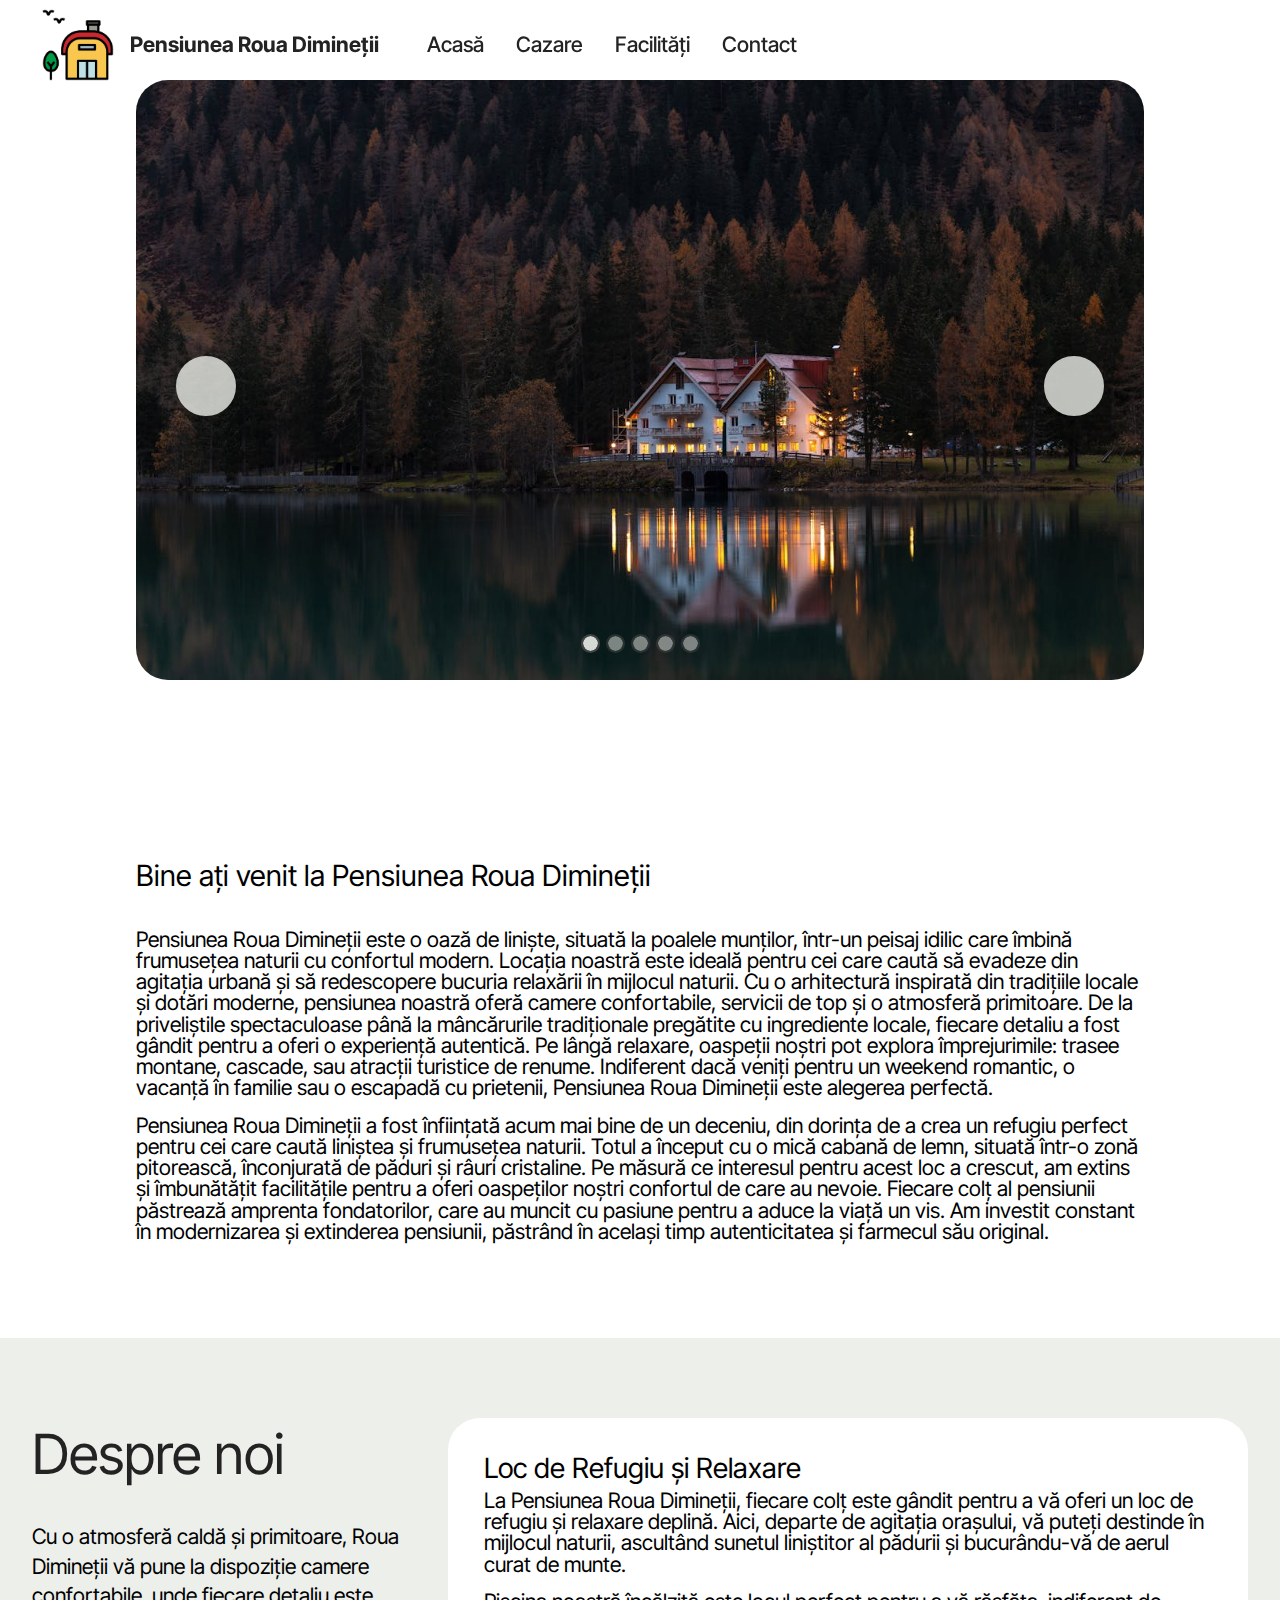
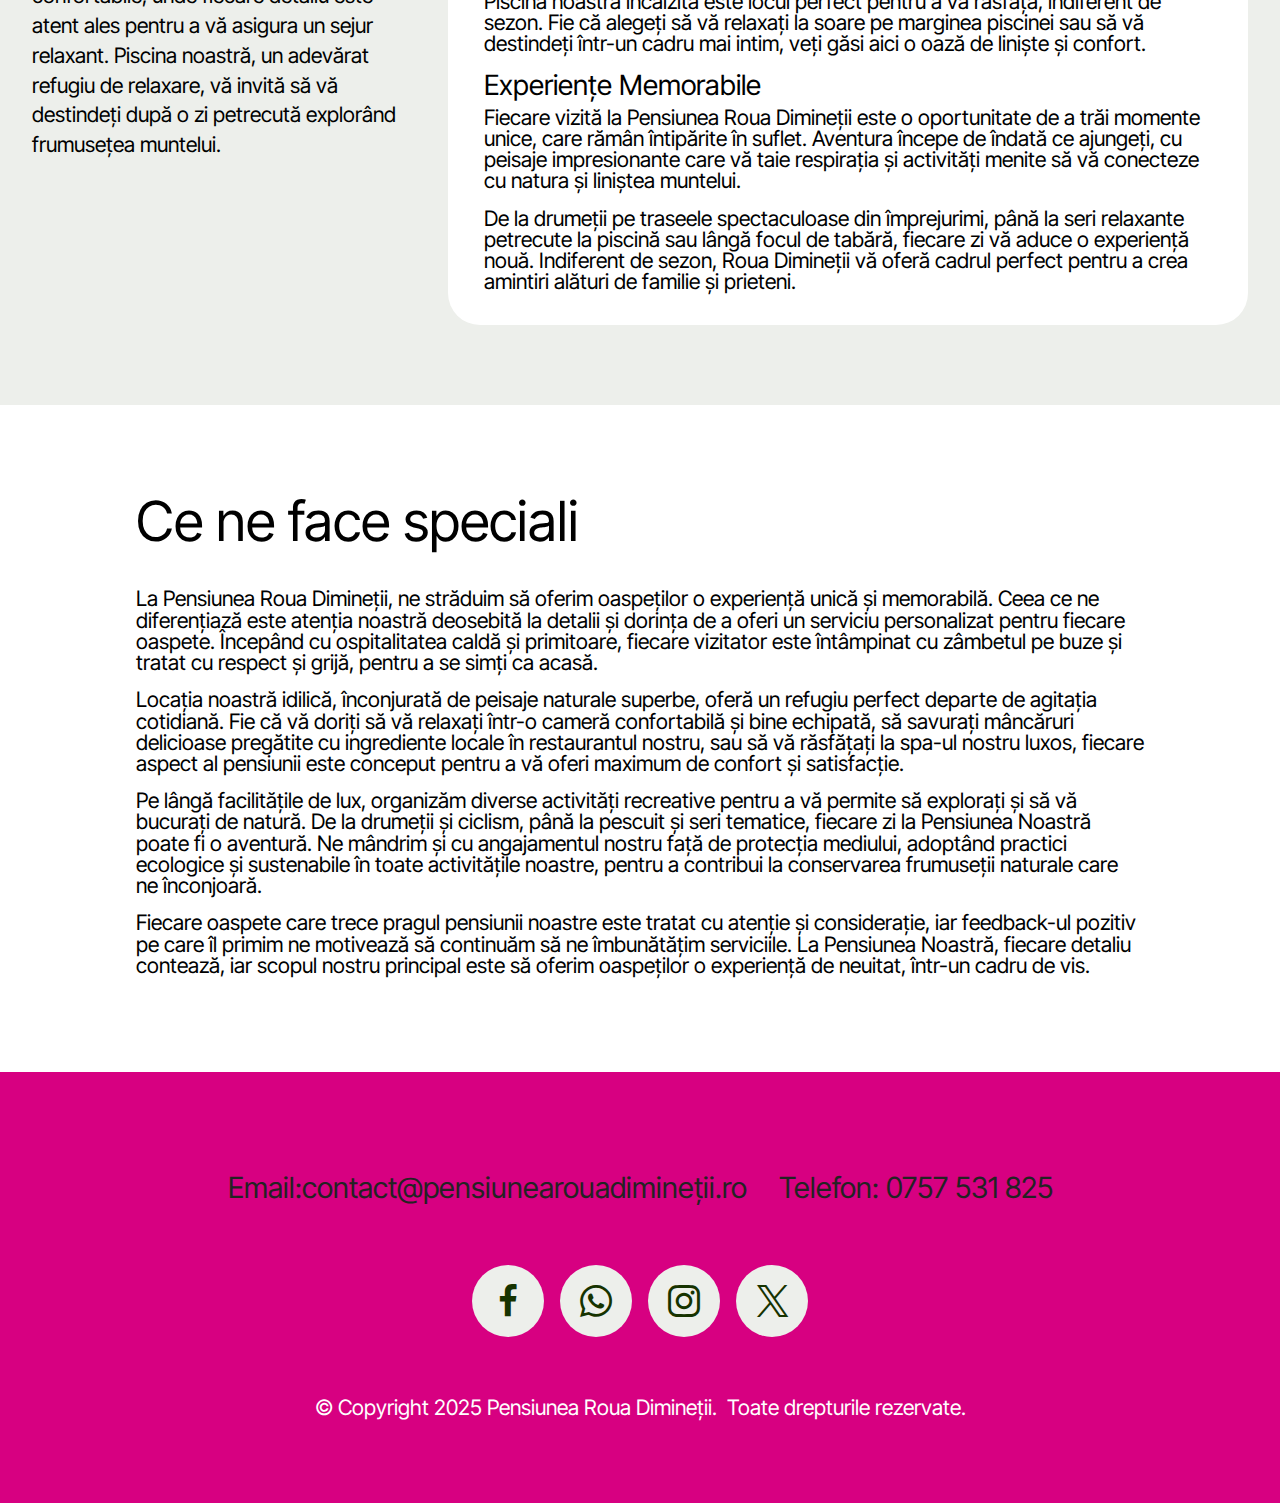
<file: index.html>
<!DOCTYPE html>
<html lang="ro">
  <head>
    <meta charset="utf-8" />
  
    <meta name="author" content="Milaș Mihaela" />
    <meta
      name="keywords"
      content="Pensiunea Roua Dimineții, cameră standard, cameră deluxe, apartament, contact, confort"
    />
    <meta
      name="description"
      content="Descoperă pensiunea Roua Dimineții,
     un loc de poveste situat în inima naturii.
      Bucură-te de peisaje spectaculoase, confort deosebit și
       ospitalitate autentică. Planifică vacanța perfectă la noi!"
    />
    <link rel="preconnect" href="https://fonts.googleapis.com" />
    <link rel="preconnect" href="https://fonts.gstatic.com" crossorigin />

    <title>Pensiunea Roua Dimineții</title>
    <link href="style.css" rel="stylesheet">
   
    <link rel="stylesheet" href="assets/bootstrap/css/bootstrap.min.css" />
    <link rel="stylesheet" href="assets/bootstrap/css/bootstrap-grid.min.css" />
    <link
      rel="stylesheet"
      href="assets/bootstrap/css/bootstrap-reboot.min.css"
    />
    <link rel="stylesheet" href="assets/dropdown/css/style.css" />
    <link rel="stylesheet" href="assets/socicon/css/styles.css" />
    <link rel="stylesheet" href="assets/theme/css/style.css" />
    <link
      rel="preload"
      href="https://fonts.googleapis.com/css2?family=Inter+Tight:wght@400;700&display=swap&display=swap"
      as="style"
      onload="this.onload=null;this.rel='stylesheet'"
    />
    <noscript
      ><link
        rel="stylesheet"
        href="https://fonts.googleapis.com/css2?family=Inter+Tight:wght@400;700&display=swap&display=swap"
    /></noscript>
    
    <link
      rel="stylesheet"
      href="assets/mobirise/css/mbr-additional.css?v=awkUh8"
      type="text/css"
    />
  </head>
  <body>
    <div
      data-bs-version="5.1"
      class="menu menu6 cid-uAdu2lOcfz"
      id="menu06-0"
    >
      <nav
        class="navbar navbar-dropdown opacityScroll navbar-fixed-top navbar-expand-lg"
      >
        <div class="container">
          <div class="navbar-brand">
            <span class="navbar-logo">
              
                <img
                  src="assets/images/logo.png"
                  alt="o căsuță galbenă lângă un copac și cateva păsări"
                  style="height: 4.5rem"
                />
             
            </span>
            <span class="navbar-caption-wrap"
              > <span
                class="navbar-caption text-black display-4">
                Pensiunea Roua Dimineții</span>
              </span
            >
          </div>
          <button
            class="navbar-toggler"
            type="button"
            data-toggle="collapse"
            data-bs-toggle="collapse"
            data-target="#navbarSupportedContent"
            data-bs-target="#navbarSupportedContent"
            aria-controls="navbarNavAltMarkup"
            aria-expanded="false"
            aria-label="Toggle navigation"
          >
            <span class="hamburger">
              <span></span>
              <span></span>
              <span></span>
              <span></span>
            </span>
          </button>
          <div
            class="collapse navbar-collapse opacityScroll"
            id="navbarSupportedContent"
          >
            <ul
              class="navbar-nav nav-dropdown nav-right"
              data-app-modern-menu="true"
            >
              <li class="nav-item">
                <a
                  class="nav-link link text-black text-primary display-4"
                  href="index.html"
                  >Acasă</a
                >
              </li>
              <li class="nav-item">
                <a
                  class="nav-link link text-black text-primary display-4"
                  href="cazare.html"
                  >Cazare</a
                >
              </li>
              <li class="nav-item">
                <a
                  class="nav-link link text-black text-primary display-4"
                  href="Facilități.html"
                  aria-expanded="false"
                  >Facilități</a
                >
              </li>
              <li class="nav-item">
                <a
                  class="nav-link link text-black text-primary display-4"
                  href="Contact.html"
                  >Contact</a
                >
              </li>
            </ul>
          </div>
        </div>
      </nav>
    </div>

    <div
      data-bs-version="5.1"
      class="slider05 cid-uAduwRUQ8v"
      id="slider05-1"
    >
      <div class="container">
        <div class="row justify-content-center">
          <div class="col-12 col-md-10">
            <div
              class="carousel slide carousel-fade"
              id="uAeayOxYwM"
              data-interval="5000"
              data-bs-interval="5000"
            >
              <ol class="carousel-indicators">
                <li
                  data-slide-to="0"
                  data-bs-slide-to="0"
                  class="active"
                  data-target="#uAeayOxYwM"
                  data-bs-target="#uAeayOxYwM"
                ></li>
                <li
                  data-slide-to="1"
                  data-bs-slide-to="1"
                  class=""
                  data-target="#uAeayOxYwM"
                  data-bs-target="#uAeayOxYwM"
                ></li>
                <li
                  data-slide-to="2"
                  data-bs-slide-to="2"
                  class=""
                  data-target="#uAeayOxYwM"
                  data-bs-target="#uAeayOxYwM"
                ></li>
                <li
                  data-slide-to="3"
                  data-bs-slide-to="3"
                  class=""
                  data-target="#uAeayOxYwM"
                  data-bs-target="#uAeayOxYwM"
                ></li>
                <li
                  data-slide-to="4"
                  data-bs-slide-to="4"
                  class=""
                  data-target="#uAeayOxYwM"
                  data-bs-target="#uAeayOxYwM"
                ></li>
              </ol>
              <div class="carousel-inner">
                <div class="carousel-item slider-image item active">
                  <div class="item-wrapper">
                    <img
                      class="d-block w-100"
                      src="assets/images/pensiunea.jpg"
                      alt="o pensiune frumoasă în mijlocul pădurii lângă un lac"
                      data-slide-to="0"
                      data-bs-slide-to="0"
                    />
                  </div>
                </div>
                <div class="carousel-item slider-image item">
                  <div class="item-wrapper">
                    <img
                      class="d-block w-100"
                      src="assets/images/receptie.jpg"
                      alt="recepția pensiunii într-un stil clasic și un domn în centru care își acoperă fața"
                      data-slide-to="1"
                      data-bs-slide-to="1"
                    />
                  </div>
                </div>
                <div class="carousel-item slider-image item">
                  <div class="item-wrapper">
                    <img
                      class="d-block w-100"
                      src="assets/images/sala-de-mese.png"
                      alt="sala de mese a pensiunii cu mese de lemn și scaune negre"
                      data-slide-to="2"
                      data-bs-slide-to="2"
                    />
                  </div>
                </div>
                <div class="carousel-item slider-image item">
                  <div class="item-wrapper">
                    <img
                      class="d-block w-100"
                      src="assets/images/pool.png"
                      alt="o piscină cu vedere la munte"
                      data-slide-to="3"
                      data-bs-slide-to="3"
                    />
                  </div>
                </div>
                <div class="carousel-item slider-image item">
                  <div class="item-wrapper">
                    <img
                      class="d-block w-100"
                      src="assets/images/pool-view.png"
                      alt="piscina dintr-o altă perspectivă cu o femeie în ea"
                      data-slide-to="4"
                      data-bs-slide-to="4"
                    />
                  </div>
                </div>
              </div>
              <a
                class="carousel-control carousel-control-prev"
                role="button"
                data-slide="prev"
                data-bs-slide="prev"
                href="#uAeayOxYwM"
              >
                <span
                  class="mobi-mbri mobi-mbri-arrow-prev"
                  aria-hidden="true"
                ></span>
                <span class="sr-only visually-hidden">Previous</span>
              </a>
              <a
                class="carousel-control carousel-control-next"
                role="button"
                data-slide="next"
                data-bs-slide="next"
                href="#uAeayOxYwM"
              >
                <span
                  class="mobi-mbri mobi-mbri-arrow-next"
                  aria-hidden="true"
                ></span>
                <span class="sr-only visually-hidden">Next</span>
              </a>
            </div>
          </div>
        </div>
      </div>
    </div>

    <section
      data-bs-version="5.1"
      class="article12 cid-uAdybDW4z7"
      id="article12-2"
    >
      <div class="container">
        <div class="row justify-content-center">
          <div class="col-md-12 col-lg-10">
            <h1 class="mbr-section-title mbr-fonts-style mb-4 mt-0 display-5">
              Bine ați venit la Pensiunea Roua Dimineții
            </h1>

            <div class="mbr-text mbr-fonts-style display-7">
              <p>Pensiunea Roua Dimineții este o oază de liniște, situată la
              poalele munților, într-un peisaj idilic care îmbină frumusețea
              naturii cu confortul modern. Locația noastră este ideală pentru
              cei care caută să evadeze din agitația urbană și să redescopere
              bucuria relaxării în mijlocul naturii. Cu o arhitectură inspirată
              din tradițiile locale și dotări moderne, pensiunea noastră oferă
              camere confortabile, servicii de top și o atmosferă primitoare. De
              la priveliștile spectaculoase până la mâncărurile tradiționale
              pregătite cu ingrediente locale, fiecare detaliu a fost gândit
              pentru a oferi o experiență autentică. Pe lângă relaxare, oaspeții
              noștri pot explora împrejurimile: trasee montane, cascade, sau
              atracții turistice de renume. Indiferent dacă veniți pentru un
              weekend romantic, o vacanță în familie sau o escapadă cu
              prietenii, Pensiunea Roua Dimineții este alegerea perfectă.</p>
              <p>Pensiunea Roua Dimineții a fost înființată acum mai bine de
              un deceniu, din dorința de a crea un refugiu perfect pentru cei
              care caută liniștea și frumusețea naturii. Totul a început cu o
              mică cabană de lemn, situată într-o zonă pitorească, înconjurată
              de păduri și râuri cristaline. Pe măsură ce interesul pentru acest
              loc a crescut, am extins și îmbunătățit facilitățile pentru a
              oferi oaspeților noștri confortul de care au nevoie. Fiecare colț
              al pensiunii păstrează amprenta fondatorilor, care au muncit cu
              pasiune pentru a aduce la viață un vis. Am investit constant în
              modernizarea și extinderea pensiunii, păstrând în același timp
              autenticitatea și farmecul său original.</p>
            </div>
          </div>
        </div>
      </div>
    </section>

    <section
      data-bs-version="5.1"
      class="article22 cid-uAdygdM6Vn"
      id="article22-3"
    >
      <div class="container">
        <div class="row justify-content-center">
          <div class="col-lg-4">
            <div class="col-12 col-md-12">
              <h2 class="mbr-section-title mbr-fonts-style mt-0 mb-4 display-2">
                Despre noi
              </h2>
              <p
                class="mbr-section-subtitle mbr-fonts-style mt-0 mb-4 display-7"
              >
                Cu o atmosferă caldă și primitoare, Roua Dimineții vă pune la
                dispoziție camere confortabile, unde fiecare detaliu este atent
                ales pentru a vă asigura un sejur relaxant. Piscina noastră, un
                adevărat refugiu de relaxare, vă invită să vă destindeți după o
                zi petrecută explorând frumusețea muntelui.
            </p>
            </div>
          </div>

          <div class="col-lg-8 side-features">
            <div class="item-wrapper align-left">
              <div class="counter-container mbr-text mbr-fonts-style display-7">
                <h3>Loc de Refugiu și Relaxare</h3>
                <p>
                  La Pensiunea Roua Dimineții, fiecare colț este gândit pentru a
                  vă oferi un loc de refugiu și relaxare deplină. Aici, departe
                  de agitația orașului, vă puteți destinde în mijlocul naturii,
                  ascultând sunetul liniștitor al pădurii și bucurându-vă de
                  aerul curat de munte.
                </p>
                
                <p>
                  Piscina noastră încălzită este locul perfect pentru a vă
                  răsfăța, indiferent de sezon. Fie că alegeți să vă relaxați la
                  soare pe marginea piscinei sau să vă destindeți într-un cadru
                  mai intim, veți găsi aici o oază de liniște și confort.
                </p>
               
                <h3>Experiențe Memorabile</h3>
                <p>
                  Fiecare vizită la Pensiunea Roua Dimineții este o oportunitate
                  de a trăi momente unice, care rămân întipărite în suflet.
                  Aventura începe de îndată ce ajungeți, cu peisaje
                  impresionante care vă taie respirația și activități menite să
                  vă conecteze cu natura și liniștea muntelui.
                </p>
                
                <p>
                  De la drumeții pe traseele spectaculoase din împrejurimi, până
                  la seri relaxante petrecute la piscină sau lângă focul de
                  tabără, fiecare zi vă aduce o experiență nouă. Indiferent de
                  sezon, Roua Dimineții vă oferă cadrul perfect pentru a crea
                  amintiri alături de familie și prieteni.
                </p>
              </div>
            </div>
          </div>
        </div>
      </div>
    </section>

    <section
      data-bs-version="5.1"
      class="article12 cid-uAdyjWzdwL"
      id="article12-4"
    >
      <div class="container">
        <div class="row justify-content-center">
          <div class="col-md-12 col-lg-10">
            <h2 class="mbr-section-title mbr-fonts-style mb-4 mt-0 display-2">
             Ce ne face speciali
            </h2>

            <div class="mbr-text mbr-fonts-style display-7">
              <p>La Pensiunea Roua Dimineții, ne străduim să oferim oaspeților o
              experiență unică și memorabilă. Ceea ce ne diferențiază este
              atenția noastră deosebită la detalii și dorința de a oferi un
              serviciu personalizat pentru fiecare oaspete. Începând cu
              ospitalitatea caldă și primitoare, fiecare vizitator este
              întâmpinat cu zâmbetul pe buze și tratat cu respect și grijă,
              pentru a se simți ca acasă.
              </p>
              <p>Locația noastră idilică, înconjurată de peisaje naturale
              superbe, oferă un refugiu perfect departe de agitația cotidiană.
              Fie că vă doriți să vă relaxați într-o cameră confortabilă și bine
              echipată, să savurați mâncăruri delicioase pregătite cu
              ingrediente locale în restaurantul nostru, sau să vă răsfățați la
              spa-ul nostru luxos, fiecare aspect al pensiunii este conceput
              pentru a vă oferi maximum de confort și satisfacție.
              </p>
              <p>Pe lângă facilitățile de lux, organizăm diverse activități
              recreative pentru a vă permite să explorați și să vă bucurați de
              natură. De la drumeții și ciclism, până la pescuit și seri
              tematice, fiecare zi la Pensiunea Noastră poate fi o aventură. Ne
              mândrim și cu angajamentul nostru față de protecția mediului,
              adoptând practici ecologice și sustenabile în toate activitățile
              noastre, pentru a contribui la conservarea frumuseții naturale
              care ne înconjoară.
              </p>
              <p>Fiecare oaspete care trece pragul pensiunii noastre este
              tratat cu atenție și considerație, iar feedback-ul pozitiv pe care
              îl primim ne motivează să continuăm să ne îmbunătățim serviciile.
              La Pensiunea Noastră, fiecare detaliu contează, iar scopul nostru
              principal este să oferim oaspeților o experiență de neuitat,
              într-un cadru de vis.</p>
            </div>
          </div>
        </div>
      </div>
    </section>

    <div
      data-bs-version="5.1"
      class="footer3 cid-uAdyri5epg"
      
      id="footer03-5"
    >
      <div class="container">
        <div class="row">
          <div class="row-links">
            <ul class="header-menu">
              <li class="header-menu-item mbr-fonts-style display-5">Email:contact@pensiunearouadimineții.ro</li>
              <li class="header-menu-item mbr-fonts-style display-5">Telefon: 0757 531 825</li>
            </ul>
          </div>

          <div class="col-12 mt-4">
            <div class="social-row">
              <div class="soc-item">
                <a href=https://facebook.com target="_blank">
                  <span
                    class="mbr-iconfont socicon socicon-facebook display-7"
                  ></span>
                </a>
              </div>
              <div class="soc-item">
                <a href=https://whatsapp.com target="_blank">
                  <span class="mbr-iconfont socicon-whatsapp socicon"></span>
                </a>
              </div>
              <div class="soc-item">
                <a href=https://instagram.com target="_blank">
                  <span class="mbr-iconfont socicon-instagram socicon"></span>
                </a>
              </div>
              <div class="soc-item">
                <a href=https://twitter.com target="_blank">
                  <span class="mbr-iconfont socicon-twitter socicon"></span>
                </a>
              </div>
            </div>
          </div>
          <div class="col-12 mt-5">
            <p class="mbr-fonts-style copyright display-7">
              © Copyright 2025 Pensiunea Roua Dimineții.&nbsp; Toate drepturile
              rezervate.
            </p>
          </div>
        </div>
      </div>
    </div>
    
    <script src="assets/bootstrap/js/bootstrap.bundle.min.js"></script>
    <script src="assets/smoothscroll/smooth-scroll.js"></script>
    <script src="assets/ytplayer/index.js"></script>
    <script src="assets/dropdown/js/navbar-dropdown.js"></script>
    <script src="assets/theme/js/script.js"></script>
  </body>
</html>
</file>
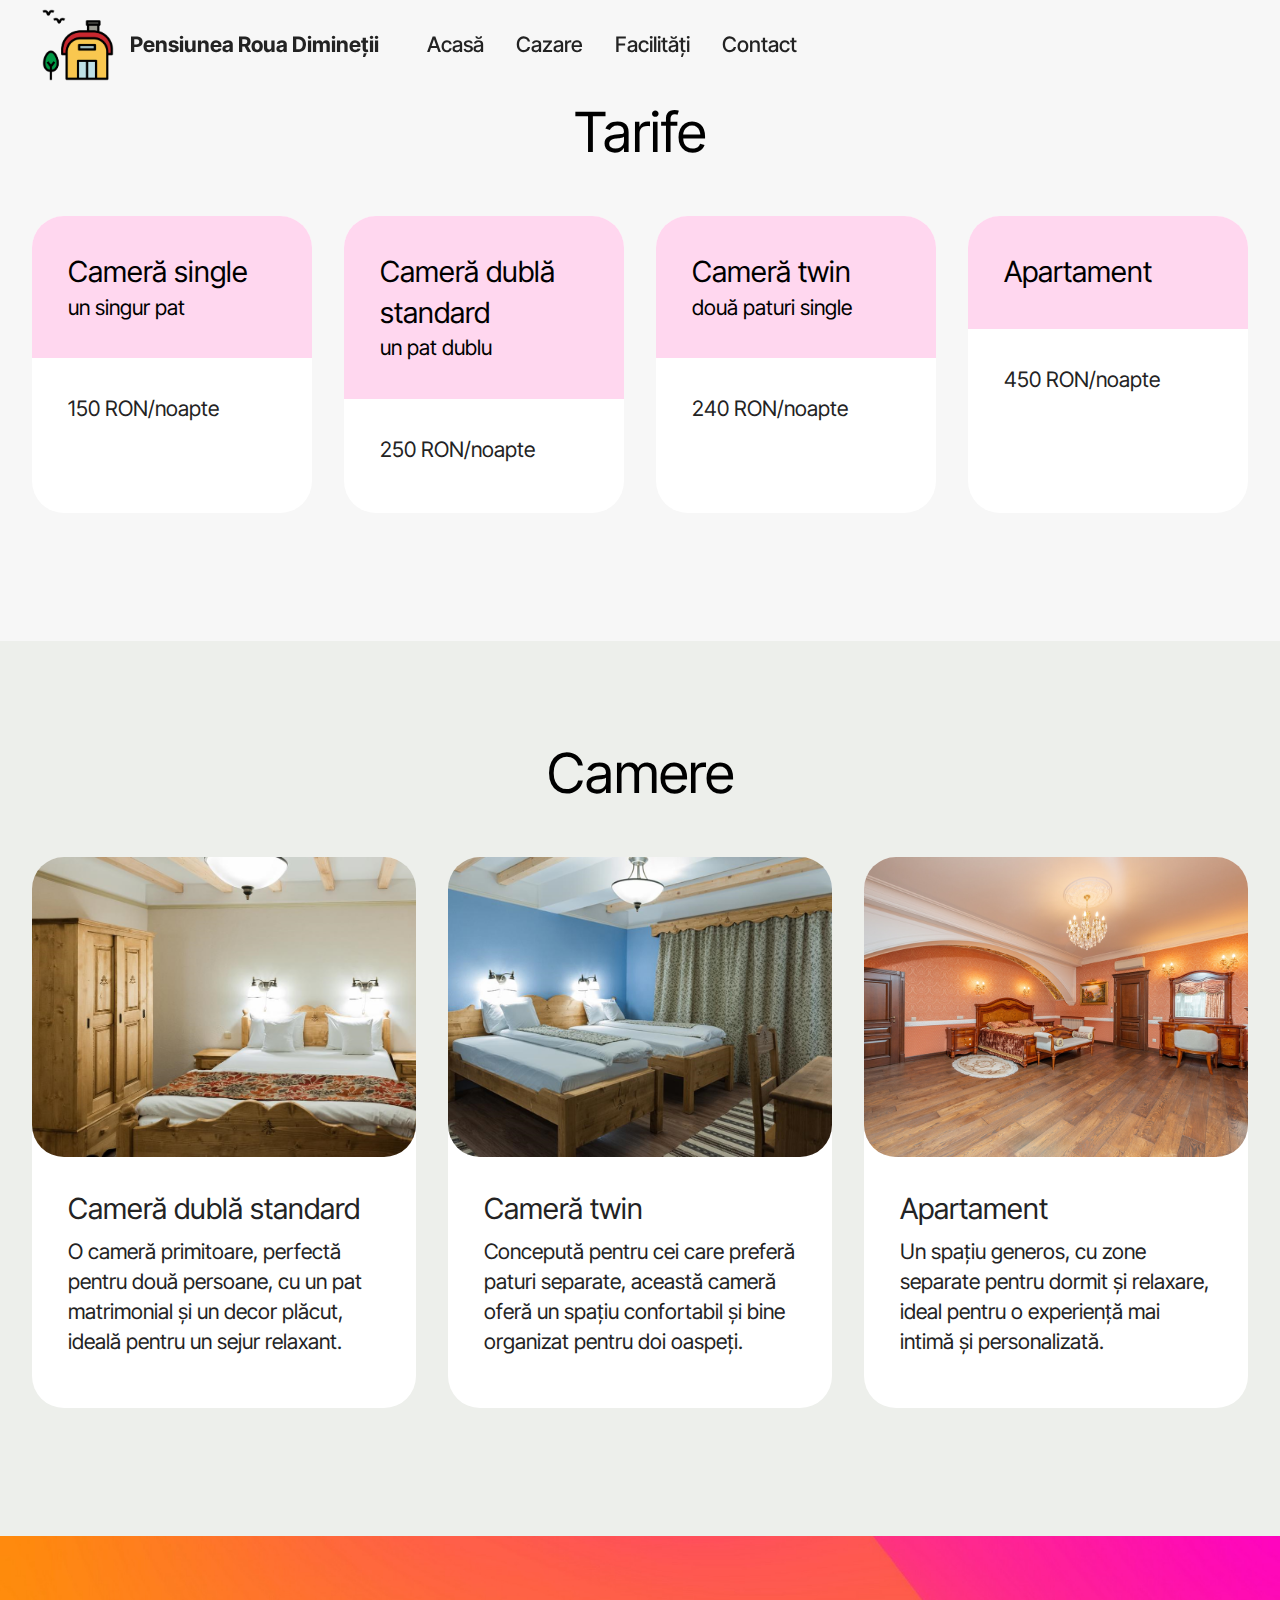
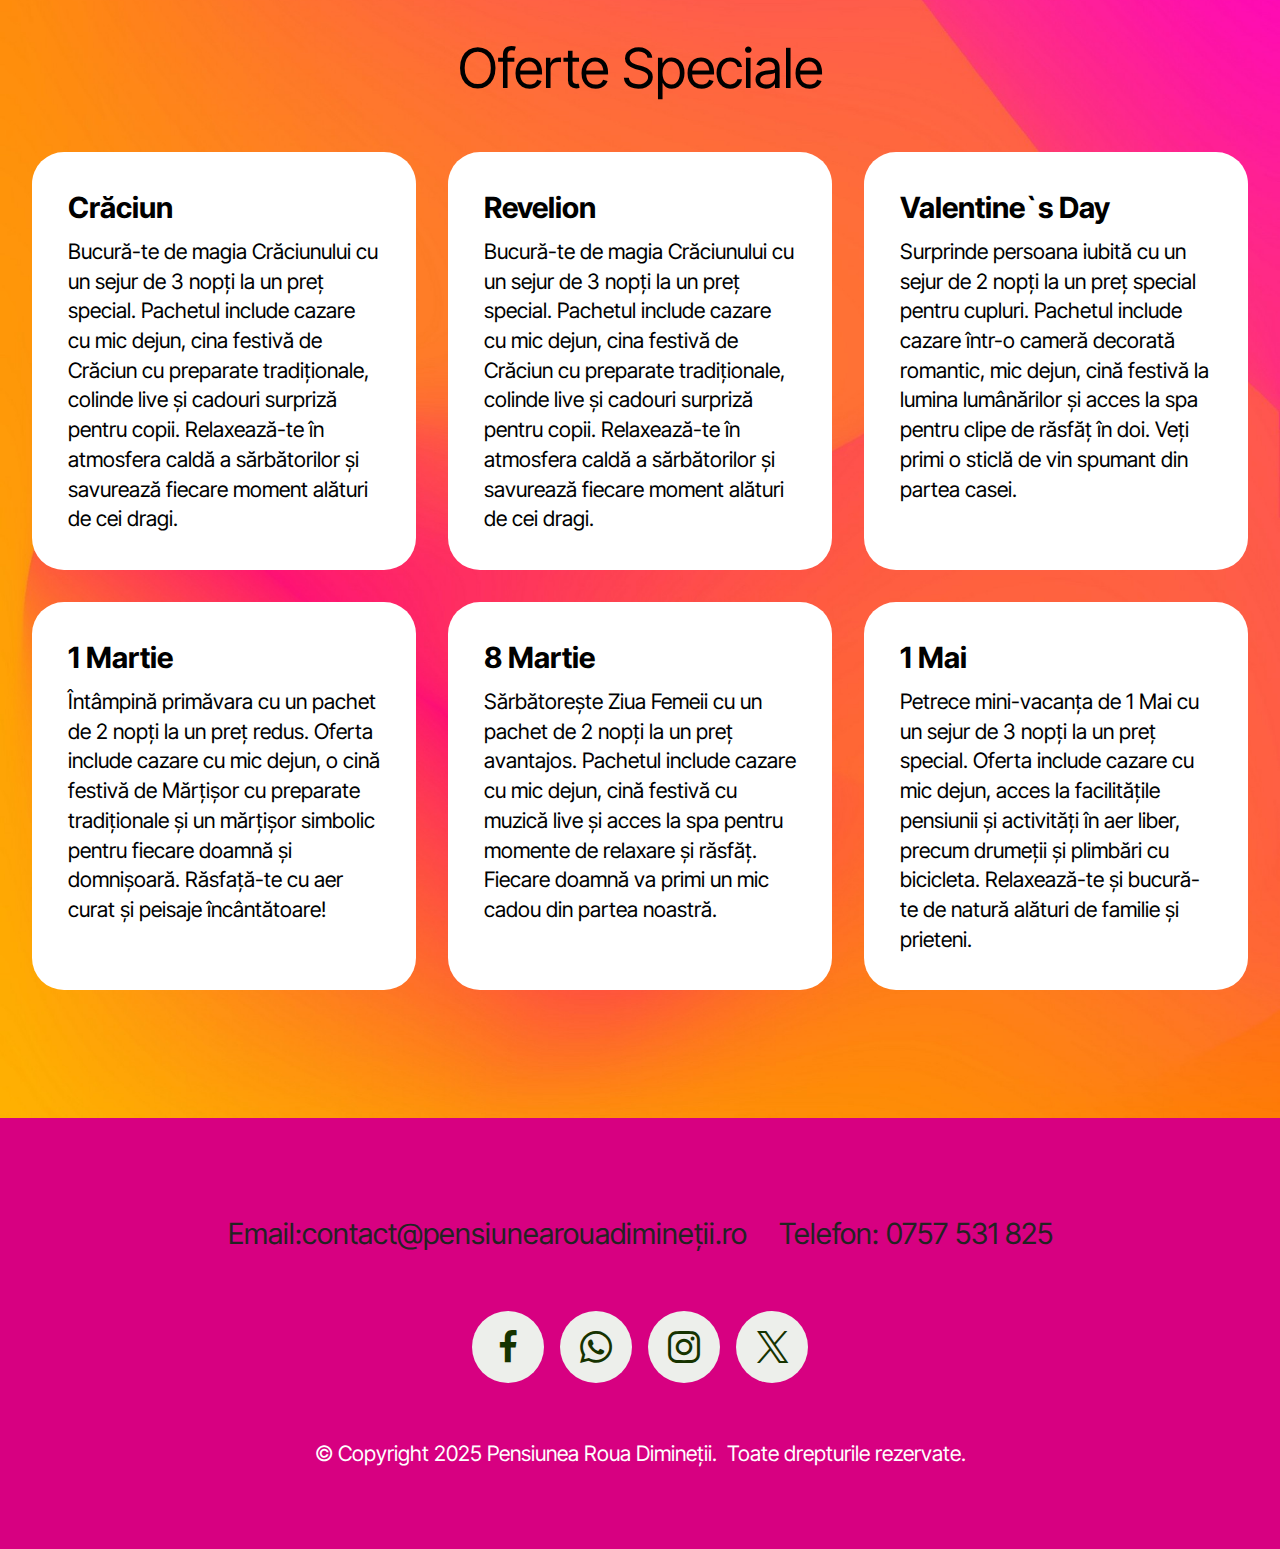
<file: cazare.html>
<!DOCTYPE html>
<html lang="ro">
  <head>
    <meta charset="utf-8" />

    <meta name="author" content="Milaș Mihaela" />
    <meta
      name="keywords"
      content="Pensiunea Roua Dimineții, cameră standard, cameră deluxe, apartament, contact, confort"
    />
    <meta
      name="description"
      content="Descoperă pensiunea Roua Dimineții,
     un loc de poveste situat în inima naturii.
      Bucură-te de peisaje spectaculoase, confort deosebit și
       ospitalitate autentică. Planifică vacanța perfectă la noi!"
    />
    <link rel="preconnect" href="https://fonts.googleapis.com" />
    <link rel="preconnect" href="https://fonts.gstatic.com" crossorigin />

    <title>Cazare</title>
    <link href="style.css" rel="stylesheet">
    <link
      rel="stylesheet"
      href="assets/web/assets/mobirise-icons2/mobirise2.css"
    />
    <link rel="stylesheet" href="assets/bootstrap/css/bootstrap.min.css" />
    <link rel="stylesheet" href="assets/bootstrap/css/bootstrap-grid.min.css" />
    <link
      rel="stylesheet"
      href="assets/bootstrap/css/bootstrap-reboot.min.css"
    />
    <link rel="stylesheet" href="assets/dropdown/css/style.css" />
    <link rel="stylesheet" href="assets/socicon/css/styles.css" />
    <link rel="stylesheet" href="assets/theme/css/style.css" />
    <link
      rel="preload"
      href="https://fonts.googleapis.com/css2?family=Inter+Tight:wght@400;700&display=swap&display=swap"
      as="style"
      onload="this.onload=null;this.rel='stylesheet'"
    />
    <noscript
      ><link
        rel="stylesheet"
        href="https://fonts.googleapis.com/css2?family=Inter+Tight:wght@400;700&display=swap&display=swap"
    /></noscript>
    <link
      rel="preload"
      as="style"
      href="assets/mobirise/css/mbr-additional.css?v=Vne6iZ"
    />
    <link
      rel="stylesheet"
      href="assets/mobirise/css/mbr-additional.css?v=Vne6iZ"
      type="text/css"
    />
  </head>
  <body>
    <div
      data-bs-version="5.1"
      class="menu menu6 cid-uAdu2lOcfz"
      id="menu06-6"
    >
      <nav
        class="navbar navbar-dropdown opacityScroll navbar-fixed-top navbar-expand-lg"
      >
        <div class="container">
          <div class="navbar-brand">
            <span class="navbar-logo">
              <img
                src="assets/images/logo.png"
                alt="o căsuță galbenă lângă un copac și cateva păsări"
                style="height: 4.5rem"
              />
            </span>
            <span class="navbar-caption-wrap"
              ><span class="navbar-caption text-black display-4"
                >Pensiunea Roua Dimineții</span
              ></span
            >
          </div>
          <button
            class="navbar-toggler"
            type="button"
            data-toggle="collapse"
            data-bs-toggle="collapse"
            data-target="#navbarSupportedContent"
            data-bs-target="#navbarSupportedContent"
            aria-controls="navbarNavAltMarkup"
            aria-expanded="false"
            aria-label="Toggle navigation"
          >
            <span class="hamburger">
              <span></span>
              <span></span>
              <span></span>
              <span></span>
            </span>
          </button>
          <div
            class="collapse navbar-collapse opacityScroll"
            id="navbarSupportedContent"
          >
            <ul
              class="navbar-nav nav-dropdown nav-right"
              data-app-modern-menu="true"
            >
              <li class="nav-item">
                <a
                  class="nav-link link text-black text-primary display-4"
                  href="index.html"
                  >Acasă</a
                >
              </li>
              <li class="nav-item">
                <a
                  class="nav-link link text-black text-primary display-4"
                  href="cazare.html"
                  >Cazare</a
                >
              </li>
              <li class="nav-item">
                <a
                  class="nav-link link text-black text-primary display-4"
                  href="Facilități.html"
                  aria-expanded="false"
                  >Facilități</a
                >
              </li>
              <li class="nav-item">
                <a
                  class="nav-link link text-black text-primary display-4"
                  href="Contact.html"
                  >Contact</a
                >
              </li>
            </ul>
          </div>
        </div>
      </nav>
    </div>

    <section
      data-bs-version="5.1"
      class="pricing1 cid-uAdI3I5K5G"
      id="pricing01-8"
    >
      <div class="container">
        <div class="row justify-content-center">
          <div class="col-12 content-head">
            <div class="mbr-section-head mb-5">
              <h1
                class="mbr-section-title mbr-fonts-style align-center mb-0 display-2"
              >
                Tarife
              </h1>
            </div>
          </div>
        </div>
        <div class="row">
          <div
            class="item features-without-image col-12 col-md-6 col-lg-3 item-mb"
          >
            <div class="item-wrapper">
              <div class="item-head">
                <h2 class="item-title mbr-fonts-style mb-0 display-5">
                  Cameră single
                </h2>
                <p class="item-subtitle mbr-fonts-style mt-0 mb-0 display-7">
                  un singur pat
                </p>
              </div>
              <div class="item-content">
                <p class="mbr-text mbr-fonts-style display-7">150 RON/noapte</p>
              </div>
            </div>
          </div>

          <div
            class="item features-without-image col-12 col-md-6 col-lg-3 item-mb"
          >
            <div class="item-wrapper">
              <div class="item-head">
                <h2 class="item-title mbr-fonts-style mb-0 display-5">
                  Cameră dublă standard
                </h2>
                <p class="item-subtitle mbr-fonts-style mt-0 mb-0 display-7">
                  un pat dublu
                </p>
              </div>
              <div class="item-content">
                <p class="mbr-text mbr-fonts-style display-7">250 RON/noapte</p>
              </div>
            </div>
          </div>

          <div
            class="item features-without-image col-12 col-md-6 col-lg-3 item-mb"
          >
            <div class="item-wrapper">
              <div class="item-head">
                <h2 class="item-title mbr-fonts-style mb-0 display-5">
                  Cameră twin
                </h2>
                <p class="item-subtitle mbr-fonts-style mt-0 mb-0 display-7">
                  două paturi single
                </p>
              </div>
              <div class="item-content">
                <p class="mbr-text mbr-fonts-style display-7">240 RON/noapte</p>
              </div>
            </div>
          </div>
          <div
            class="item features-without-image col-12 col-md-6 col-lg-3 item-mb"
          >
            <div class="item-wrapper">
              <div class="item-head">
                <h2 class="item-title mbr-fonts-style mb-0 display-5">
                  Apartament
                </h2>
              </div>
              <div class="item-content">
                <p class="mbr-text mbr-fonts-style display-7">450 RON/noapte</p>
              </div>
            </div>
          </div>
        </div>
      </div>
    </section>

    <section
      data-bs-version="5.1"
      class="features4 start cid-uAdIm6ek0a"
      id="features04-9"
    >
      <div class="container">
        <div class="row justify-content-center">
          <div class="col-12 content-head">
            <div class="mbr-section-head mb-5">
              <h2
                class="mbr-section-title mbr-fonts-style align-center mb-0 display-2"
              >
                Camere
              </h2>
            </div>
          </div>
        </div>
        <div class="row">
          <div class="item features-image col-12 col-md-6 col-lg-4">
            <div class="item-wrapper">
              <div class="item-img">
                <img
                  src="assets/images/standard.png"
                  alt="imaginea unei camere cu un pat dublu în centru și un dulap din lemn în partea stângă"
                />
              </div>
              <div class="item-content">
                <h3 class="item-title mbr-fonts-style display-5">
                  Cameră dublă standard
                </h3>
                <p class="mbr-text mbr-fonts-style display-7">
                  O cameră primitoare, perfectă pentru două persoane, cu un pat
                  matrimonial și un decor plăcut, ideală pentru un sejur
                  relaxant.
                </p>
              </div>
            </div>
          </div>
          <div class="item features-image col-12 col-md-6 col-lg-4">
            <div class="item-wrapper">
              <div class="item-img">
                <img
                  src="assets/images/twin.png"
                  alt="imaginea unei camere cu 2 paturi de o persoană din lemn"
                />
              </div>
              <div class="item-content">
                <h3 class="item-title mbr-fonts-style display-5">
                  Cameră twin
                </h3>
                <p class="mbr-text mbr-fonts-style display-7">
                  Concepută pentru cei care preferă paturi separate, această
                  cameră oferă un spațiu confortabil și bine organizat pentru
                  doi oaspeți.
                </p>
              </div>
            </div>
          </div>
          <div class="item features-image col-12 col-md-6 col-lg-4">
            <div class="item-wrapper">
              <div class="item-img">
                <img
                  src="assets/images/apartament.png"
                  alt="imaginea unei camere mari cu un pat din lemn, o masă de machiaj și o comodă"
                />
              </div>
              <div class="item-content">
                <h3 class="item-title mbr-fonts-style display-5">Apartament</h3>
                <p class="mbr-text mbr-fonts-style display-7">
                  Un spațiu generos, cu zone separate pentru dormit și relaxare,
                  ideal pentru o experiență mai intimă și personalizată.
                </p>
              </div>
            </div>
          </div>
        </div>
      </div>
    </section>

    <section
      data-bs-version="5.1"
      class="features032 cid-uAdIrvQtwY"
      id="features032-a"
    >
      <div class="container">
        <div class="row justify-content-center">
          <div class="col-12 mb-5 content-head">
            <h2
              class="mbr-section-title mbr-fonts-style align-center mb-0 display-2"
            >
              Oferte Speciale
            </h2>
          </div>
        </div>
        <div class="row">
          <div
            class="item features-without-image col-12 col-lg-4 active item-mb"
          >
            <div class="item-wrapper">
              <div class="card-box align-left">
                <p class="card-title mbr-fonts-style display-5">
                  <strong>Crăciun</strong>
                </p>
                <p class="card-text mbr-fonts-style display-7">
                  Bucură-te de magia Crăciunului cu un sejur de 3 nopți la un
                  preț special. Pachetul include cazare cu mic dejun, cina
                  festivă de Crăciun cu preparate tradiționale, colinde live și
                  cadouri surpriză pentru copii. Relaxează-te în atmosfera caldă
                  a sărbătorilor și savurează fiecare moment alături de cei
                  dragi.
                </p>
              </div>
            </div>
          </div>
          <div class="item features-without-image col-12 col-lg-4 item-mb">
            <div class="item-wrapper">
              <div class="card-box align-left">
                <p class="card-title mbr-fonts-style display-5">
                  <strong>Revelion</strong>
                </p>
                <p class="card-text mbr-fonts-style display-7">
                  Bucură-te de magia Crăciunului cu un sejur de 3 nopți la un
                  preț special. Pachetul include cazare cu mic dejun, cina
                  festivă de Crăciun cu preparate tradiționale, colinde live și
                  cadouri surpriză pentru copii. Relaxează-te în atmosfera caldă
                  a sărbătorilor și savurează fiecare moment alături de cei
                  dragi.
                </p>
              </div>
            </div>
          </div>
          <div class="item features-without-image col-12 col-lg-4 item-mb">
            <div class="item-wrapper">
              <div class="card-box align-left">
                <p class="card-title mbr-fonts-style display-5">
                  <strong>Valentine`s Day</strong>
                </p>
                <p class="card-text mbr-fonts-style display-7">
                  Surprinde persoana iubită cu un sejur de 2 nopți la un preț
                  special pentru cupluri. Pachetul include cazare într-o cameră
                  decorată romantic, mic dejun, cină festivă la lumina
                  lumânărilor și acces la spa pentru clipe de răsfăț în doi.
                  Veți primi o sticlă de vin spumant din partea casei.
                </p>
              </div>
            </div>
          </div>
          <div class="item features-without-image col-12 col-lg-4 item-mb">
            <div class="item-wrapper">
              <div class="card-box align-left">
                <p class="card-title mbr-fonts-style display-5">
                  <strong>1 Martie</strong>
                </p>
                <p class="card-text mbr-fonts-style display-7">
                  Întâmpină primăvara cu un pachet de 2 nopți la un preț redus.
                  Oferta include cazare cu mic dejun, o cină festivă de Mărțișor
                  cu preparate tradiționale și un mărțișor simbolic pentru
                  fiecare doamnă și domnișoară. Răsfață-te cu aer curat și
                  peisaje încântătoare!
                </p>
              </div>
            </div>
          </div>
          <div class="item features-without-image col-12 col-lg-4 item-mb">
            <div class="item-wrapper">
              <div class="card-box align-left">
                <p class="card-title mbr-fonts-style display-5">
                  <strong>8 Martie</strong>
                </p>
                <p class="card-text mbr-fonts-style display-7">
                  Sărbătorește Ziua Femeii cu un pachet de 2 nopți la un preț
                  avantajos. Pachetul include cazare cu mic dejun, cină festivă
                  cu muzică live și acces la spa pentru momente de relaxare și
                  răsfăț. Fiecare doamnă va primi un mic cadou din partea
                  noastră.
                </p>
              </div>
            </div>
          </div>
          <div class="item features-without-image col-12 col-lg-4 item-mb">
            <div class="item-wrapper">
              <div class="card-box align-left">
                <p class="card-title mbr-fonts-style display-5">
                  <strong>1 Mai</strong>
                </p>
                <p class="card-text mbr-fonts-style display-7">
                  Petrece mini-vacanța de 1 Mai cu un sejur de 3 nopți la un
                  preț special. Oferta include cazare cu mic dejun, acces la
                  facilitățile pensiunii și activități în aer liber, precum
                  drumeții și plimbări cu bicicleta. Relaxează-te și bucură-te
                  de natură alături de familie și prieteni.
                </p>
              </div>
            </div>
          </div>
        </div>
      </div>
    </section>

    <div
      data-bs-version="5.1"
      class="footer3 cid-uAdyri5epg"
      id="footer03-7"
    >
      <div class="container">
        <div class="row">
          <div class="row-links">
            <ul class="header-menu">
              <li class="header-menu-item mbr-fonts-style display-5">Email:contact@pensiunearouadimineții.ro</li>
              <li class="header-menu-item mbr-fonts-style display-5">Telefon: 0757 531 825</li>
            </ul>
          </div>

          <div class="col-12 mt-4">
            <div class="social-row">
              <div class="soc-item">
                <a href="https://facebook.com" target="_blank">
                  <span
                    class="mbr-iconfont socicon socicon-facebook display-7"
                  ></span>
                </a>
              </div>
              <div class="soc-item">
                <a href="https://whatsapp.com" target="_blank">
                  <span class="mbr-iconfont socicon-whatsapp socicon"></span>
                </a>
              </div>
              <div class="soc-item">
                <a href="https://instagram.com" target="_blank">
                  <span class="mbr-iconfont socicon-instagram socicon"></span>
                </a>
              </div>
              <div class="soc-item">
                <a href="https://twitter.com" target="_blank">
                  <span class="mbr-iconfont socicon-twitter socicon"></span>
                </a>
              </div>
            </div>
          </div>
          <div class="col-12 mt-5">
            <p class="mbr-fonts-style copyright display-7">
              © Copyright 2025 Pensiunea Roua Dimineții.&nbsp; Toate drepturile
              rezervate.
            </p>
          </div>
        </div>
      </div>
    </div>
   
    <script src="assets/bootstrap/js/bootstrap.bundle.min.js"></script>
    <script src="assets/smoothscroll/smooth-scroll.js"></script>
    <script src="assets/ytplayer/index.js"></script>
    <script src="assets/dropdown/js/navbar-dropdown.js"></script>
    <script src="assets/theme/js/script.js"></script>
  </body>
</html>
</file>
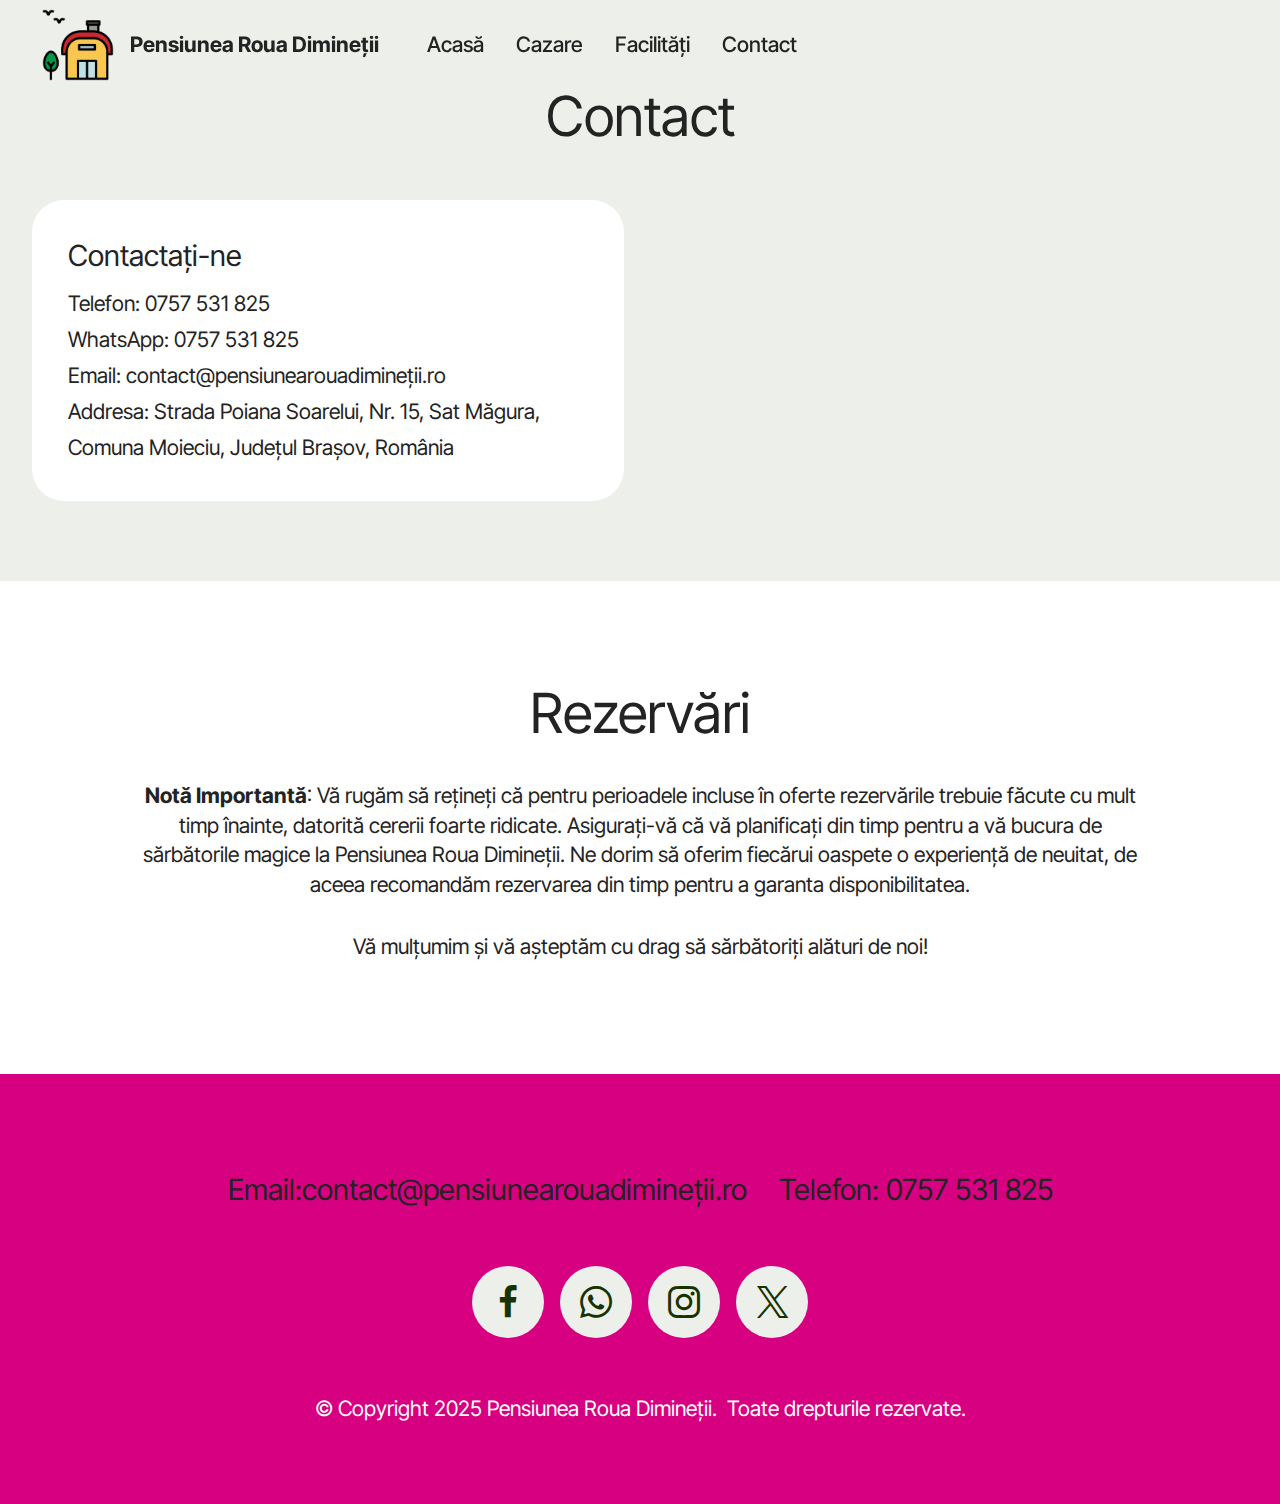
<file: Contact.html>
<!DOCTYPE html>
<html lang="ro">
  <head>
    <meta charset="utf-8" />

    <meta name="author" content="Milaș Mihaela" />
    <meta
      name="keywords"
      content="Pensiunea Roua Dimineții, cameră standard, cameră deluxe, apartament, contact, confort"
    />
    <meta
      name="description"
      content="Descoperă pensiunea Roua Dimineții,
     un loc de poveste situat în inima naturii.
      Bucură-te de peisaje spectaculoase, confort deosebit și
       ospitalitate autentică. Planifică vacanța perfectă la noi!"
    />
    <link rel="preconnect" href="https://fonts.googleapis.com" />
    <link rel="preconnect" href="https://fonts.gstatic.com" crossorigin />
  <title>Contact</title>
  <link href="style.css" rel="stylesheet" />
  <link rel="stylesheet" href="assets/web/assets/mobirise-icons2/mobirise2.css">
  <link rel="stylesheet" href="assets/bootstrap/css/bootstrap.min.css">
  <link rel="stylesheet" href="assets/bootstrap/css/bootstrap-grid.min.css">
  <link rel="stylesheet" href="assets/bootstrap/css/bootstrap-reboot.min.css">
  <link rel="stylesheet" href="assets/dropdown/css/style.css">
  <link rel="stylesheet" href="assets/socicon/css/styles.css">
  <link rel="stylesheet" href="assets/theme/css/style.css">
  <link rel="preload" href="https://fonts.googleapis.com/css2?family=Inter+Tight:wght@400;700&display=swap&display=swap" as="style" onload="this.onload=null;this.rel='stylesheet'">
  <noscript><link rel="stylesheet" href="https://fonts.googleapis.com/css2?family=Inter+Tight:wght@400;700&display=swap&display=swap"></noscript>
  <link rel="preload" as="style" href="assets/mobirise/css/mbr-additional.css?v=OnGRJx"><link rel="stylesheet" href="assets/mobirise/css/mbr-additional.css?v=OnGRJx" type="text/css">

  
  
  
</head>
<body>
  
  <div data-bs-version="5.1" class="menu menu6 cid-uAdu2lOcfz" id="menu06-h">
	

	<nav class="navbar navbar-dropdown opacityScroll navbar-fixed-top navbar-expand-lg">
		<div class="container">
			<div class="navbar-brand">
				<span class="navbar-logo">

						<img src="assets/images/logo.png" alt="o căsuță galbenă lângă un copac și cateva păsări" style="height: 4.5rem;">
				</span>
				<span class="navbar-caption-wrap"><span class="navbar-caption text-black display-4">Pensiunea Roua Dimineții</span></span>
			</div>
			<button class="navbar-toggler" type="button" data-toggle="collapse" data-bs-toggle="collapse" data-target="#navbarSupportedContent" data-bs-target="#navbarSupportedContent" aria-controls="navbarNavAltMarkup" aria-expanded="false" aria-label="Toggle navigation">
				<span class="hamburger">
					<span></span>
					<span></span>
					<span></span>
					<span></span>
        </span>
			</button>
			<div class="collapse navbar-collapse opacityScroll" id="navbarSupportedContent">
				<ul class="navbar-nav nav-dropdown nav-right" data-app-modern-menu="true"><li class="nav-item"><a class="nav-link link text-black text-primary display-4" href="index.html">Acasă</a></li><li class="nav-item">
						<a class="nav-link link text-black text-primary display-4" href="cazare.html">Cazare</a>
					</li>
					<li class="nav-item">
						<a class="nav-link link text-black text-primary display-4" href="Facilități.html" aria-expanded="false">Facilități</a>
					</li>
					<li class="nav-item">
						<a class="nav-link link text-black text-primary display-4" href="Contact.html">Contact</a>
					</li></ul>
				
				
			</div>
		</div>
	</nav>
  </div>

<section data-bs-version="5.1" class="contacts02 map1 cid-uAe16Z2Tgb" id="contacts02-j">

    

    
    <div class="container">
        <div class="row justify-content-center">
            <div class="col-12 content-head">
                <div class="mbr-section-head mb-5">
                    <h1 class="mbr-section-title mbr-fonts-style align-center mb-0 display-2">
                       Contact</h1>
                    
                </div>
            </div>
        </div>
        <div class="row justify-content-center">
            <div class="card col-12 col-md-12 col-lg-6">
                <div class="card-wrapper">
                    <div class="text-wrapper">
                        <h2 class="cardTitle mbr-fonts-style mb-2 display-5">
                            Contactați-ne</h2>
                        <ul class="list mbr-fonts-style display-7">
                            <li class="mbr-text item-wrap">Telefon: 0757 531 825</li>
                            <li class="mbr-text item-wrap">WhatsApp: 0757 531 825</li>
                            <li class="mbr-text item-wrap">Email: contact@pensiunearouadimineții.ro</li>
                            <li class="mbr-text item-wrap">Addresa: Strada Poiana Soarelui, Nr. 15, Sat Măgura, Comuna Moieciu, Județul Brașov, România</li>
                        </ul>
                    </div>
                </div>
            </div>
            <div class="map-wrapper col-md-12 col-lg-6">
                <div class="google-map map-iframe"><iframe src="https://www.google.com/maps/embed?pb=!1m18!1m12!1m3!1d2791.07206776677!2d25.5532191!3d45.609195699999994!2m3!1f0!2f0!3f0!3m2!1i1024!2i768!4f13.1!3m3!1m2!1s0x40b344b00dbf6ce9%3A0x1ddbdb3104ceb116!2sStrada%20Poiana%20Soarelui%2015%2C%20Bra%C8%99ov!5e0!3m2!1sro!2sro!4v1737196260752!5m2!1sro!2sro" allowfullscreen=""></iframe></div>
            </div>
        </div>
    </div>
</section>

<section data-bs-version="5.1" class="article11 cid-uAe1eAV6UL" id="article11-l">
    

    
    
    <div class="container">
        <div class="row justify-content-center">
            <div class="title col-md-12 col-lg-10">
                <h2 class="mbr-section-title mbr-fonts-style align-center mt-0 mb-0 display-2">
                Rezervări
                </h2>
                <p class="mbr-section-subtitle align-center mbr-fonts-style mt-4 display-7"><strong>Notă Importantă</strong>: Vă rugăm să rețineți că pentru perioadele incluse în oferte rezervările trebuie făcute cu mult timp înainte, datorită cererii foarte ridicate. Asigurați-vă că vă planificați din timp pentru a vă bucura de sărbătorile magice la Pensiunea Roua Dimineții. Ne dorim să oferim fiecărui oaspete o experiență de neuitat, de aceea recomandăm rezervarea din timp pentru a garanta disponibilitatea.</p>
                   <p class="mbr-section-subtitle align-center mbr-fonts-style mt-4 display-7"> Vă mulțumim și vă așteptăm cu drag să sărbătoriți alături de noi!</p>
                
            </div>
        </div>
    </div>
</section>

<div data-bs-version="5.1" class="footer3 cid-uAdyri5epg" id="footer03-i">

        

    

    <div class="container">
        <div class="row">
            <div class="row-links">
                <ul class="header-menu">
               <li class="header-menu-item mbr-fonts-style display-5">Email:contact@pensiunearouadimineții.ro</li>
               <li class="header-menu-item mbr-fonts-style display-5">Telefon: 0757 531 825</li></ul>
              </div>

            <div class="col-12 mt-4">
                <div class="social-row">
                    <div class="soc-item">
                        <a href="https://facebook.com" target="_blank">
                            <span
                              class="mbr-iconfont socicon socicon-facebook display-7"
                            ></span>
                          </a>
                        </div>
                        <div class="soc-item">
                          <a href="https://whatsapp.com" target="_blank">
                            <span class="mbr-iconfont socicon-whatsapp socicon"></span>
                          </a>
                        </div>
                        <div class="soc-item">
                          <a href="https://instagram.com" target="_blank">
                            <span class="mbr-iconfont socicon-instagram socicon"></span>
                          </a>
                        </div>
                        <div class="soc-item">
                          <a href="https://twitter.com" target="_blank">
                            <span class="mbr-iconfont socicon-twitter socicon"></span>
                          </a>
                    </div>
                    
                </div>
            </div>
            <div class="col-12 mt-5">
                <p class="mbr-fonts-style copyright display-7">
                    © Copyright 2025 Pensiunea Roua Dimineții.&nbsp; Toate drepturile rezervate.</p>
            </div>
        </div>
    </div>
</div>
<script src="assets/bootstrap/js/bootstrap.bundle.min.js"></script>  <script src="assets/smoothscroll/smooth-scroll.js"></script>  <script src="assets/ytplayer/index.js"></script>  <script src="assets/dropdown/js/navbar-dropdown.js"></script>  <script src="assets/theme/js/script.js"></script>  
  
  
</body>
</html>
</file>
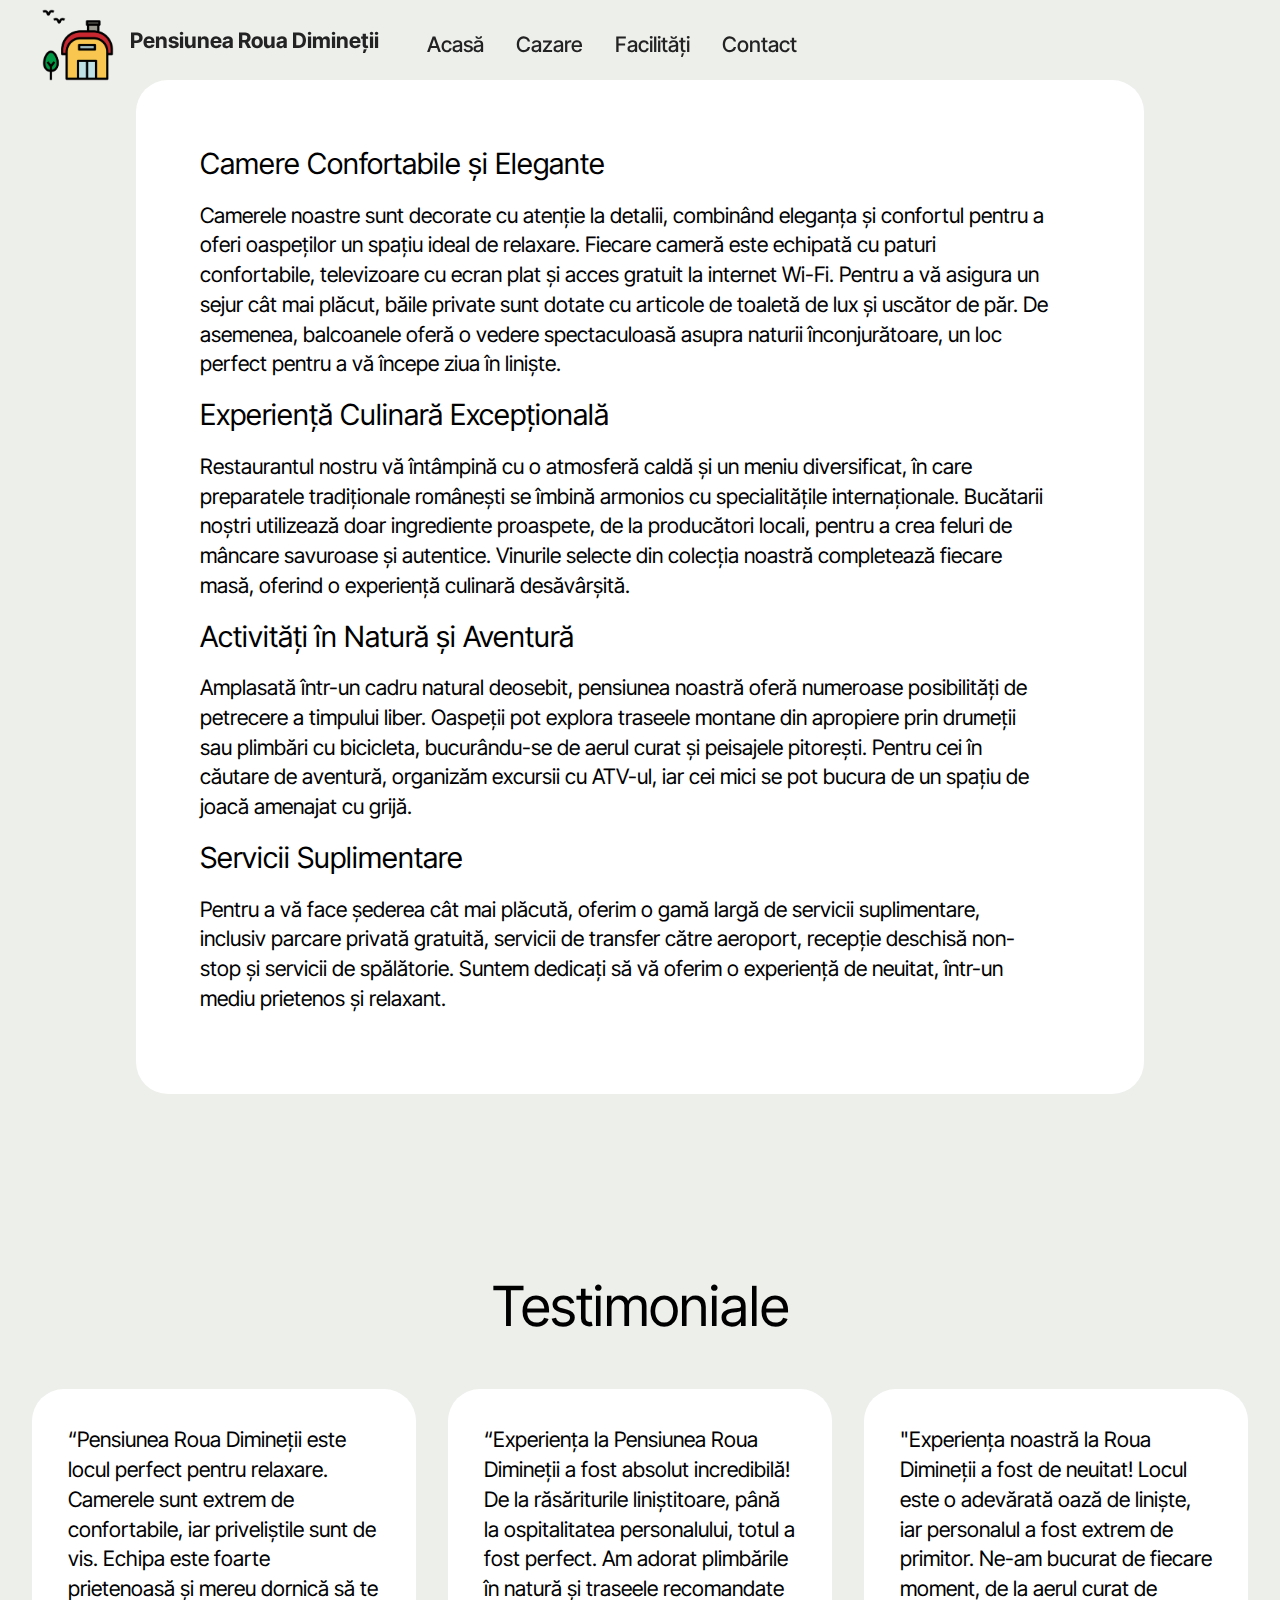
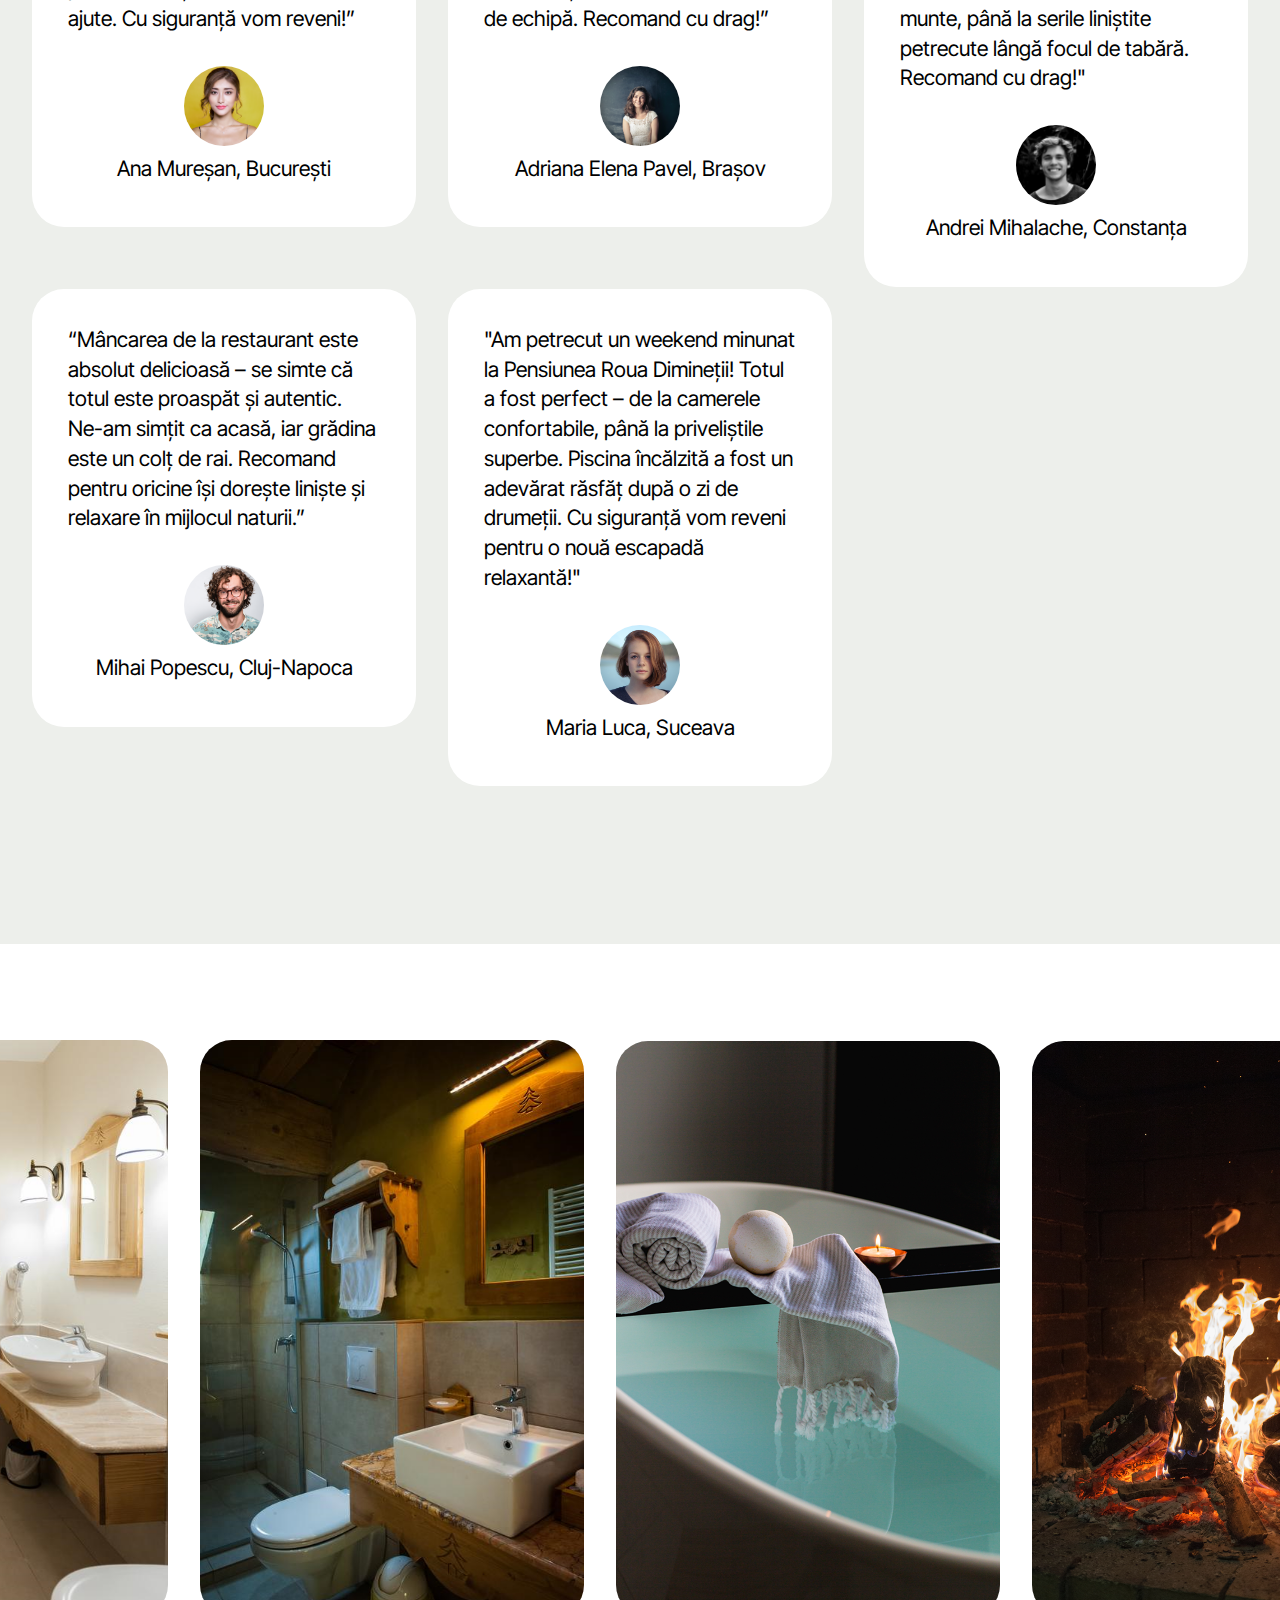
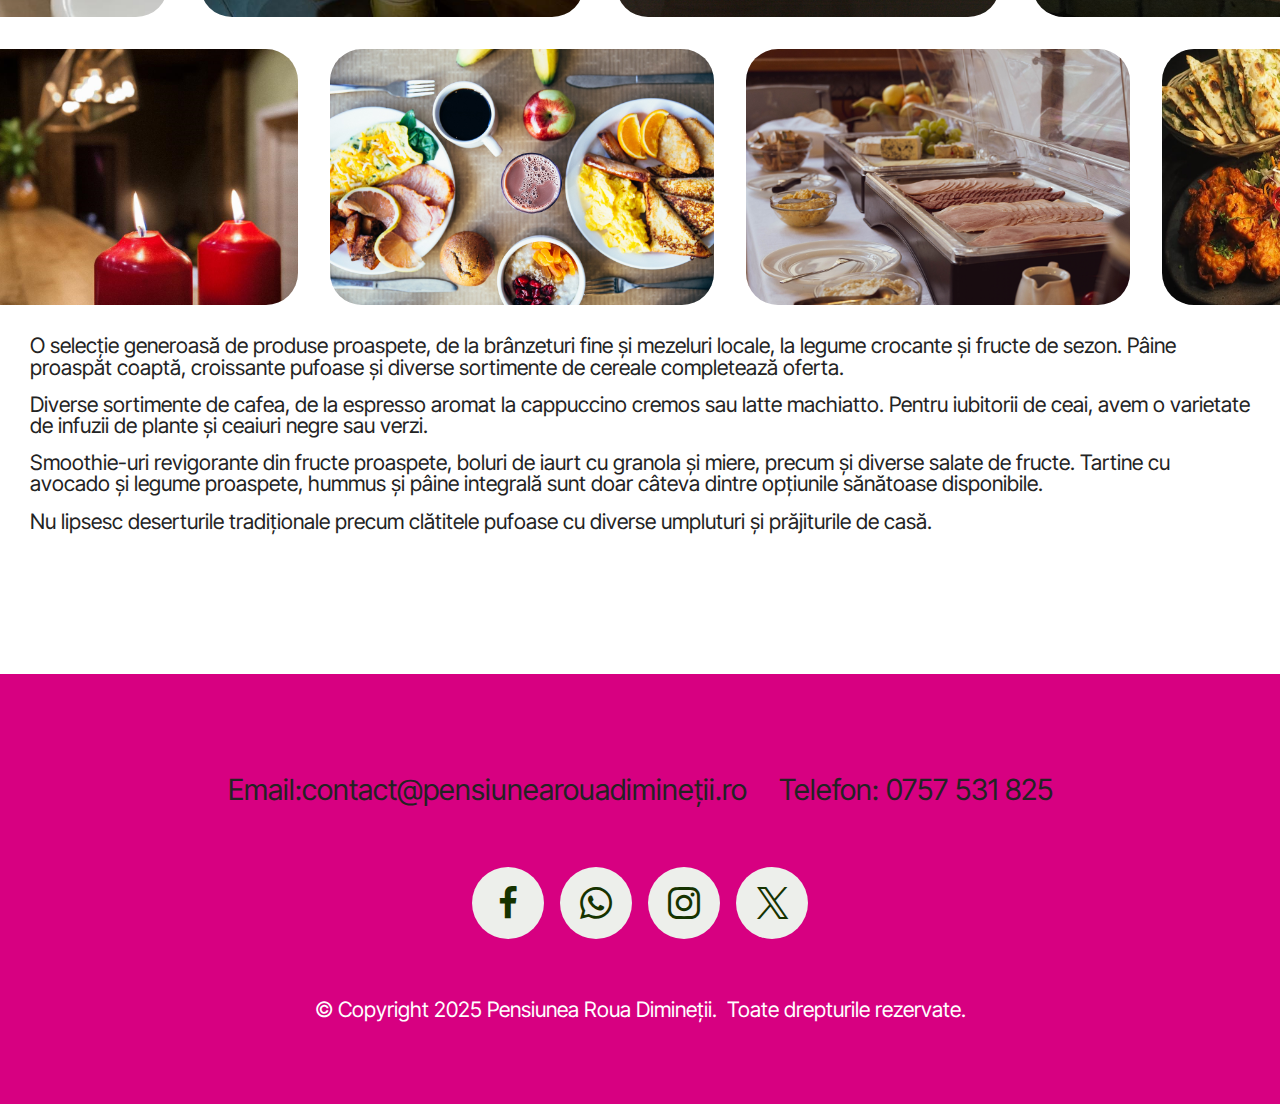
<file: Facilități.html>
<!DOCTYPE html>
<html lang="ro">
  <head>
    <meta charset="utf-8" />

    <meta name="author" content="Milaș Mihaela" />
    <meta
      name="keywords"
      content="Pensiunea Roua Dimineții, cameră standard, cameră deluxe, apartament, contact, confort"
    />
    <meta
      name="description"
      content="Descoperă pensiunea Roua Dimineții,
     un loc de poveste situat în inima naturii.
      Bucură-te de peisaje spectaculoase, confort deosebit și
       ospitalitate autentică. Planifică vacanța perfectă la noi!"
    />
    <link rel="preconnect" href="https://fonts.googleapis.com" />
    <link rel="preconnect" href="https://fonts.gstatic.com" crossorigin />

    <title>Facilități</title>
    <link href="style.css" rel="stylesheet" />
    <link
      rel="stylesheet"
      href="assets/web/assets/mobirise-icons2/mobirise2.css"
    />
    <link rel="stylesheet" href="assets/bootstrap/css/bootstrap.min.css" />
    <link rel="stylesheet" href="assets/bootstrap/css/bootstrap-grid.min.css" />
    <link
      rel="stylesheet"
      href="assets/bootstrap/css/bootstrap-reboot.min.css"
    />
    <link rel="stylesheet" href="assets/dropdown/css/style.css" />
    <link rel="stylesheet" href="assets/socicon/css/styles.css" />
    <link rel="stylesheet" href="assets/theme/css/style.css" />
    <link
      rel="preload"
      href="https://fonts.googleapis.com/css2?family=Inter+Tight:wght@400;700&display=swap&display=swap"
      as="style"
      onload="this.onload=null;this.rel='stylesheet'"
    />
    <noscript
      ><link
        rel="stylesheet"
        href="https://fonts.googleapis.com/css2?family=Inter+Tight:wght@400;700&display=swap&display=swap"
    /></noscript>
    <link
      rel="preload"
      as="style"
      href="assets/mobirise/css/mbr-additional.css?v=5CJkMN"
    />
    <link
      rel="stylesheet"
      href="assets/mobirise/css/mbr-additional.css?v=5CJkMN"
      type="text/css"
    />
  </head>
  <body>
    <div
      data-bs-version="5.1"
      class="menu menu6 cid-uAdu2lOcfz"
      id="menu06-c"
    >
      <nav
        class="navbar navbar-dropdown opacityScroll navbar-fixed-top navbar-expand-lg"
      >
        <div class="container">
          <div class="navbar-brand">
            <span class="navbar-logo">
              <img
                src="assets/images/logo.png"
                alt="o căsuță galbenă lângă un copac și cateva păsări"
                style="height: 4.5rem"
              />
            </span>
            <div class="navbar-caption-wrap">
              <h1 class="navbar-caption text-black display-4">
                Pensiunea Roua Dimineții
              </h1>
            </div>
          </div>
          <button
            class="navbar-toggler"
            type="button"
            data-toggle="collapse"
            data-bs-toggle="collapse"
            data-target="#navbarSupportedContent"
            data-bs-target="#navbarSupportedContent"
            aria-controls="navbarNavAltMarkup"
            aria-expanded="false"
            aria-label="Toggle navigation"
          >
            <span class="hamburger">
              <span></span>
              <span></span>
              <span></span>
              <span></span>
            </span>
          </button>
          <div
            class="collapse navbar-collapse opacityScroll"
            id="navbarSupportedContent"
          >
            <ul
              class="navbar-nav nav-dropdown nav-right"
              data-app-modern-menu="true"
            >
              <li class="nav-item">
                <a
                  class="nav-link link text-black text-primary display-4"
                  href="index.html"
                  >Acasă</a
                >
              </li>
              <li class="nav-item">
                <a
                  class="nav-link link text-black text-primary display-4"
                  href="cazare.html"
                  >Cazare</a
                >
              </li>
              <li class="nav-item">
                <a
                  class="nav-link link text-black text-primary display-4"
                  href="Facilități.html"
                  aria-expanded="false"
                  >Facilități</a
                >
              </li>
              <li class="nav-item">
                <a
                  class="nav-link link text-black text-primary display-4"
                  href="Contact.html"
                  >Contact</a
                >
              </li>
            </ul>
          </div>
        </div>
      </nav>
    </div>

    <section
      data-bs-version="5.1"
      class="article07 cid-uAdWIzLSdU"
      id="article07-e"
    >
      <div class="container">
        <div class="row justify-content-center">
          <div class="card col-md-12 col-lg-10">
            <div class="card-wrapper">
              <div class="row card-box align-left">
                <div class="item features-without-image col-12">
                  <div class="item-wrapper">
                    <h2
                      class="mbr-section-subtitle mbr-fonts-style mb-3 display-5"
                    >
                      Camere Confortabile și Elegante
                    </h2>
                    <p class="mbr-text mbr-fonts-style display-7">
                      Camerele noastre sunt decorate cu atenție la detalii,
                      combinând eleganța și confortul pentru a oferi oaspeților
                      un spațiu ideal de relaxare. Fiecare cameră este echipată
                      cu paturi confortabile, televizoare cu ecran plat și acces
                      gratuit la internet Wi-Fi. Pentru a vă asigura un sejur
                      cât mai plăcut, băile private sunt dotate cu articole de
                      toaletă de lux și uscător de păr. De asemenea, balcoanele
                      oferă o vedere spectaculoasă asupra naturii
                      înconjurătoare, un loc perfect pentru a vă începe ziua în
                      liniște.
                    </p>
                  </div>
                </div>
                <div class="item features-without-image col-12">
                  <div class="item-wrapper">
                    <h2
                      class="mbr-section-subtitle mbr-fonts-style mb-3 display-5"
                    >
                      Experiență Culinară Excepțională
                    </h2>
                    <p class="mbr-text mbr-fonts-style display-7">
                      Restaurantul nostru vă întâmpină cu o atmosferă caldă și
                      un meniu diversificat, în care preparatele tradiționale
                      românești se îmbină armonios cu specialitățile
                      internaționale. Bucătarii noștri utilizează doar
                      ingrediente proaspete, de la producători locali, pentru a
                      crea feluri de mâncare savuroase și autentice. Vinurile
                      selecte din colecția noastră completează fiecare masă,
                      oferind o experiență culinară desăvârșită.
                    </p>
                  </div>
                </div>
                <div class="item features-without-image col-12">
                  <div class="item-wrapper">
                    <h2
                      class="mbr-section-subtitle mbr-fonts-style mb-3 display-5"
                    >
                      Activități în Natură și Aventură
                    </h2>
                    <p class="mbr-text mbr-fonts-style display-7">
                      Amplasată într-un cadru natural deosebit, pensiunea
                      noastră oferă numeroase posibilități de petrecere a
                      timpului liber. Oaspeții pot explora traseele montane din
                      apropiere prin drumeții sau plimbări cu bicicleta,
                      bucurându-se de aerul curat și peisajele pitorești. Pentru
                      cei în căutare de aventură, organizăm excursii cu ATV-ul,
                      iar cei mici se pot bucura de un spațiu de joacă amenajat
                      cu grijă.
                    </p>
                  </div>
                </div>
                <div class="item features-without-image col-12">
                  <div class="item-wrapper">
                    <h2
                      class="mbr-section-subtitle mbr-fonts-style mb-3 display-5"
                    >
                      Servicii Suplimentare
                    </h2>
                    <p class="mbr-text mbr-fonts-style display-7">
                      Pentru a vă face șederea cât mai plăcută, oferim o gamă
                      largă de servicii suplimentare, inclusiv parcare privată
                      gratuită, servicii de transfer către aeroport, recepție
                      deschisă non-stop și servicii de spălătorie. Suntem
                      dedicați să vă oferim o experiență de neuitat, într-un
                      mediu prietenos și relaxant.
                    </p>
                  </div>
                </div>
              </div>
            </div>
          </div>
        </div>
      </div>
    </section>

    <section
      data-bs-version="5.1"
      class="people04 cid-uAdX5MJHTI"
      id="people04-f"
    >
      <div class="container">
        <div class="row mb-5 justify-content-center">
          <div class="col-12 mb-0 content-head">
            <h2
              class="mbr-section-title mbr-fonts-style align-center mb-0 display-2"
            >
              Testimoniale
            </h2>
          </div>
        </div>
        <div class="row mbr-masonry" data-masonry='{"percentPosition": true }'>
          <div
            class="item features-without-image col-12 col-md-6 col-lg-4 active"
          >
            <div class="item-wrapper">
              <div class="card-box align-left">
                <p class="card-text mbr-fonts-style display-7">
                  “Pensiunea Roua Dimineții este locul perfect pentru relaxare.
                  Camerele sunt extrem de confortabile, iar priveliștile sunt de
                  vis. Echipa este foarte prietenoasă și mereu dornică să te
                  ajute. Cu siguranță vom reveni!”
                </p>
                <div class="img-wrapper mt-4 mb-2">
                  <img
                    src="assets/images/w1.png"
                    alt="o femeie brunetă cu parul prins în spate, cu pielea clean și un fundal galben"
                    data-slide-to="0"
                    data-bs-slide-to="0"
                  />
                </div>
                <p class="card-title mbr-fonts-style display-7">
                  Ana Mureșan, București
                </p>
              </div>
            </div>
          </div>
          <div class="item features-without-image col-12 col-md-6 col-lg-4">
            <div class="item-wrapper">
              <div class="card-box align-left">
                <p class="card-text mbr-fonts-style display-7">
                  “Experiența la Pensiunea Roua Dimineții a fost absolut
                  incredibilă! De la răsăriturile liniștitoare, până la
                  ospitalitatea personalului, totul a fost perfect. Am adorat
                  plimbările în natură și traseele recomandate de echipă.
                  Recomand cu drag!”
                </p>
                <div class="img-wrapper mt-4 mb-2">
                  <img
                    src="assets/images/w2.png"
                    data-slide-to="1"
                    data-bs-slide-to="1"
                    alt="o femeie brunetă cu păr mediu, fundal gri, imbrăcată într-un tricou alb"
                  />
                </div>
                <p class="card-title mbr-fonts-style display-7">
                  Adriana Elena Pavel, Brașov
                </p>
              </div>
            </div>
          </div>
          <div class="item features-without-image col-12 col-md-6 col-lg-4">
            <div class="item-wrapper">
              <div class="card-box align-left">
                <p class="card-text mbr-fonts-style display-7">
                  "Experiența noastră la Roua Dimineții a fost de neuitat! Locul
                  este o adevărată oază de liniște, iar personalul a fost extrem
                  de primitor. Ne-am bucurat de fiecare moment, de la aerul
                  curat de munte, până la serile liniștite petrecute lângă focul
                  de tabără. Recomand cu drag!"
                </p>
                <div class="img-wrapper mt-4 mb-2">
                  <img
                    src="assets/images/men2.png"
                    data-slide-to="2"
                    data-bs-slide-to="2"
                    alt="o poză alb-negru cu un barbat cu păr scurt care zâmbește"
                  />
                </div>
                <p class="card-title mbr-fonts-style display-7">
                  Andrei Mihalache, Constanța
                </p>
              </div>
            </div>
          </div>
          <div class="item features-without-image col-12 col-md-6 col-lg-4">
            <div class="item-wrapper">
              <div class="card-box align-left">
                <p class="card-text mbr-fonts-style display-7">
                  “Mâncarea de la restaurant este absolut delicioasă – se simte
                  că totul este proaspăt și autentic. Ne-am simțit ca acasă, iar
                  grădina este un colț de rai. Recomand pentru oricine își
                  dorește liniște și relaxare în mijlocul naturii.”
                </p>
                <div class="img-wrapper mt-4 mb-2">
                  <img
                    src="assets/images/men1-1.png"
                    data-slide-to="3"
                    data-bs-slide-to="3"
                    alt="o poză cu un bărbat cu păr roșcat și creț, care poartă ochelari rotunzi, are barbă și o cămașă colorată"
                  />
                </div>
                <p class="card-title mbr-fonts-style display-7">
                  Mihai Popescu, Cluj-Napoca
                </p>
              </div>
            </div>
          </div>
          <div class="item features-without-image col-12 col-md-6 col-lg-4">
            <div class="item-wrapper">
              <div class="card-box align-left">
                <p class="card-text mbr-fonts-style display-7">
                  "Am petrecut un weekend minunat la Pensiunea Roua Dimineții!
                  Totul a fost perfect – de la camerele confortabile, până la
                  priveliștile superbe. Piscina încălzită a fost un adevărat
                  răsfăț după o zi de drumeții. Cu siguranță vom reveni pentru o
                  nouă escapadă relaxantă!"
                </p>
                <div class="img-wrapper mt-4 mb-2">
                  <img
                    src="assets/images/w3.png"
                    data-slide-to="4"
                    data-bs-slide-to="4"
                    alt="o poză cu  o femeie cu păr roșcat mediu"
                  />
                </div>
                <p class="card-title mbr-fonts-style display-7">
                  Maria Luca, Suceava
                </p>
              </div>
            </div>
          </div>
        </div>
      </div>
    </section>

    <div data-bs-version="5.1" class="gallery4 cid-uAdXbyyV9y" id="gallery04-g">
      <div class="container-fluid gallery-wrapper">
        <div class="row justify-content-center"></div>
        <div class="grid-container">
          <div
            class="grid-container-1"
            style="transform: translate3d(-200px, 0px, 0px)"
          >
            <div class="grid-item">
              <img
                src="assets/images/baie1.png"
                alt="imaginea unei băi moderne luminoase și din lemn"
              />
            </div>
            <div class="grid-item">
              <img
                src="assets/images/baie.png"
                alt="imaginea unei băi moderne formată dintr-un duș vertical"
              />
            </div>
            <div class="grid-item">
              <img
                src="assets/images/baie2.png"
                alt="imaginea unei văni cu o bombă de baie, un prosop și o lumânare"
              />
            </div>
            <div class="grid-item">
              <img
                src="assets/images/foc.png"
                alt="imaginea unui foc într-un șemineu"
              />
            </div>
          </div>
          <div
            class="grid-container-2"
            style="transform: translate3d(-70px, 0px, 0px)"
          >
            <div class="grid-item">
              <img
                src="assets/images/candles.png"
                alt="imaginea a două lumânări roșii aprinse pe o tejghea"
              />
            </div>
            <div class="grid-item">
              <img
                src="assets/images/breakfast2.png"
                alt="imaginea unui mic dejun copios format din omletă, ovăz cu fructe, cafea, șuncă"
              />
            </div>
            <div class="grid-item">
              <img
                src="assets/images/breakfast.png"
                alt="imaginea unui Bufet Suedez alcătuit din șuncă, brânză, unt, fructe, sosuri"
              />
            </div>
            <div class="grid-item">
              <img
                src="assets/images/dinner-1.jpg"
                alt="Imaginea unei cine care conține șnițel, salate, foccacia"
              />
            </div>
          </div>
        </div>
      </div>
      <div class="la-facilitati mbr-fonts-style display-7">
        <p>
          O selecție generoasă de produse proaspete, de la brânzeturi fine și
          mezeluri locale, la legume crocante și fructe de sezon. Pâine proaspăt
          coaptă, croissante pufoase și diverse sortimente de cereale
          completează oferta.
        </p>
        <p>
          Diverse sortimente de cafea, de la espresso aromat la cappuccino
          cremos sau latte machiatto. Pentru iubitorii de ceai, avem o varietate
          de infuzii de plante și ceaiuri negre sau verzi.
        </p>
        <p>
          Smoothie-uri revigorante din fructe proaspete, boluri de iaurt cu
          granola și miere, precum și diverse salate de fructe. Tartine cu
          avocado și legume proaspete, hummus și pâine integrală sunt doar
          câteva dintre opțiunile sănătoase disponibile.
        </p>
        <p>
          Nu lipsesc deserturile tradiționale precum clătitele pufoase cu
          diverse umpluturi și prăjiturile de casă.
        </p>
      </div>
    </div>

    <div data-bs-version="5.1" class="footer3 cid-uAdyri5epg" id="footer03-d">
      <div class="container">
        <div class="row">
          <div class="row-links">
            <ul class="header-menu">
              <li class="header-menu-item mbr-fonts-style display-5">Email:contact@pensiunearouadimineții.ro</li>
              <li class="header-menu-item mbr-fonts-style display-5">Telefon: 0757 531 825</li>
            </ul>
          </div>

          <div class="col-12 mt-4">
            <div class="social-row">
              <div class="soc-item">
                <a href="https://facebook.com" target="_blank">
                  <span
                    class="mbr-iconfont socicon socicon-facebook display-7"
                  ></span>
                </a>
              </div>
              <div class="soc-item">
                <a href="https://whatsapp.com" target="_blank">
                  <span class="mbr-iconfont socicon-whatsapp socicon"></span>
                </a>
              </div>
              <div class="soc-item">
                <a href="https://instagram.com" target="_blank">
                  <span class="mbr-iconfont socicon-instagram socicon"></span>
                </a>
              </div>
              <div class="soc-item">
                <a href="https://twitter.com" target="_blank">
                  <span class="mbr-iconfont socicon-twitter socicon"></span>
                </a>
              </div>
            </div>
          </div>
          <div class="col-12 mt-5">
            <p class="mbr-fonts-style copyright display-7">
              © Copyright 2025 Pensiunea Roua Dimineții.&nbsp; Toate drepturile
              rezervate.
            </p>
          </div>
        </div>
      </div>
    </div>
    <script src="assets/bootstrap/js/bootstrap.bundle.min.js"></script>
    <script src="assets/smoothscroll/smooth-scroll.js"></script>
    <script src="assets/ytplayer/index.js"></script>
    <script src="assets/dropdown/js/navbar-dropdown.js"></script>
    <script src="assets/masonry/masonry.pkgd.min.js"></script>
    <script src="assets/imagesloaded/imagesloaded.pkgd.min.js"></script>
    <script src="assets/scrollgallery/scroll-gallery.js"></script>
    <script src="assets/theme/js/script.js"></script>
  </body>
</html>
</file>
<file: style.css>
body {
    font-family: "Lora", serif;
  }
.la-facilitati {
    margin: 20px;
padding: 10px;
font-size: medium;
}
.map-iframe {
    border: 0;
  }
</file>
<file: assets/dropdown/css/style.css>
.navbar-dropdown {
  left: 0;
  padding: 0;
  position: absolute;
  right: 0;
  top: 0;
  transition: all 0.45s ease;
  z-index: 1030;
  background: #282828; }
  .navbar-dropdown .navbar-logo {
    margin-right: 0.8rem;
    transition: margin 0.3s ease-in-out;
    vertical-align: middle; }
    .navbar-dropdown .navbar-logo img {
      height: 3.125rem;
      transition: all 0.3s ease-in-out; }
    .navbar-dropdown .navbar-logo.mbr-iconfont {
      font-size: 3.125rem;
      line-height: 3.125rem; }
  .navbar-dropdown .navbar-caption {
    font-weight: 700;
    white-space: normal;
    vertical-align: -4px;
    line-height: 3.125rem !important; }
    .navbar-dropdown .navbar-caption, .navbar-dropdown .navbar-caption:hover {
      color: inherit;
      text-decoration: none; }
  .navbar-dropdown .mbr-iconfont + .navbar-caption {
    vertical-align: -1px; }
  .navbar-dropdown.navbar-fixed-top {
    position: fixed; }
  .navbar-dropdown .navbar-brand span {
    vertical-align: -4px; }
  .navbar-dropdown.bg-color.transparent {
    background: none; }
  .navbar-dropdown.navbar-short .navbar-brand {
    padding: 0.625rem 0; }
    .navbar-dropdown.navbar-short .navbar-brand span {
      vertical-align: -1px; }
  .navbar-dropdown.navbar-short .navbar-caption {
    line-height: 2.375rem !important;
    vertical-align: -2px; }
  .navbar-dropdown.navbar-short .navbar-logo {
    margin-right: 0.5rem; }
    .navbar-dropdown.navbar-short .navbar-logo img {
      height: 2.375rem; }
    .navbar-dropdown.navbar-short .navbar-logo.mbr-iconfont {
      font-size: 2.375rem;
      line-height: 2.375rem; }
  .navbar-dropdown.navbar-short .mbr-table-cell {
    height: 3.625rem; }
  .navbar-dropdown .navbar-close {
    left: 0.6875rem;
    position: fixed;
    top: 0.75rem;
    z-index: 1000; }
  .navbar-dropdown .hamburger-icon {
    content: "";
    display: inline-block;
    vertical-align: middle;
    width: 16px;
    -webkit-box-shadow: 0 -6px 0 1px #282828,0 0 0 1px #282828,0 6px 0 1px #282828;
    -moz-box-shadow: 0 -6px 0 1px #282828,0 0 0 1px #282828,0 6px 0 1px #282828;
    box-shadow: 0 -6px 0 1px #282828,0 0 0 1px #282828,0 6px 0 1px #282828; }

.dropdown-menu .dropdown-toggle[data-toggle="dropdown-submenu"]::after {
  border-bottom: 0.35em solid transparent;
  border-left: 0.35em solid;
  border-right: 0;
  border-top: 0.35em solid transparent;
  margin-left: 0.3rem; }

.dropdown-menu .dropdown-item:focus {
  outline: 0; }

.nav-dropdown {
  font-size: 0.75rem;
  font-weight: 500;
  height: auto !important; }
  .nav-dropdown .nav-btn {
    padding-left: 1rem; }
  .nav-dropdown .link {
    margin: .667em 1.667em;
    font-weight: 500;
    padding: 0;
    transition: color .2s ease-in-out; }
    .nav-dropdown .link.dropdown-toggle {
      margin-right: 2.583em; }
      .nav-dropdown .link.dropdown-toggle::after {
        margin-left: .25rem;
        border-top: 0.35em solid;
        border-right: 0.35em solid transparent;
        border-left: 0.35em solid transparent;
        border-bottom: 0; }
      .nav-dropdown .link.dropdown-toggle[aria-expanded="true"] {
        margin: 0;
        padding: 0.667em 3.263em  0.667em 1.667em; }
  .nav-dropdown .link::after,
  .nav-dropdown .dropdown-item::after {
    color: inherit; }
  .nav-dropdown .btn {
    font-size: 0.75rem;
    font-weight: 700;
    letter-spacing: 0;
    margin-bottom: 0;
    padding-left: 1.25rem;
    padding-right: 1.25rem; }
  .nav-dropdown .dropdown-menu {
    border-radius: 0;
    border: 0;
    left: 0;
    margin: 0;
    padding-bottom: 1.25rem;
    padding-top: 1.25rem;
    position: relative; }
  .nav-dropdown .dropdown-submenu {
    margin-left: 0.125rem;
    top: 0; }
  .nav-dropdown .dropdown-item {
    font-weight: 500;
    line-height: 2;
    padding: 0.3846em 4.615em 0.3846em 1.5385em;
    position: relative;
    transition: color .2s ease-in-out, background-color .2s ease-in-out; }
    .nav-dropdown .dropdown-item::after {
      margin-top: -0.3077em;
      position: absolute;
      right: 1.1538em;
      top: 50%; }
    .nav-dropdown .dropdown-item:focus, .nav-dropdown .dropdown-item:hover {
      background: none; }

@media (max-width: 767px) {
  .nav-dropdown.navbar-toggleable-sm {
    bottom: 0;
    display: none;
    left: 0;
    overflow-x: hidden;
    position: fixed;
    top: 0;
    transform: translateX(-100%);
    -ms-transform: translateX(-100%);
    -webkit-transform: translateX(-100%);
    width: 18.75rem;
    z-index: 999; } }
.nav-dropdown.navbar-toggleable-xl {
  bottom: 0;
  display: none;
  left: 0;
  overflow-x: hidden;
  position: fixed;
  top: 0;
  transform: translateX(-100%);
  -ms-transform: translateX(-100%);
  -webkit-transform: translateX(-100%);
  width: 18.75rem;
  z-index: 999; }

.nav-dropdown-sm {
  display: block !important;
  overflow-x: hidden;
  overflow: auto;
  padding-top: 3.875rem; }
  .nav-dropdown-sm::after {
    content: "";
    display: block;
    height: 3rem;
    width: 100%; }
  .nav-dropdown-sm.collapse.in ~ .navbar-close {
    display: block !important; }
  .nav-dropdown-sm.collapsing, .nav-dropdown-sm.collapse.in {
    transform: translateX(0);
    -ms-transform: translateX(0);
    -webkit-transform: translateX(0);
    transition: all 0.25s ease-out;
    -webkit-transition: all 0.25s ease-out;
    background: #282828; }
  .nav-dropdown-sm.collapsing[aria-expanded="false"] {
    transform: translateX(-100%);
    -ms-transform: translateX(-100%);
    -webkit-transform: translateX(-100%); }
  .nav-dropdown-sm .nav-item {
    display: block;
    margin-left: 0 !important;
    padding-left: 0; }
  .nav-dropdown-sm .link,
  .nav-dropdown-sm .dropdown-item {
    border-top: 1px dotted rgba(255, 255, 255, 0.1);
    font-size: 0.8125rem;
    line-height: 1.6;
    margin: 0 !important;
    padding: 0.875rem 2.4rem 0.875rem 1.5625rem !important;
    position: relative;
    white-space: normal; }
    .nav-dropdown-sm .link:focus, .nav-dropdown-sm .link:hover,
    .nav-dropdown-sm .dropdown-item:focus,
    .nav-dropdown-sm .dropdown-item:hover {
      background: rgba(0, 0, 0, 0.2) !important;
      color: #c0a375; }
  .nav-dropdown-sm .nav-btn {
    position: relative;
    padding: 1.5625rem 1.5625rem 0 1.5625rem; }
    .nav-dropdown-sm .nav-btn::before {
      border-top: 1px dotted rgba(255, 255, 255, 0.1);
      content: "";
      left: 0;
      position: absolute;
      top: 0;
      width: 100%; }
    .nav-dropdown-sm .nav-btn + .nav-btn {
      padding-top: 0.625rem; }
      .nav-dropdown-sm .nav-btn + .nav-btn::before {
        display: none; }
  .nav-dropdown-sm .btn {
    padding: 0.625rem 0; }
  .nav-dropdown-sm .dropdown-toggle[data-toggle="dropdown-submenu"]::after {
    margin-left: .25rem;
    border-top: 0.35em solid;
    border-right: 0.35em solid transparent;
    border-left: 0.35em solid transparent;
    border-bottom: 0; }
  .nav-dropdown-sm .dropdown-toggle[data-toggle="dropdown-submenu"][aria-expanded="true"]::after {
    border-top: 0;
    border-right: 0.35em solid transparent;
    border-left: 0.35em solid transparent;
    border-bottom: 0.35em solid; }
  .nav-dropdown-sm .dropdown-menu {
    margin: 0;
    padding: 0;
    position: relative;
    top: 0;
    left: 0;
    width: 100%;
    border: 0;
    float: none;
    border-radius: 0;
    background: none; }
  .nav-dropdown-sm .dropdown-submenu {
    left: 100%;
    margin-left: 0.125rem;
    margin-top: -1.25rem;
    top: 0; }

.navbar-toggleable-sm .nav-dropdown .dropdown-menu {
  position: absolute; }

.navbar-toggleable-sm .nav-dropdown .dropdown-submenu {
  left: 100%;
  margin-left: 0.125rem;
  margin-top: -1.25rem;
  top: 0; }

.navbar-toggleable-sm.opened .nav-dropdown .dropdown-menu {
  position: relative; }

.navbar-toggleable-sm.opened .nav-dropdown .dropdown-submenu {
  left: 0;
  margin-left: 00rem;
  margin-top: 0rem;
  top: 0; }

.is-builder .nav-dropdown.collapsing {
  transition: none !important; }
</file>
<file: assets/socicon/css/styles.css>
@charset "UTF-8";

@font-face {
  font-family: 'Socicon';
  src:  url('../fonts/socicon.eot');
  src:  url('../fonts/socicon.eot?#iefix') format('embedded-opentype'),
    url('../fonts/socicon.woff2') format('woff2'),
    url('../fonts/socicon.ttf') format('truetype'),
    url('../fonts/socicon.woff') format('woff'),
    url('../fonts/socicon.svg#socicon') format('svg');
  font-weight: normal;
  font-style: normal;
  font-display: swap;
}

[data-icon]:before {
  font-family: "socicon" !important;
  content: attr(data-icon);
  font-style: normal !important;
  font-weight: normal !important;
  font-variant: normal !important;
  text-transform: none !important;
  speak: none;
  line-height: 1;
  -webkit-font-smoothing: antialiased;
  -moz-osx-font-smoothing: grayscale;
}

[class^="socicon-"], [class*=" socicon-"] {
  /* use !important to prevent issues with browser extensions that change fonts */
  font-family: 'Socicon' !important;
  speak: none;
  font-style: normal;
  font-weight: normal;
  font-variant: normal;
  text-transform: none;
  line-height: 1;

  /* Better Font Rendering =========== */
  -webkit-font-smoothing: antialiased;
  -moz-osx-font-smoothing: grayscale;
}

.socicon-500px:before {
  content: "\e000";
}
.socicon-8tracks:before {
  content: "\e001";
}
.socicon-airbnb:before {
  content: "\e002";
}
.socicon-alliance:before {
  content: "\e003";
}
.socicon-amazon:before {
  content: "\e004";
}
.socicon-amplement:before {
  content: "\e005";
}
.socicon-android:before {
  content: "\e006";
}
.socicon-angellist:before {
  content: "\e007";
}
.socicon-apple:before {
  content: "\e008";
}
.socicon-appnet:before {
  content: "\e009";
}
.socicon-baidu:before {
  content: "\e00a";
}
.socicon-bandcamp:before {
  content: "\e00b";
}
.socicon-battlenet:before {
  content: "\e00c";
}
.socicon-mixer:before {
  content: "\e00d";
}
.socicon-bebee:before {
  content: "\e00e";
}
.socicon-bebo:before {
  content: "\e00f";
}
.socicon-behance:before {
  content: "\e010";
}
.socicon-blizzard:before {
  content: "\e011";
}
.socicon-blogger:before {
  content: "\e012";
}
.socicon-buffer:before {
  content: "\e013";
}
.socicon-chrome:before {
  content: "\e014";
}
.socicon-coderwall:before {
  content: "\e015";
}
.socicon-curse:before {
  content: "\e016";
}
.socicon-dailymotion:before {
  content: "\e017";
}
.socicon-deezer:before {
  content: "\e018";
}
.socicon-delicious:before {
  content: "\e019";
}
.socicon-deviantart:before {
  content: "\e01a";
}
.socicon-diablo:before {
  content: "\e01b";
}
.socicon-digg:before {
  content: "\e01c";
}
.socicon-discord:before {
  content: "\e01d";
}
.socicon-disqus:before {
  content: "\e01e";
}
.socicon-douban:before {
  content: "\e01f";
}
.socicon-draugiem:before {
  content: "\e020";
}
.socicon-dribbble:before {
  content: "\e021";
}
.socicon-drupal:before {
  content: "\e022";
}
.socicon-ebay:before {
  content: "\e023";
}
.socicon-ello:before {
  content: "\e024";
}
.socicon-endomodo:before {
  content: "\e025";
}
.socicon-envato:before {
  content: "\e026";
}
.socicon-etsy:before {
  content: "\e027";
}
.socicon-facebook:before {
  content: "\e028";
}
.socicon-feedburner:before {
  content: "\e029";
}
.socicon-filmweb:before {
  content: "\e02a";
}
.socicon-firefox:before {
  content: "\e02b";
}
.socicon-flattr:before {
  content: "\e02c";
}
.socicon-flickr:before {
  content: "\e02d";
}
.socicon-formulr:before {
  content: "\e02e";
}
.socicon-forrst:before {
  content: "\e02f";
}
.socicon-foursquare:before {
  content: "\e030";
}
.socicon-friendfeed:before {
  content: "\e031";
}
.socicon-github:before {
  content: "\e032";
}
.socicon-goodreads:before {
  content: "\e033";
}
.socicon-google:before {
  content: "\e034";
}
.socicon-googlescholar:before {
  content: "\e035";
}
.socicon-googlegroups:before {
  content: "\e036";
}
.socicon-googlephotos:before {
  content: "\e037";
}
.socicon-googleplus:before {
  content: "\e038";
}
.socicon-grooveshark:before {
  content: "\e039";
}
.socicon-hackerrank:before {
  content: "\e03a";
}
.socicon-hearthstone:before {
  content: "\e03b";
}
.socicon-hellocoton:before {
  content: "\e03c";
}
.socicon-heroes:before {
  content: "\e03d";
}
.socicon-smashcast:before {
  content: "\e03e";
}
.socicon-horde:before {
  content: "\e03f";
}
.socicon-houzz:before {
  content: "\e040";
}
.socicon-icq:before {
  content: "\e041";
}
.socicon-identica:before {
  content: "\e042";
}
.socicon-imdb:before {
  content: "\e043";
}
.socicon-instagram:before {
  content: "\e044";
}
.socicon-issuu:before {
  content: "\e045";
}
.socicon-istock:before {
  content: "\e046";
}
.socicon-itunes:before {
  content: "\e047";
}
.socicon-keybase:before {
  content: "\e048";
}
.socicon-lanyrd:before {
  content: "\e049";
}
.socicon-lastfm:before {
  content: "\e04a";
}
.socicon-line:before {
  content: "\e04b";
}
.socicon-linkedin:before {
  content: "\e04c";
}
.socicon-livejournal:before {
  content: "\e04d";
}
.socicon-lyft:before {
  content: "\e04e";
}
.socicon-macos:before {
  content: "\e04f";
}
.socicon-mail:before {
  content: "\e050";
}
.socicon-medium:before {
  content: "\e051";
}
.socicon-meetup:before {
  content: "\e052";
}
.socicon-mixcloud:before {
  content: "\e053";
}
.socicon-modelmayhem:before {
  content: "\e054";
}
.socicon-mumble:before {
  content: "\e055";
}
.socicon-myspace:before {
  content: "\e056";
}
.socicon-newsvine:before {
  content: "\e057";
}
.socicon-nintendo:before {
  content: "\e058";
}
.socicon-npm:before {
  content: "\e059";
}
.socicon-odnoklassniki:before {
  content: "\e05a";
}
.socicon-openid:before {
  content: "\e05b";
}
.socicon-opera:before {
  content: "\e05c";
}
.socicon-outlook:before {
  content: "\e05d";
}
.socicon-overwatch:before {
  content: "\e05e";
}
.socicon-patreon:before {
  content: "\e05f";
}
.socicon-paypal:before {
  content: "\e060";
}
.socicon-periscope:before {
  content: "\e061";
}
.socicon-persona:before {
  content: "\e062";
}
.socicon-pinterest:before {
  content: "\e063";
}
.socicon-play:before {
  content: "\e064";
}
.socicon-player:before {
  content: "\e065";
}
.socicon-playstation:before {
  content: "\e066";
}
.socicon-pocket:before {
  content: "\e067";
}
.socicon-qq:before {
  content: "\e068";
}
.socicon-quora:before {
  content: "\e069";
}
.socicon-raidcall:before {
  content: "\e06a";
}
.socicon-ravelry:before {
  content: "\e06b";
}
.socicon-reddit:before {
  content: "\e06c";
}
.socicon-renren:before {
  content: "\e06d";
}
.socicon-researchgate:before {
  content: "\e06e";
}
.socicon-residentadvisor:before {
  content: "\e06f";
}
.socicon-reverbnation:before {
  content: "\e070";
}
.socicon-rss:before {
  content: "\e071";
}
.socicon-sharethis:before {
  content: "\e072";
}
.socicon-skype:before {
  content: "\e073";
}
.socicon-slideshare:before {
  content: "\e074";
}
.socicon-smugmug:before {
  content: "\e075";
}
.socicon-snapchat:before {
  content: "\e076";
}
.socicon-songkick:before {
  content: "\e077";
}
.socicon-soundcloud:before {
  content: "\e078";
}
.socicon-spotify:before {
  content: "\e079";
}
.socicon-stackexchange:before {
  content: "\e07a";
}
.socicon-stackoverflow:before {
  content: "\e07b";
}
.socicon-starcraft:before {
  content: "\e07c";
}
.socicon-stayfriends:before {
  content: "\e07d";
}
.socicon-steam:before {
  content: "\e07e";
}
.socicon-storehouse:before {
  content: "\e07f";
}
.socicon-strava:before {
  content: "\e080";
}
.socicon-streamjar:before {
  content: "\e081";
}
.socicon-stumbleupon:before {
  content: "\e082";
}
.socicon-swarm:before {
  content: "\e083";
}
.socicon-teamspeak:before {
  content: "\e084";
}
.socicon-teamviewer:before {
  content: "\e085";
}
.socicon-technorati:before {
  content: "\e086";
}
.socicon-telegram:before {
  content: "\e087";
}
.socicon-tripadvisor:before {
  content: "\e088";
}
.socicon-tripit:before {
  content: "\e089";
}
.socicon-triplej:before {
  content: "\e08a";
}
.socicon-tumblr:before {
  content: "\e08b";
}
.socicon-twitch:before {
  content: "\e08c";
}
.socicon-twitter:before {
  content: "\e08d";
}
.socicon-uber:before {
  content: "\e08e";
}
.socicon-ventrilo:before {
  content: "\e08f";
}
.socicon-viadeo:before {
  content: "\e090";
}
.socicon-viber:before {
  content: "\e091";
}
.socicon-viewbug:before {
  content: "\e092";
}
.socicon-vimeo:before {
  content: "\e093";
}
.socicon-vine:before {
  content: "\e094";
}
.socicon-vkontakte:before {
  content: "\e095";
}
.socicon-warcraft:before {
  content: "\e096";
}
.socicon-wechat:before {
  content: "\e097";
}
.socicon-weibo:before {
  content: "\e098";
}
.socicon-whatsapp:before {
  content: "\e099";
}
.socicon-wikipedia:before {
  content: "\e09a";
}
.socicon-windows:before {
  content: "\e09b";
}
.socicon-wordpress:before {
  content: "\e09c";
}
.socicon-wykop:before {
  content: "\e09d";
}
.socicon-xbox:before {
  content: "\e09e";
}
.socicon-xing:before {
  content: "\e09f";
}
.socicon-yahoo:before {
  content: "\e0a0";
}
.socicon-yammer:before {
  content: "\e0a1";
}
.socicon-yandex:before {
  content: "\e0a2";
}
.socicon-yelp:before {
  content: "\e0a3";
}
.socicon-younow:before {
  content: "\e0a4";
}
.socicon-youtube:before {
  content: "\e0a5";
}
.socicon-zapier:before {
  content: "\e0a6";
}
.socicon-zerply:before {
  content: "\e0a7";
}
.socicon-zomato:before {
  content: "\e0a8";
}
.socicon-zynga:before {
  content: "\e0a9";
}
.socicon-spreadshirt:before {
  content: "\e901";
}
.socicon-gamejolt:before {
  content: "\e902";
}
.socicon-trello:before {
  content: "\e903";
}
.socicon-tunein:before {
  content: "\e904";
}
.socicon-bloglovin:before {
  content: "\e905";
}
.socicon-gamewisp:before {
  content: "\e906";
}
.socicon-messenger:before {
  content: "\e907";
}
.socicon-pandora:before {
  content: "\e908";
}
.socicon-augment:before {
  content: "\e909";
}
.socicon-bitbucket:before {
  content: "\e90a";
}
.socicon-fyuse:before {
  content: "\e90b";
}
.socicon-yt-gaming:before {
  content: "\e90c";
}
.socicon-sketchfab:before {
  content: "\e90d";
}
.socicon-mobcrush:before {
  content: "\e90e";
}
.socicon-microsoft:before {
  content: "\e90f";
}
.socicon-realtor:before {
  content: "\e910";
}
.socicon-tidal:before {
  content: "\e911";
}
.socicon-qobuz:before {
  content: "\e912";
}
.socicon-natgeo:before {
  content: "\e913";
}
.socicon-mastodon:before {
  content: "\e914";
}
.socicon-unsplash:before {
  content: "\e915";
}
.socicon-homeadvisor:before {
  content: "\e916";
}
.socicon-angieslist:before {
  content: "\e917";
}
.socicon-codepen:before {
  content: "\e918";
}
.socicon-slack:before {
  content: "\e919";
}
.socicon-openaigym:before {
  content: "\e91a";
}
.socicon-logmein:before {
  content: "\e91b";
}
.socicon-fiverr:before {
  content: "\e91c";
}
.socicon-gotomeeting:before {
  content: "\e91d";
}
.socicon-aliexpress:before {
  content: "\e91e";
}
.socicon-guru:before {
  content: "\e91f";
}
.socicon-appstore:before {
  content: "\e920";
}
.socicon-homes:before {
  content: "\e921";
}
.socicon-zoom:before {
  content: "\e922";
}
.socicon-alibaba:before {
  content: "\e923";
}
.socicon-craigslist:before {
  content: "\e924";
}
.socicon-wix:before {
  content: "\e925";
}
.socicon-redfin:before {
  content: "\e926";
}
.socicon-googlecalendar:before {
  content: "\e927";
}
.socicon-shopify:before {
  content: "\e928";
}
.socicon-freelancer:before {
  content: "\e929";
}
.socicon-seedrs:before {
  content: "\e92a";
}
.socicon-bing:before {
  content: "\e92b";
}
.socicon-doodle:before {
  content: "\e92c";
}
.socicon-bonanza:before {
  content: "\e92d";
}
.socicon-squarespace:before {
  content: "\e92e";
}
.socicon-toptal:before {
  content: "\e92f";
}
.socicon-gust:before {
  content: "\e930";
}
.socicon-ask:before {
  content: "\e931";
}
.socicon-trulia:before {
  content: "\e932";
}
.socicon-loomly:before {
  content: "\e933";
}
.socicon-ghost:before {
  content: "\e934";
}
.socicon-upwork:before {
  content: "\e935";
}
.socicon-fundable:before {
  content: "\e936";
}
.socicon-booking:before {
  content: "\e937";
}
.socicon-googlemaps:before {
  content: "\e938";
}
.socicon-zillow:before {
  content: "\e939";
}
.socicon-niconico:before {
  content: "\e93a";
}
.socicon-toneden:before {
  content: "\e93b";
}
.socicon-crunchbase:before {
  content: "\e93c";
}
.socicon-homefy:before {
  content: "\e93d";
}
.socicon-calendly:before {
  content: "\e93e";
}
.socicon-livemaster:before {
  content: "\e93f";
}
.socicon-udemy:before {
  content: "\e940";
}
.socicon-codered:before {
  content: "\e941";
}
.socicon-origin:before {
  content: "\e942";
}
.socicon-nextdoor:before {
  content: "\e943";
}
.socicon-portfolio:before {
  content: "\e944";
}
.socicon-instructables:before {
  content: "\e945";
}
.socicon-gitlab:before {
  content: "\e946";
}
.socicon-hackernews:before {
  content: "\e947";
}
.socicon-smashwords:before {
  content: "\e948";
}
.socicon-kobo:before {
  content: "\e949";
}
.socicon-bookbub:before {
  content: "\e94a";
}
.socicon-mailru:before {
  content: "\e94b";
}
.socicon-moddb:before {
  content: "\e94c";
}
.socicon-indiedb:before {
  content: "\e94d";
}
.socicon-traxsource:before {
  content: "\e94e";
}
.socicon-gamefor:before {
  content: "\e94f";
}
.socicon-pixiv:before {
  content: "\e950";
}
.socicon-myanimelist:before {
  content: "\e951";
}
.socicon-blackberry:before {
  content: "\e952";
}
.socicon-wickr:before {
  content: "\e953";
}
.socicon-spip:before {
  content: "\e954";
}
.socicon-napster:before {
  content: "\e955";
}
.socicon-beatport:before {
  content: "\e956";
}
.socicon-hackerone:before {
  content: "\e957";
}
.socicon-internet:before {
  content: "\e958";
}
.socicon-ubuntu:before {
  content: "\e959";
}
.socicon-artstation:before {
  content: "\e95a";
}
.socicon-invision:before {
  content: "\e95b";
}
.socicon-torial:before {
  content: "\e95c";
}
.socicon-collectorz:before {
  content: "\e95d";
}
.socicon-seenthis:before {
  content: "\e95e";
}
.socicon-googleplaymusic:before {
  content: "\e95f";
}
.socicon-debian:before {
  content: "\e960";
}
.socicon-filmfreeway:before {
  content: "\e961";
}
.socicon-gnome:before {
  content: "\e962";
}
.socicon-itchio:before {
  content: "\e963";
}
.socicon-jamendo:before {
  content: "\e964";
}
.socicon-mix:before {
  content: "\e965";
}
.socicon-sharepoint:before {
  content: "\e966";
}
.socicon-tinder:before {
  content: "\e967";
}
.socicon-windguru:before {
  content: "\e968";
}
.socicon-cdbaby:before {
  content: "\e969";
}
.socicon-elementaryos:before {
  content: "\e96a";
}
.socicon-stage32:before {
  content: "\e96b";
}
.socicon-tiktok:before {
  content: "\e96c";
}
.socicon-gitter:before {
  content: "\e96d";
}
.socicon-letterboxd:before {
  content: "\e96e";
}
.socicon-threema:before {
  content: "\e96f";
}
.socicon-splice:before {
  content: "\e970";
}
.socicon-metapop:before {
  content: "\e971";
}
.socicon-naver:before {
  content: "\e972";
}
.socicon-remote:before {
  content: "\e973";
}
.socicon-flipboard:before {
  content: "\e974";
}
.socicon-googlehangouts:before {
  content: "\e975";
}
.socicon-dlive:before {
  content: "\e976";
}
.socicon-vsco:before {
  content: "\e977";
}
.socicon-stitcher:before {
  content: "\e978";
}
.socicon-avvo:before {
  content: "\e979";
}
.socicon-redbubble:before {
  content: "\e97a";
}
.socicon-society6:before {
  content: "\e97b";
}
.socicon-zazzle:before {
  content: "\e97c";
}
.socicon-eitaa:before {
  content: "\e97d";
}
.socicon-soroush:before {
  content: "\e97e";
}
.socicon-bale:before {
  content: "\e97f";
}
</file>
<file: assets/theme/css/style.css>
@charset "UTF-8";
section {
  background-color: #ffffff;
}

body {
  font-style: normal;
  line-height: 1.5;
  font-weight: 400;
  color: #232323;
  position: relative;
}

button {
  background-color: transparent;
  border-color: transparent;
}

.embla__button,
.carousel-control {
  background-color: #edefea !important;
  opacity: 0.8 !important;
  color: #464845 !important;
  border-color: #edefea !important;
}

.carousel .close,
.modalWindow .close {
  background-color: #edefea !important;
  color: #464845 !important;
  border-color: #edefea !important;
  opacity: 0.8 !important;
}

.carousel .close:hover,
.modalWindow .close:hover {
  opacity: 1 !important;
}

.carousel-indicators li {
  background-color: #edefea !important;
  border: 2px solid #464845 !important;
}

.carousel-indicators li:hover,
.carousel-indicators li:active {
  opacity: 0.8 !important;
}

.embla__button:hover,
.carousel-control:hover {
  background-color: #edefea !important;
  opacity: 1 !important;
}

.modalWindow-video-container {
  height: 80%;
}

section,
.container,
.container-fluid {
  position: relative;
  word-wrap: break-word;
}

a.mbr-iconfont:hover {
  text-decoration: none;
}

.article .lead p,
.article .lead ul,
.article .lead ol,
.article .lead pre,
.article .lead blockquote {
  margin-bottom: 0;
}

a {
  font-style: normal;
  font-weight: 400;
  cursor: pointer;
}
a, a:hover {
  text-decoration: none;
}

.mbr-section-title {
  font-style: normal;
  line-height: 1.3;
}

.mbr-section-subtitle {
  line-height: 1.3;
}

.mbr-text {
  font-style: normal;
  line-height: 1.7;
}

h1,
h2,
h3,
h4,
h5,
h6,
.display-1,
.display-2,
.display-4,
.display-5,
.display-7,
span,
p,
a {
  line-height: 1;
  word-break: break-word;
  word-wrap: break-word;
  font-weight: 400;
}

b,
strong {
  font-weight: bold;
}

input:-webkit-autofill, input:-webkit-autofill:hover, input:-webkit-autofill:focus, input:-webkit-autofill:active {
  transition-delay: 9999s;
  -webkit-transition-property: background-color, color;
  transition-property: background-color, color;
}

textarea[type=hidden] {
  display: none;
}

section {
  background-position: 50% 50%;
  background-repeat: no-repeat;
  background-size: cover;
}
section .mbr-background-video,
section .mbr-background-video-preview {
  position: absolute;
  bottom: 0;
  left: 0;
  right: 0;
  top: 0;
}

.hidden {
  visibility: hidden;
}

.mbr-z-index20 {
  z-index: 20;
}

/*! Base colors */
.mbr-white {
  color: #ffffff;
}

.mbr-black {
  color: #111111;
}

.mbr-bg-white {
  background-color: #ffffff;
}

.mbr-bg-black {
  background-color: #000000;
}

/*! Text-aligns */
.align-left {
  text-align: left;
}

.align-center {
  text-align: center;
}

.align-right {
  text-align: right;
}

/*! Font-weight  */
.mbr-light {
  font-weight: 300;
}

.mbr-regular {
  font-weight: 400;
}

.mbr-semibold {
  font-weight: 500;
}

.mbr-bold {
  font-weight: 700;
}

/*! Media  */
.media-content {
  flex-basis: 100%;
}

.media-container-row {
  display: flex;
  flex-direction: row;
  flex-wrap: wrap;
  justify-content: center;
  align-content: center;
  align-items: start;
}
.media-container-row .media-size-item {
  width: 400px;
}

.media-container-column {
  display: flex;
  flex-direction: column;
  flex-wrap: wrap;
  justify-content: center;
  align-content: center;
  align-items: stretch;
}
.media-container-column > * {
  width: 100%;
}

@media (min-width: 992px) {
  .media-container-row {
    flex-wrap: nowrap;
  }
}
figure {
  margin-bottom: 0;
  overflow: hidden;
}

figure[mbr-media-size] {
  transition: width 0.1s;
}

img,
iframe {
  display: block;
  width: 100%;
}

.card {
  background-color: transparent;
  border: none;
}

.card-box {
  width: 100%;
}

.card-img {
  text-align: center;
  flex-shrink: 0;
  -webkit-flex-shrink: 0;
}

.media {
  max-width: 100%;
  margin: 0 auto;
}

.mbr-figure {
  align-self: center;
}

.media-container > div {
  max-width: 100%;
}

.mbr-figure img,
.card-img img {
  width: 100%;
}

@media (max-width: 991px) {
  .media-size-item {
    width: auto !important;
  }
  .media {
    width: auto;
  }
  .mbr-figure {
    width: 100% !important;
  }
}
/*! Buttons */
.mbr-section-btn {
  margin-left: -0.6rem;
  margin-right: -0.6rem;
  font-size: 0;
}

.btn {
  font-weight: 600;
  border-width: 1px;
  font-style: normal;
  margin: 0.6rem 0.6rem;
  white-space: normal;
  transition: all 0.2s ease-in-out;
  display: inline-flex;
  align-items: center;
  justify-content: center;
  word-break: break-word;
}

.btn-sm {
  font-weight: 600;
  letter-spacing: 0px;
  transition: all 0.3s ease-in-out;
}

.btn-md {
  font-weight: 600;
  letter-spacing: 0px;
  transition: all 0.3s ease-in-out;
}

.btn-lg {
  font-weight: 600;
  letter-spacing: 0px;
  transition: all 0.3s ease-in-out;
}

.btn-form {
  margin: 0;
}
.btn-form:hover {
  cursor: pointer;
}

nav .mbr-section-btn {
  margin-left: 0rem;
  margin-right: 0rem;
}

/*! Btn icon margin */
.btn .mbr-iconfont,
.btn.btn-sm .mbr-iconfont {
  order: 1;
  cursor: pointer;
  margin-left: 0.5rem;
  vertical-align: sub;
}

.btn.btn-md .mbr-iconfont,
.btn.btn-md .mbr-iconfont {
  margin-left: 0.8rem;
}

.mbr-regular {
  font-weight: 400;
}

.mbr-semibold {
  font-weight: 500;
}

.mbr-bold {
  font-weight: 700;
}

[type=submit] {
  -webkit-appearance: none;
}

/*! Full-screen */
.mbr-fullscreen .mbr-overlay {
  min-height: 100vh;
}

.mbr-fullscreen {
  display: flex;
  display: -moz-flex;
  display: -ms-flex;
  display: -o-flex;
  align-items: center;
  min-height: 100vh;
  padding-top: 3rem;
  padding-bottom: 3rem;
}

/*! Map */
.map {
  height: 25rem;
  position: relative;
}
.map iframe {
  width: 100%;
  height: 100%;
}

/*! Scroll to top arrow */
.mbr-arrow-up {
  bottom: 25px;
  right: 90px;
  position: fixed;
  text-align: right;
  z-index: 5000;
  color: #ffffff;
  font-size: 22px;
}

.mbr-arrow-up a {
  background: rgba(0, 0, 0, 0.2);
  border-radius: 50%;
  color: #fff;
  display: inline-block;
  height: 60px;
  width: 60px;
  border: 2px solid #fff;
  outline-style: none !important;
  position: relative;
  text-decoration: none;
  transition: all 0.3s ease-in-out;
  cursor: pointer;
  text-align: center;
}
.mbr-arrow-up a:hover {
  background-color: rgba(0, 0, 0, 0.4);
}
.mbr-arrow-up a i {
  line-height: 60px;
}

.mbr-arrow-up-icon {
  display: block;
  color: #fff;
}

.mbr-arrow-up-icon::before {
  content: "›";
  display: inline-block;
  font-family: serif;
  font-size: 22px;
  line-height: 1;
  font-style: normal;
  position: relative;
  top: 6px;
  left: -4px;
  transform: rotate(-90deg);
}

/*! Arrow Down */
.mbr-arrow {
  position: absolute;
  bottom: 45px;
  left: 50%;
  width: 60px;
  height: 60px;
  cursor: pointer;
  background-color: rgba(80, 80, 80, 0.5);
  border-radius: 50%;
  transform: translateX(-50%);
}
@media (max-width: 767px) {
  .mbr-arrow {
    display: none;
  }
}
.mbr-arrow > a {
  display: inline-block;
  text-decoration: none;
  outline-style: none;
  animation: arrowdown 1.7s ease-in-out infinite;
  color: #ffffff;
}
.mbr-arrow > a > i {
  position: absolute;
  top: -2px;
  left: 15px;
  font-size: 2rem;
}

#scrollToTop a i::before {
  content: "";
  position: absolute;
  display: block;
  border-bottom: 2.5px solid #fff;
  border-left: 2.5px solid #fff;
  width: 27.8%;
  height: 27.8%;
  left: 50%;
  top: 51%;
  transform: translateY(-30%) translateX(-50%) rotate(135deg);
}

@keyframes arrowdown {
  0% {
    transform: translateY(0px);
  }
  50% {
    transform: translateY(-5px);
  }
  100% {
    transform: translateY(0px);
  }
}
@media (max-width: 500px) {
  .mbr-arrow-up {
    left: 0;
    right: 0;
    text-align: center;
  }
}
/*Gradients animation*/
@keyframes gradient-animation {
  from {
    background-position: 0% 100%;
    animation-timing-function: ease-in-out;
  }
  to {
    background-position: 100% 0%;
    animation-timing-function: ease-in-out;
  }
}
.bg-gradient {
  background-size: 200% 200%;
  animation: gradient-animation 5s infinite alternate;
  -webkit-animation: gradient-animation 5s infinite alternate;
}

.menu .navbar-brand {
  display: -webkit-flex;
}
.menu .navbar-brand span {
  display: flex;
  display: -webkit-flex;
}
.menu .navbar-brand .navbar-caption-wrap {
  display: -webkit-flex;
}
.menu .navbar-brand .navbar-logo img {
  display: -webkit-flex;
  width: auto;
}
@media (min-width: 768px) and (max-width: 991px) {
  .menu .navbar-toggleable-sm .navbar-nav {
    display: -ms-flexbox;
  }
}
@media (max-width: 991px) {
  .menu .navbar-collapse {
    max-height: 93.5vh;
  }
  .menu .navbar-collapse.show {
    overflow: auto;
  }
}
@media (min-width: 992px) {
  .menu .navbar-nav.nav-dropdown {
    display: -webkit-flex;
  }
  .menu .navbar-toggleable-sm .navbar-collapse {
    display: -webkit-flex !important;
  }
  .menu .collapsed .navbar-collapse {
    max-height: 93.5vh;
  }
  .menu .collapsed .navbar-collapse.show {
    overflow: auto;
  }
}
@media (max-width: 767px) {
  .menu .navbar-collapse {
    max-height: 80vh;
  }
}

.nav-link .mbr-iconfont {
  margin-right: 0.5rem;
}

.navbar {
  display: -webkit-flex;
  -webkit-flex-wrap: wrap;
  -webkit-align-items: center;
  -webkit-justify-content: space-between;
}

.navbar-collapse {
  -webkit-flex-basis: 100%;
  -webkit-flex-grow: 1;
  -webkit-align-items: center;
}

.nav-dropdown .link {
  padding: 0.667em 1.667em !important;
  margin: 0 !important;
}

.nav {
  display: -webkit-flex;
  -webkit-flex-wrap: wrap;
}

.row {
  display: -webkit-flex;
  -webkit-flex-wrap: wrap;
}

.justify-content-center {
  -webkit-justify-content: center;
}

.form-inline {
  display: -webkit-flex;
}

.card-wrapper {
  -webkit-flex: 1;
}

.carousel-control {
  z-index: 10;
  display: -webkit-flex;
}

.carousel-controls {
  display: -webkit-flex;
}

.media {
  display: -webkit-flex;
}

.form-group:focus {
  outline: none;
}

.jq-selectbox__select {
  padding: 7px 0;
  position: relative;
}

.jq-selectbox__dropdown {
  overflow: hidden;
  border-radius: 10px;
  position: absolute;
  top: 100%;
  left: 0 !important;
  width: 100% !important;
}

.jq-selectbox__trigger-arrow {
  right: 0;
  transform: translateY(-50%);
}

.jq-selectbox li {
  padding: 1.07em 0.5em;
}

input[type=range] {
  padding-left: 0 !important;
  padding-right: 0 !important;
}

.modal-dialog,
.modal-content {
  height: 100%;
}

.modal-dialog .carousel-inner {
  height: calc(100vh - 1.75rem);
}
@media (max-width: 575px) {
  .modal-dialog .carousel-inner {
    height: calc(100vh - 1rem);
  }
}

.carousel-item {
  text-align: center;
}

.carousel-item img {
  margin: auto;
}

.navbar-toggler {
  align-self: flex-start;
  padding: 0.25rem 0.75rem;
  font-size: 1.25rem;
  line-height: 1;
  background: transparent;
  border: 1px solid transparent;
  border-radius: 0.25rem;
}

.navbar-toggler:focus,
.navbar-toggler:hover {
  text-decoration: none;
  box-shadow: none;
}

.navbar-toggler-icon {
  display: inline-block;
  width: 1.5em;
  height: 1.5em;
  vertical-align: middle;
  content: "";
  background: no-repeat center center;
  background-size: 100% 100%;
}

.navbar-toggler-left {
  position: absolute;
  left: 1rem;
}

.navbar-toggler-right {
  position: absolute;
  right: 1rem;
}

.card-img {
  width: auto;
}

.menu .navbar.collapsed:not(.beta-menu) {
  flex-direction: column;
}

.carousel-item.active,
.carousel-item-next,
.carousel-item-prev {
  display: flex;
}

.note-air-layout .dropup .dropdown-menu,
.note-air-layout .navbar-fixed-bottom .dropdown .dropdown-menu {
  bottom: initial !important;
}

html,
body {
  height: auto;
  min-height: 100vh;
}

.dropup .dropdown-toggle::after {
  display: none;
}

.form-asterisk {
  font-family: initial;
  position: absolute;
  top: -2px;
  font-weight: normal;
}

.form-control-label {
  position: relative;
  cursor: pointer;
  margin-bottom: 0.357em;
  padding: 0;
}

.alert {
  color: #ffffff;
  border-radius: 0;
  border: 0;
  font-size: 1.1rem;
  line-height: 1.5;
  margin-bottom: 1.875rem;
  padding: 1.25rem;
  position: relative;
  text-align: center;
}
.alert.alert-form::after {
  background-color: inherit;
  bottom: -7px;
  content: "";
  display: block;
  height: 14px;
  left: 50%;
  margin-left: -7px;
  position: absolute;
  transform: rotate(45deg);
  width: 14px;
}

.form-control {
  background-color: #ffffff;
  background-clip: border-box;
  color: #232323;
  line-height: 1rem !important;
  height: auto;
  padding: 1.2rem 2rem;
  transition: border-color 0.25s ease 0s;
  border: 1px solid transparent !important;
  border-radius: 4px;
  box-shadow: rgba(0, 0, 0, 0.07) 0px 1px 1px 0px, rgba(0, 0, 0, 0.07) 0px 1px 3px 0px, rgba(0, 0, 0, 0.03) 0px 0px 0px 1px;
}
.form-active .form-control:invalid {
  border-color: red;
}

.row > * {
  padding-right: 1rem;
  padding-left: 1rem;
}

form .row {
  margin-left: -0.6rem;
  margin-right: -0.6rem;
}
form .row [class*=col] {
  padding-left: 0.6rem;
  padding-right: 0.6rem;
}

form .mbr-section-btn {
  padding-left: 0.6rem;
  padding-right: 0.6rem;
}

form .form-check-input {
  margin-top: 0.5;
}

textarea.form-control {
  line-height: 1.5rem !important;
}

.form-group {
  margin-bottom: 1.2rem;
}

.form-control,
form .btn {
  min-height: 48px;
}

.gdpr-block label span.textGDPR input[name=gdpr] {
  top: 7px;
}

.form-control:focus {
  box-shadow: none;
}

:focus {
  outline: none;
}

.mbr-overlay {
  background-color: #000;
  bottom: 0;
  left: 0;
  opacity: 0.5;
  position: absolute;
  right: 0;
  top: 0;
  z-index: 0;
  pointer-events: none;
}

blockquote {
  font-style: italic;
  padding: 3rem;
  font-size: 1.09rem;
  position: relative;
  border-left: 3px solid;
}

ul,
ol,
pre,
blockquote {
  margin-bottom: 2.3125rem;
}

.mt-4 {
  margin-top: 2rem !important;
}

.mb-4 {
  margin-bottom: 2rem !important;
}

.container,
.container-fluid {
  padding-left: 16px;
  padding-right: 16px;
}

.row {
  margin-left: -16px;
  margin-right: -16px;
}
.row > [class*=col] {
  padding-left: 16px;
  padding-right: 16px;
}

@media (min-width: 992px) {
  .container-fluid {
    padding-left: 32px;
    padding-right: 32px;
  }
}
@media (max-width: 991px) {
  .mbr-container {
    padding-left: 16px;
    padding-right: 16px;
  }
}
.app-video-wrapper > img {
  opacity: 1;
}

.app-video-wrapper {
  background: transparent;
}

.item {
  position: relative;
}

.dropdown-menu .dropdown-menu {
  left: 100%;
}

.dropdown-item + .dropdown-menu {
  display: none;
}

.dropdown-item:hover + .dropdown-menu,
.dropdown-menu:hover {
  display: block;
}

@media (min-aspect-ratio: 16/9) {
  .mbr-video-foreground {
    height: 300% !important;
    top: -100% !important;
  }
}
@media (max-aspect-ratio: 16/9) {
  .mbr-video-foreground {
    width: 300% !important;
    left: -100% !important;
  }
}.engine {
	position: absolute;
	text-indent: -2400px;
	text-align: center;
	padding: 0;
	top: 0;
	left: -2400px;
}
</file>
<file: assets/mobirise/css/mbr-additional.css>
.btn {
  border-width: 2px;
}
img,
.card-wrap,
.card-wrapper,
.video-wrapper,
.mbr-figure iframe,
.google-map iframe,
.slide-content,
.plan,
.card,
.item-wrapper {
  border-radius: 2rem !important;
}
.video-wrapper {
  overflow: hidden;
}
body {
  font-family: Inter Tight;
}
.display-1 {
  font-family: 'Inter Tight', sans-serif;
  font-size: 5rem;
  line-height: 1;
}
.display-1 > .mbr-iconfont {
  font-size: 6.25rem;
}
.display-2 {
  font-family: 'Inter Tight', sans-serif;
  font-size: 4rem;
  line-height: 1;
}
.display-2 > .mbr-iconfont {
  font-size: 5rem;
}
.display-4 {
  font-family: 'Inter Tight', sans-serif;
  font-size: 1.4rem;
  line-height: 1.5;
}
.display-4 > .mbr-iconfont {
  font-size: 1.75rem;
}
.display-5 {
  font-family: 'Inter Tight', sans-serif;
  font-size: 2rem;
  line-height: 1.5;
}
.display-5 > .mbr-iconfont {
  font-size: 2.5rem;
}
.display-7 {
  font-family: 'Inter Tight', sans-serif;
  font-size: 1.4rem;
  line-height: 1.3;
}
.display-7 > .mbr-iconfont {
  font-size: 1.75rem;
}
/* ---- Fluid typography for mobile devices ---- */
/* 1.4 - font scale ratio ( bootstrap == 1.42857 ) */
/* 100vw - current viewport width */
/* (48 - 20)  48 == 48rem == 768px, 20 == 20rem == 320px(minimal supported viewport) */
/* 0.65 - min scale variable, may vary */
@media (max-width: 992px) {
  .display-1 {
    font-size: 4rem;
  }
}
@media (max-width: 768px) {
  .display-1 {
    font-size: 3.5rem;
    font-size: calc( 2.4rem + (5 - 2.4) * ((100vw - 20rem) / (48 - 20)));
    line-height: calc( 1.1 * (2.4rem + (5 - 2.4) * ((100vw - 20rem) / (48 - 20))));
  }
  .display-2 {
    font-size: 3.2rem;
    font-size: calc( 2.05rem + (4 - 2.05) * ((100vw - 20rem) / (48 - 20)));
    line-height: calc( 1.3 * (2.05rem + (4 - 2.05) * ((100vw - 20rem) / (48 - 20))));
  }
  .display-4 {
    font-size: 1.12rem;
    font-size: calc( 1.14rem + (1.4 - 1.14) * ((100vw - 20rem) / (48 - 20)));
    line-height: calc( 1.4 * (1.14rem + (1.4 - 1.14) * ((100vw - 20rem) / (48 - 20))));
  }
  .display-5 {
    font-size: 1.6rem;
    font-size: calc( 1.35rem + (2 - 1.35) * ((100vw - 20rem) / (48 - 20)));
    line-height: calc( 1.4 * (1.35rem + (2 - 1.35) * ((100vw - 20rem) / (48 - 20))));
  }
  .display-7 {
    font-size: 1.12rem;
    font-size: calc( 1.14rem + (1.4 - 1.14) * ((100vw - 20rem) / (48 - 20)));
    line-height: calc( 1.4 * (1.14rem + (1.4 - 1.14) * ((100vw - 20rem) / (48 - 20))));
  }
}
@media (min-width: 992px) and (max-width: 1400px) {
  .display-1 {
    font-size: 3.5rem;
    font-size: calc( 2.4rem + (5 - 2.4) * ((100vw - 62rem) / (87 - 62)));
    line-height: calc( 1.1 * (2.4rem + (5 - 2.4) * ((100vw - 62rem) / (87 - 62))));
  }
  .display-2 {
    font-size: 3.2rem;
    font-size: calc( 2.05rem + (4 - 2.05) * ((100vw - 62rem) / (87 - 62)));
    line-height: calc( 1.3 * (2.05rem + (4 - 2.05) * ((100vw - 62rem) / (87 - 62))));
  }
  .display-4 {
    font-size: 1.12rem;
    font-size: calc( 1.14rem + (1.4 - 1.14) * ((100vw - 62rem) / (87 - 62)));
    line-height: calc( 1.4 * (1.14rem + (1.4 - 1.14) * ((100vw - 62rem) / (87 - 62))));
  }
  .display-5 {
    font-size: 1.6rem;
    font-size: calc( 1.35rem + (2 - 1.35) * ((100vw - 62rem) / (87 - 62)));
    line-height: calc( 1.4 * (1.35rem + (2 - 1.35) * ((100vw - 62rem) / (87 - 62))));
  }
  .display-7 {
    font-size: 1.12rem;
    font-size: calc( 1.14rem + (1.4 - 1.14) * ((100vw - 62rem) / (87 - 62)));
    line-height: calc( 1.4 * (1.14rem + (1.4 - 1.14) * ((100vw - 62rem) / (87 - 62))));
  }
}
/* Buttons */
.btn {
  padding: 1.25rem 2rem;
  border-radius: 4px;
}
@media (max-width: 767px) {
  .btn {
    padding: 0.75rem 1.5rem;
  }
}
.btn-sm {
  padding: 0.6rem 1.2rem;
  border-radius: 4px;
}
.btn-md {
  padding: 0.6rem 1.2rem;
  border-radius: 4px;
}
.btn-lg {
  padding: 1.25rem 2rem;
  border-radius: 4px;
}
.bg-primary {
  background-color: #9fe870 !important;
}
.bg-success {
  background-color: #3a341c !important;
}
.bg-info {
  background-color: #320707 !important;
}
.bg-warning {
  background-color: #a0e2e1 !important;
}
.bg-danger {
  background-color: #ffea64 !important;
}
.btn-primary,
.btn-primary:active {
  background-color: #9fe870 !important;
  border-color: #9fe870 !important;
  color: #264d0c !important;
  box-shadow: none;
}
.btn-primary:hover,
.btn-primary:focus,
.btn-primary.focus,
.btn-primary.active {
  color: inherit;
  background-color: #bcef9c !important;
  border-color: #bcef9c !important;
  box-shadow: none;
}
.btn-primary.disabled,
.btn-primary:disabled {
  color: #264d0c !important;
  background-color: #bcef9c !important;
  border-color: #bcef9c !important;
}
.btn-secondary,
.btn-secondary:active {
  background-color: #ffd7ef !important;
  border-color: #ffd7ef !important;
  color: #d70081 !important;
  box-shadow: none;
}
.btn-secondary:hover,
.btn-secondary:focus,
.btn-secondary.focus,
.btn-secondary.active {
  color: inherit;
  background-color: #ffffff !important;
  border-color: #ffffff !important;
  box-shadow: none;
}
.btn-secondary.disabled,
.btn-secondary:disabled {
  color: #d70081 !important;
  background-color: #ffffff !important;
  border-color: #ffffff !important;
}
.btn-info,
.btn-info:active {
  background-color: #320707 !important;
  border-color: #320707 !important;
  color: #ffffff !important;
  box-shadow: none;
}
.btn-info:hover,
.btn-info:focus,
.btn-info.focus,
.btn-info.active {
  color: inherit;
  background-color: #5f0d0d !important;
  border-color: #5f0d0d !important;
  box-shadow: none;
}
.btn-info.disabled,
.btn-info:disabled {
  color: #ffffff !important;
  background-color: #5f0d0d !important;
  border-color: #5f0d0d !important;
}
.btn-success,
.btn-success:active {
  background-color: #3a341c !important;
  border-color: #3a341c !important;
  color: #ffffff !important;
  box-shadow: none;
}
.btn-success:hover,
.btn-success:focus,
.btn-success.focus,
.btn-success.active {
  color: inherit;
  background-color: #5c532d !important;
  border-color: #5c532d !important;
  box-shadow: none;
}
.btn-success.disabled,
.btn-success:disabled {
  color: #ffffff !important;
  background-color: #5c532d !important;
  border-color: #5c532d !important;
}
.btn-warning,
.btn-warning:active {
  background-color: #a0e2e1 !important;
  border-color: #a0e2e1 !important;
  color: #1f6463 !important;
  box-shadow: none;
}
.btn-warning:hover,
.btn-warning:focus,
.btn-warning.focus,
.btn-warning.active {
  color: inherit;
  background-color: #c7eeed !important;
  border-color: #c7eeed !important;
  box-shadow: none;
}
.btn-warning.disabled,
.btn-warning:disabled {
  color: #1f6463 !important;
  background-color: #c7eeed !important;
  border-color: #c7eeed !important;
}
.btn-danger,
.btn-danger:active {
  background-color: #ffea64 !important;
  border-color: #ffea64 !important;
  color: #645600 !important;
  box-shadow: none;
}
.btn-danger:hover,
.btn-danger:focus,
.btn-danger.focus,
.btn-danger.active {
  color: inherit;
  background-color: #fff197 !important;
  border-color: #fff197 !important;
  box-shadow: none;
}
.btn-danger.disabled,
.btn-danger:disabled {
  color: #645600 !important;
  background-color: #fff197 !important;
  border-color: #fff197 !important;
}
.btn-white,
.btn-white:active {
  background-color: #eff0ec !important;
  border-color: #eff0ec !important;
  color: #757b62 !important;
  box-shadow: none;
}
.btn-white:hover,
.btn-white:focus,
.btn-white.focus,
.btn-white.active {
  color: inherit;
  background-color: #ffffff !important;
  border-color: #ffffff !important;
  box-shadow: none;
}
.btn-white.disabled,
.btn-white:disabled {
  color: #757b62 !important;
  background-color: #ffffff !important;
  border-color: #ffffff !important;
}
.btn-black,
.btn-black:active {
  background-color: #232323 !important;
  border-color: #232323 !important;
  color: #ffffff !important;
  box-shadow: none;
}
.btn-black:hover,
.btn-black:focus,
.btn-black.focus,
.btn-black.active {
  color: inherit;
  background-color: #3d3d3d !important;
  border-color: #3d3d3d !important;
  box-shadow: none;
}
.btn-black.disabled,
.btn-black:disabled {
  color: #ffffff !important;
  background-color: #3d3d3d !important;
  border-color: #3d3d3d !important;
}
.btn-primary-outline,
.btn-primary-outline:active {
  background-color: transparent !important;
  border-color: #9fe870;
  color: #9fe870;
}
.btn-primary-outline:hover,
.btn-primary-outline:focus,
.btn-primary-outline.focus,
.btn-primary-outline.active {
  color: #6ddc25 !important;
  background-color: transparent !important;
  border-color: #6ddc25 !important;
  box-shadow: none !important;
}
.btn-primary-outline.disabled,
.btn-primary-outline:disabled {
  color: #264d0c !important;
  background-color: #9fe870 !important;
  border-color: #9fe870 !important;
}
.btn-secondary-outline,
.btn-secondary-outline:active {
  background-color: transparent !important;
  border-color: #ffd7ef;
  color: #ffd7ef;
}
.btn-secondary-outline:hover,
.btn-secondary-outline:focus,
.btn-secondary-outline.focus,
.btn-secondary-outline.active {
  color: #ff80cc !important;
  background-color: transparent !important;
  border-color: #ff80cc !important;
  box-shadow: none !important;
}
.btn-secondary-outline.disabled,
.btn-secondary-outline:disabled {
  color: #d70081 !important;
  background-color: #ffd7ef !important;
  border-color: #ffd7ef !important;
}
.btn-info-outline,
.btn-info-outline:active {
  background-color: transparent !important;
  border-color: #320707;
  color: #320707;
}
.btn-info-outline:hover,
.btn-info-outline:focus,
.btn-info-outline.focus,
.btn-info-outline.active {
  color: #000000 !important;
  background-color: transparent !important;
  border-color: #000000 !important;
  box-shadow: none !important;
}
.btn-info-outline.disabled,
.btn-info-outline:disabled {
  color: #ffffff !important;
  background-color: #320707 !important;
  border-color: #320707 !important;
}
.btn-success-outline,
.btn-success-outline:active {
  background-color: transparent !important;
  border-color: #3a341c;
  color: #3a341c;
}
.btn-success-outline:hover,
.btn-success-outline:focus,
.btn-success-outline.focus,
.btn-success-outline.active {
  color: #000000 !important;
  background-color: transparent !important;
  border-color: #000000 !important;
  box-shadow: none !important;
}
.btn-success-outline.disabled,
.btn-success-outline:disabled {
  color: #ffffff !important;
  background-color: #3a341c !important;
  border-color: #3a341c !important;
}
.btn-warning-outline,
.btn-warning-outline:active {
  background-color: transparent !important;
  border-color: #a0e2e1;
  color: #a0e2e1;
}
.btn-warning-outline:hover,
.btn-warning-outline:focus,
.btn-warning-outline.focus,
.btn-warning-outline.active {
  color: #5ececc !important;
  background-color: transparent !important;
  border-color: #5ececc !important;
  box-shadow: none !important;
}
.btn-warning-outline.disabled,
.btn-warning-outline:disabled {
  color: #1f6463 !important;
  background-color: #a0e2e1 !important;
  border-color: #a0e2e1 !important;
}
.btn-danger-outline,
.btn-danger-outline:active {
  background-color: transparent !important;
  border-color: #ffea64;
  color: #ffea64;
}
.btn-danger-outline:hover,
.btn-danger-outline:focus,
.btn-danger-outline.focus,
.btn-danger-outline.active {
  color: #ffde0d !important;
  background-color: transparent !important;
  border-color: #ffde0d !important;
  box-shadow: none !important;
}
.btn-danger-outline.disabled,
.btn-danger-outline:disabled {
  color: #645600 !important;
  background-color: #ffea64 !important;
  border-color: #ffea64 !important;
}
.btn-black-outline,
.btn-black-outline:active {
  background-color: transparent !important;
  border-color: #232323;
  color: #232323;
}
.btn-black-outline:hover,
.btn-black-outline:focus,
.btn-black-outline.focus,
.btn-black-outline.active {
  color: #000000 !important;
  background-color: transparent !important;
  border-color: #000000 !important;
  box-shadow: none !important;
}
.btn-black-outline.disabled,
.btn-black-outline:disabled {
  color: #ffffff !important;
  background-color: #232323 !important;
  border-color: #232323 !important;
}
.btn-white-outline,
.btn-white-outline:active {
  background-color: transparent !important;
  border-color: #fafafa;
  color: #fafafa;
}
.btn-white-outline:hover,
.btn-white-outline:focus,
.btn-white-outline.focus,
.btn-white-outline.active {
  color: #cfcfcf !important;
  background-color: transparent !important;
  border-color: #cfcfcf !important;
  box-shadow: none !important;
}
.btn-white-outline.disabled,
.btn-white-outline:disabled {
  color: #7a7a7a !important;
  background-color: #fafafa !important;
  border-color: #fafafa !important;
}
.text-primary {
  color: #9fe870 !important;
}
.text-secondary {
  color: #ffd7ef !important;
}
.text-success {
  color: #3a341c !important;
}
.text-info {
  color: #320707 !important;
}
.text-warning {
  color: #a0e2e1 !important;
}
.text-danger {
  color: #ffea64 !important;
}
.text-white {
  color: #fafafa !important;
}
.text-black {
  color: #232323 !important;
}
a.text-primary:hover,
a.text-primary:focus,
a.text-primary.active {
  color: #66d022 !important;
}
a.text-secondary:hover,
a.text-secondary:focus,
a.text-secondary.active {
  color: #ff71c6 !important;
}
a.text-success:hover,
a.text-success:focus,
a.text-success.active {
  color: #000000 !important;
}
a.text-info:hover,
a.text-info:focus,
a.text-info.active {
  color: #000000 !important;
}
a.text-warning:hover,
a.text-warning:focus,
a.text-warning.active {
  color: #52cac8 !important;
}
a.text-danger:hover,
a.text-danger:focus,
a.text-danger.active {
  color: #fddb00 !important;
}
a.text-white:hover,
a.text-white:focus,
a.text-white.active {
  color: #c7c7c7 !important;
}
a.text-black:hover,
a.text-black:focus,
a.text-black.active {
  color: #000000 !important;
}
a[class*="text-"]:not(.nav-link):not(.dropdown-item):not([role]):not(.navbar-caption) {
  position: relative;
  background-image: transparent;
  background-size: 10000px 2px;
  background-repeat: no-repeat;
  background-position: 0px 1.2em;
  background-position: -10000px 1.2em;
}
a[class*="text-"]:not(.nav-link):not(.dropdown-item):not([role]):not(.navbar-caption):hover {
  transition: background-position 2s ease-in-out;
  background-image: linear-gradient(currentColor 50%, currentColor 50%);
  background-position: 0px 1.2em;
}
.nav-tabs .nav-link.active {
  color: #9fe870;
}
.nav-tabs .nav-link:not(.active) {
  color: #232323;
}
.alert-success {
  background-color: #70c770;
}
.alert-info {
  background-color: #320707;
}
.alert-warning {
  background-color: #a0e2e1;
}
.alert-danger {
  background-color: #ffea64;
}
.mbr-section-btn .btn:not(.btn-form) {
  border-radius: 100px;
}
.mbr-gallery-filter li a {
  border-radius: 100px !important;
}
.mbr-gallery-filter li.active .btn {
  background-color: #9fe870;
  border-color: #9fe870;
  color: #306310;
}
.mbr-gallery-filter li.active .btn:focus {
  box-shadow: none;
}
.nav-tabs .nav-link {
  border-radius: 100px !important;
}
a,
a:hover {
  color: #9fe870;
}
.mbr-plan-header.bg-primary .mbr-plan-subtitle,
.mbr-plan-header.bg-primary .mbr-plan-price-desc {
  color: #ffffff;
}
.mbr-plan-header.bg-success .mbr-plan-subtitle,
.mbr-plan-header.bg-success .mbr-plan-price-desc {
  color: #c0b27c;
}
.mbr-plan-header.bg-info .mbr-plan-subtitle,
.mbr-plan-header.bg-info .mbr-plan-price-desc {
  color: #f3abab;
}
.mbr-plan-header.bg-warning .mbr-plan-subtitle,
.mbr-plan-header.bg-warning .mbr-plan-price-desc {
  color: #ffffff;
}
.mbr-plan-header.bg-danger .mbr-plan-subtitle,
.mbr-plan-header.bg-danger .mbr-plan-price-desc {
  color: #ffffff;
}
/* Scroll to top button*/
.scrollToTop_wraper {
  display: none;
}
.form-control {
  font-family: 'Inter Tight', sans-serif;
  font-size: 1.4rem;
  line-height: 1.3;
  font-weight: 400;
  border-radius: 40px !important;
}
.form-control > .mbr-iconfont {
  font-size: 1.75rem;
}
.form-control:hover,
.form-control:focus {
  box-shadow: rgba(0, 0, 0, 0.07) 0px 1px 1px 0px, rgba(0, 0, 0, 0.07) 0px 1px 3px 0px, rgba(0, 0, 0, 0.03) 0px 0px 0px 1px;
  border-color: #9fe870 !important;
}
.form-control:-webkit-input-placeholder {
  font-family: 'Inter Tight', sans-serif;
  font-size: 1.4rem;
  line-height: 1.3;
  font-weight: 400;
}
.form-control:-webkit-input-placeholder > .mbr-iconfont {
  font-size: 1.75rem;
}
blockquote {
  border-color: #9fe870;
}
/* Forms */
.mbr-form .input-group-btn .btn {
  border-radius: 100px !important;
}
.mbr-form .input-group-btn .btn:hover {
  box-shadow: 0 10px 40px 0 rgba(0, 0, 0, 0.2);
}
.mbr-form .input-group-btn button[type="submit"] {
  border-radius: 100px !important;
  padding: 1rem 3rem;
}
.mbr-form .input-group-btn button[type="submit"]:hover {
  box-shadow: 0 10px 40px 0 rgba(0, 0, 0, 0.2);
}
.jq-selectbox li:hover,
.jq-selectbox li.selected {
  background-color: #9fe870;
  color: #000000;
}
.jq-number__spin {
  transition: 0.25s ease;
}
.jq-number__spin:hover {
  border-color: #9fe870;
}
.jq-selectbox .jq-selectbox__trigger-arrow,
.jq-number__spin.minus:after,
.jq-number__spin.plus:after {
  transition: 0.4s;
  border-top-color: #232323;
  border-bottom-color: #232323;
}
.jq-selectbox:hover .jq-selectbox__trigger-arrow,
.jq-number__spin.minus:hover:after,
.jq-number__spin.plus:hover:after {
  border-top-color: #9fe870;
  border-bottom-color: #9fe870;
}
.xdsoft_datetimepicker .xdsoft_calendar td.xdsoft_default,
.xdsoft_datetimepicker .xdsoft_calendar td.xdsoft_current,
.xdsoft_datetimepicker .xdsoft_timepicker .xdsoft_time_box > div > div.xdsoft_current {
  color: #000000 !important;
  background-color: #9fe870 !important;
  box-shadow: none !important;
}
.xdsoft_datetimepicker .xdsoft_calendar td:hover,
.xdsoft_datetimepicker .xdsoft_timepicker .xdsoft_time_box > div > div:hover {
  color: #000000 !important;
  background: #ffd7ef !important;
  box-shadow: none !important;
}
.lazy-bg {
  background-image: none !important;
}
.lazy-placeholder:not(section),
.lazy-none {
  display: block;
  position: relative;
  padding-bottom: 56.25%;
  width: 100%;
  height: auto;
}
iframe.lazy-placeholder,
.lazy-placeholder:after {
  content: '';
  position: absolute;
  width: 200px;
  height: 200px;
  background: transparent no-repeat center;
  background-size: contain;
  top: 50%;
  left: 50%;
  transform: translateX(-50%) translateY(-50%);
  background-image: url("data:image/svg+xml;charset=UTF-8,%3csvg width='32' height='32' viewBox='0 0 64 64' xmlns='http://www.w3.org/2000/svg' stroke='%239fe870' %3e%3cg fill='none' fill-rule='evenodd'%3e%3cg transform='translate(16 16)' stroke-width='2'%3e%3ccircle stroke-opacity='.5' cx='16' cy='16' r='16'/%3e%3cpath d='M32 16c0-9.94-8.06-16-16-16'%3e%3canimateTransform attributeName='transform' type='rotate' from='0 16 16' to='360 16 16' dur='1s' repeatCount='indefinite'/%3e%3c/path%3e%3c/g%3e%3c/g%3e%3c/svg%3e");
}
section.lazy-placeholder:after {
  opacity: 0.5;
}
body {
  overflow-x: hidden;
}
a {
  transition: color 0.6s;
}
@media (max-width: 1400px) {
  .container {
    max-width: 100%;
  }
}
@media (max-width: 1400px) and (min-width: 768px) {
  .container {
    padding-left: 32px;
    padding-right: 32px;
  }
}
@media (max-width: 1400px) and (min-width: 768px) {
  .container-fluid {
    padding-left: 32px;
    padding-right: 32px;
  }
}
@media (max-width: 767px) {
  .container-fluid {
    padding-left: 16px;
    padding-right: 16px;
  }
}
.cid-uAdu2lOcfz {
  z-index: 1000;
  width: 100%;
  position: relative;
}
.cid-uAdu2lOcfz .dropdown-item:before {
  font-family: Moririse2 !important;
  content: "\e966";
  display: inline-block;
  width: 0;
  position: absolute;
  left: 1rem;
  top: 0.5rem;
  margin-right: 0.5rem;
  line-height: 1;
  font-size: inherit;
  vertical-align: middle;
  text-align: center;
  overflow: hidden;
  transform: scale(0, 1);
  transition: all 0.25s ease-in-out;
}
@media (max-width: 767px) {
  .cid-uAdu2lOcfz .navbar-toggler {
    transform: scale(0.8);
  }
}
.cid-uAdu2lOcfz .navbar-brand {
  flex-shrink: 0;
  align-items: center;
  margin-right: 0;
  padding: 10px 0;
  transition: all 0.3s;
  word-break: break-word;
  z-index: 1;
}
.cid-uAdu2lOcfz .navbar-brand img {
  max-width: 100%;
  max-height: 100%;
  border-radius: 0px !important;
}
.cid-uAdu2lOcfz .navbar-brand .navbar-caption {
  line-height: inherit !important;
}
.cid-uAdu2lOcfz .navbar-brand .navbar-logo a {
  outline: none;
}
.cid-uAdu2lOcfz .navbar-nav {
  margin: auto;
  margin-left: 0;
}
.cid-uAdu2lOcfz .navbar-nav .nav-item {
  padding: 0 !important;
  transition: 0.3s all !important;
}
.cid-uAdu2lOcfz .navbar-nav .nav-item .nav-link {
  padding: 16px !important;
  margin: 0 !important;
  border-radius: 1rem !important;
  transition: 0.3s all !important;
}
.cid-uAdu2lOcfz .navbar-nav .nav-item .nav-link:hover {
  background-color: rgba(27, 31, 10, 0.06);
}
.cid-uAdu2lOcfz .navbar-nav .open .nav-link::after {
  transform: rotate(180deg);
}
@media (min-width: 992px) {
  .cid-uAdu2lOcfz .navbar-nav .open .nav-link::before {
    content: "";
    width: 100%;
    height: 20px;
    top: 100%;
    background: transparent;
    position: absolute;
  }
}
.cid-uAdu2lOcfz .navbar-nav .dropdown-item {
  padding: 12px !important;
  border-radius: 0.5rem !important;
  margin: 0 8px !important;
  transition: 0.3s all !important;
}
.cid-uAdu2lOcfz .navbar-nav .dropdown-item:hover {
  background-color: rgba(27, 31, 10, 0.06);
}
@media (min-width: 992px) {
  .cid-uAdu2lOcfz .navbar-nav {
    padding-left: 1.5rem;
  }
}
.cid-uAdu2lOcfz .nav-link {
  width: fit-content;
  position: relative;
}
.cid-uAdu2lOcfz .navbar-logo {
  padding-left: 2rem;
  margin: 0 !important;
}
@media (max-width: 767px) {
  .cid-uAdu2lOcfz .navbar-logo {
    padding-left: 1rem;
  }
}
.cid-uAdu2lOcfz .navbar-caption {
  padding-left: 1rem;
  padding-right: 0.5rem;
}
@media (max-width: 767px) {
  .cid-uAdu2lOcfz .nav-dropdown {
    padding-bottom: 0.5rem;
  }
}
.cid-uAdu2lOcfz .nav-dropdown .link.dropdown-toggle::after {
  margin-left: 0.5rem;
  margin-top: 0.2rem;
  transition: 0.3s all;
}
.cid-uAdu2lOcfz .container {
  display: flex;
  height: 90px;
  padding: 0.5rem 0.6rem;
  flex-wrap: nowrap;
  left: 0;
  right: 0;
  -webkit-box-pack: justify;
  -ms-flex-pack: justify;
  justify-content: flex-end;
  -webkit-box-align: center;
  -webkit-align-items: center;
  -ms-flex-align: center;
  align-items: center;
  border-radius: 100vw;
}
@media (max-width: 992px) {
  .cid-uAdu2lOcfz .container {
    padding-right: 2rem;
  }
}
@media (max-width: 767px) {
  .cid-uAdu2lOcfz .container {
    width: 95%;
    height: 56px !important;
    padding-right: 1rem;
    margin-top: 0rem;
  }
}
.cid-uAdu2lOcfz .iconfont-wrapper {
  color: #000000 !important;
  font-size: 1.5rem;
  padding-right: 0.5rem;
}
.cid-uAdu2lOcfz .dropdown-menu {
  flex-wrap: wrap;
  flex-direction: column;
  max-width: 100%;
  padding: 12px 4px !important;
  border-radius: 1.5rem;
  transition: 0.3s all !important;
  min-width: auto;
  background: #d70081;
}
.cid-uAdu2lOcfz .nav-item:focus,
.cid-uAdu2lOcfz .nav-link:focus {
  outline: none;
}
.cid-uAdu2lOcfz .dropdown .dropdown-menu .dropdown-item {
  width: auto;
  transition: all 0.25s ease-in-out;
}
.cid-uAdu2lOcfz .dropdown .dropdown-menu .dropdown-item::after {
  right: 0.5rem;
}
.cid-uAdu2lOcfz .dropdown .dropdown-menu .dropdown-item .mbr-iconfont {
  margin-right: 0.5rem;
  vertical-align: sub;
}
.cid-uAdu2lOcfz .dropdown .dropdown-menu .dropdown-item .mbr-iconfont:before {
  display: inline-block;
  transform: scale(1, 1);
  transition: all 0.25s ease-in-out;
}
.cid-uAdu2lOcfz .collapsed .dropdown-menu .dropdown-item:before {
  display: none;
}
.cid-uAdu2lOcfz .collapsed .dropdown .dropdown-menu .dropdown-item {
  padding: 0.235em 1.5em 0.235em 1.5em !important;
  transition: none;
  margin: 0 !important;
}
.cid-uAdu2lOcfz .navbar {
  min-height: 90px;
  transition: all 0.3s;
  border-bottom: 1px solid transparent;
  background: transparent !important;
  padding: 0 !important;
  border: none !important;
  box-shadow: none !important;
  border-radius: 0 !important;
}
.cid-uAdu2lOcfz .navbar.opened {
  transition: all 0.25s;
}
.cid-uAdu2lOcfz .navbar .dropdown-item {
  padding: 0.5rem 1.8rem;
}
.cid-uAdu2lOcfz .navbar .navbar-logo img {
  width: auto;
}
.cid-uAdu2lOcfz .navbar .navbar-collapse {
  z-index: 1;
  justify-content: flex-end;
}
.cid-uAdu2lOcfz .navbar.collapsed {
  justify-content: center;
}
.cid-uAdu2lOcfz .navbar.collapsed .nav-item .nav-link::before {
  display: none;
}
.cid-uAdu2lOcfz .navbar.collapsed.opened .dropdown-menu {
  top: 0;
}
@media (min-width: 992px) {
  .cid-uAdu2lOcfz .navbar.collapsed.opened:not(.navbar-short) .navbar-collapse {
    max-height: calc(98.5vh - 4.5rem);
  }
}
.cid-uAdu2lOcfz .navbar.collapsed .dropdown-menu .dropdown-submenu {
  left: 0 !important;
}
.cid-uAdu2lOcfz .navbar.collapsed .dropdown-menu .dropdown-item:after {
  right: auto;
}
.cid-uAdu2lOcfz .navbar.collapsed .dropdown-menu .dropdown-toggle[data-toggle="dropdown-submenu"]:after {
  margin-left: 0.5rem;
  margin-top: 0.2rem;
  border-top: 0.35em solid;
  border-right: 0.35em solid transparent;
  border-left: 0.35em solid transparent;
  border-bottom: 0;
  top: 41%;
}
.cid-uAdu2lOcfz .navbar.collapsed ul.navbar-nav li {
  margin: auto;
}
.cid-uAdu2lOcfz .navbar.collapsed .dropdown-menu .dropdown-item {
  padding: 0.25rem 1.5rem;
  text-align: center;
}
.cid-uAdu2lOcfz .navbar.collapsed .icons-menu {
  padding-left: 0;
  padding-right: 0;
  padding-top: 0.5rem;
  padding-bottom: 0.5rem;
}
@media (max-width: 767px) {
  .cid-uAdu2lOcfz .navbar {
    min-height: 72px;
  }
  .cid-uAdu2lOcfz .navbar .navbar-logo img {
    height: 2rem !important;
  }
}
@media (max-width: 991px) {
  .cid-uAdu2lOcfz .navbar .nav-item .nav-link::before {
    display: none;
  }
  .cid-uAdu2lOcfz .navbar.opened .dropdown-menu {
    top: 0;
  }
  .cid-uAdu2lOcfz .navbar .dropdown-menu .dropdown-submenu {
    left: 0 !important;
  }
  .cid-uAdu2lOcfz .navbar .dropdown-menu .dropdown-item:after {
    right: auto;
  }
  .cid-uAdu2lOcfz .navbar .dropdown-menu .dropdown-toggle[data-toggle="dropdown-submenu"]:after {
    margin-left: 0.5rem;
    margin-top: 0.2rem;
    border-top: 0.35em solid;
    border-right: 0.35em solid transparent;
    border-left: 0.35em solid transparent;
    border-bottom: 0;
    top: 40%;
  }
  .cid-uAdu2lOcfz .navbar .dropdown-menu .dropdown-item {
    padding: 0.25rem 1.5rem !important;
    text-align: center;
  }
  .cid-uAdu2lOcfz .navbar .navbar-brand {
    flex-shrink: initial;
    flex-basis: auto;
    word-break: break-word;
    padding-right: 10px;
  }
  .cid-uAdu2lOcfz .navbar .navbar-toggler {
    flex-basis: auto;
  }
  .cid-uAdu2lOcfz .navbar .icons-menu {
    padding-left: 0;
    padding-top: 0.5rem;
    padding-bottom: 0.5rem;
  }
}
.cid-uAdu2lOcfz .navbar.navbar-short .navbar-logo img {
  height: 2rem;
}
.cid-uAdu2lOcfz .dropdown-item.active,
.cid-uAdu2lOcfz .dropdown-item:active {
  background-color: transparent;
}
.cid-uAdu2lOcfz .navbar-expand-lg .navbar-nav .nav-link {
  padding: 0;
}
.cid-uAdu2lOcfz .nav-dropdown .link.dropdown-toggle {
  margin-right: 1.667em;
}
.cid-uAdu2lOcfz .nav-dropdown .link.dropdown-toggle[aria-expanded="true"] {
  margin-right: 0;
  padding: 0.667em 1.667em;
}
.cid-uAdu2lOcfz .navbar.navbar-expand-lg .dropdown .dropdown-menu {
  background: #d70081;
}
.cid-uAdu2lOcfz .navbar.navbar-expand-lg .dropdown .dropdown-menu .dropdown-submenu {
  margin: 0;
  left: 105%;
  transform: none;
  top: -12px;
}
.cid-uAdu2lOcfz .navbar .dropdown.open > .dropdown-menu {
  display: flex;
}
.cid-uAdu2lOcfz ul.navbar-nav {
  flex-wrap: wrap;
}
.cid-uAdu2lOcfz .navbar-buttons {
  text-align: center;
  min-width: 140px;
}
@media (max-width: 992px) {
  .cid-uAdu2lOcfz .navbar-buttons {
    text-align: left;
  }
}
.cid-uAdu2lOcfz button.navbar-toggler {
  outline: none;
  width: 31px;
  height: 20px;
  cursor: pointer;
  transition: all 0.2s;
  position: relative;
  align-self: center;
}
.cid-uAdu2lOcfz button.navbar-toggler .hamburger span {
  position: absolute;
  right: 0;
  width: 30px;
  height: 2px;
  border-right: 5px;
  background-color: #ffd7ef;
}
.cid-uAdu2lOcfz button.navbar-toggler .hamburger span:nth-child(1) {
  top: 0;
  transition: all 0.2s;
}
.cid-uAdu2lOcfz button.navbar-toggler .hamburger span:nth-child(2) {
  top: 8px;
  transition: all 0.15s;
}
.cid-uAdu2lOcfz button.navbar-toggler .hamburger span:nth-child(3) {
  top: 8px;
  transition: all 0.15s;
}
.cid-uAdu2lOcfz button.navbar-toggler .hamburger span:nth-child(4) {
  top: 16px;
  transition: all 0.2s;
}
.cid-uAdu2lOcfz nav.opened .hamburger span:nth-child(1) {
  top: 8px;
  width: 0;
  opacity: 0;
  right: 50%;
  transition: all 0.2s;
}
.cid-uAdu2lOcfz nav.opened .hamburger span:nth-child(2) {
  transform: rotate(45deg);
  transition: all 0.25s;
}
.cid-uAdu2lOcfz nav.opened .hamburger span:nth-child(3) {
  transform: rotate(-45deg);
  transition: all 0.25s;
}
.cid-uAdu2lOcfz nav.opened .hamburger span:nth-child(4) {
  top: 8px;
  width: 0;
  opacity: 0;
  right: 50%;
  transition: all 0.2s;
}
.cid-uAdu2lOcfz .navbar-dropdown {
  padding: 0;
  background-color: #d70081 !important;
  position: fixed;
}
.cid-uAdu2lOcfz .opacityScroll {
  background: rgba(215, 0, 129, 0) !important;
}
.cid-uAdu2lOcfz a.nav-link {
  display: flex;
  align-items: center;
  justify-content: center;
}
.cid-uAdu2lOcfz .icons-menu {
  flex-wrap: nowrap;
  display: flex;
  justify-content: center;
  padding-left: 1rem;
  padding-right: 1rem;
  padding-top: 0.3rem;
  text-align: center;
}
@media (max-width: 992px) {
  .cid-uAdu2lOcfz .icons-menu {
    justify-content: flex-start;
    margin-bottom: 0.5rem;
  }
}
@media screen and (-ms-high-contrast: active), (-ms-high-contrast: none) {
  .cid-uAdu2lOcfz .navbar {
    height: 70px;
  }
  .cid-uAdu2lOcfz .navbar.opened {
    height: auto;
  }
  .cid-uAdu2lOcfz .nav-item .nav-link:hover::before {
    width: 175%;
    max-width: calc(100% + 2rem);
    left: -1rem;
  }
}
.cid-uAdu2lOcfz .navbar .dropdown > .dropdown-menu {
  display: none;
  width: max-content;
  max-width: 500px !important;
  transform: translateX(-50%);
  top: calc(100% + 20px);
  left: 50%;
}
.cid-uAdu2lOcfz .navbar .dropdown > .dropdown-menu .dropdown-item {
  line-height: 1 !important;
}
.cid-uAdu2lOcfz .navbar .dropdown > .dropdown-menu .dropdown .dropdown-item {
  align-items: center;
  display: flex;
  height: max-content !important;
  min-height: max-content !important;
}
.cid-uAdu2lOcfz .navbar .dropdown > .dropdown-menu .dropdown .dropdown-item::after {
  display: inline-block;
  position: static;
  margin-left: 0.5rem;
  margin-top: 0;
  margin-right: 0;
  margin-bottom: 0;
  transition: 0.3s all;
  transform: rotate(-90deg);
}
.cid-uAdu2lOcfz .navbar .dropdown > .dropdown-menu .dropdown.open .dropdown-item::after {
  transform: rotate(0deg);
}
.cid-uAdu2lOcfz .mbr-section-btn {
  margin: -0.6rem -0.6rem;
}
.cid-uAdu2lOcfz .navbar-toggler {
  margin-left: 12px;
  margin-right: 8px;
  order: 1000;
}
@media (max-width: 991px) {
  .cid-uAdu2lOcfz .navbar-brand {
    margin-right: auto;
  }
  .cid-uAdu2lOcfz .navbar-collapse {
    z-index: -1 !important;
    position: absolute;
    top: 100%;
    left: 0;
    width: 100%;
    padding: 1rem;
    border-radius: 1.5rem;
    background: #d70081;
    backdrop-filter: blur(8px);
  }
  .cid-uAdu2lOcfz .navbar-nav .nav-item .nav-link::after {
    margin-left: 10px;
  }
  .cid-uAdu2lOcfz .navbar-nav .dropdown-item:hover {
    background-color: rgba(27, 31, 10, 0.06);
  }
  .cid-uAdu2lOcfz .navbar .dropdown > .dropdown-menu {
    max-width: 100% !important;
    transform: translateX(0);
    top: 10px;
    left: 0;
    padding: 8px !important;
    border-radius: 1rem;
    background-color: rgba(27, 31, 10, 0.04) !important;
  }
  .cid-uAdu2lOcfz .navbar .dropdown > .dropdown-menu .dropdown-item {
    padding: 8px !important;
    line-height: 1 !important;
    margin-bottom: 4px !important;
  }
  .cid-uAdu2lOcfz .navbar .dropdown > .dropdown-menu .dropdown .dropdown-item {
    align-items: center;
    display: flex;
    height: max-content !important;
    min-height: max-content !important;
  }
  .cid-uAdu2lOcfz .navbar .dropdown > .dropdown-menu .dropdown .dropdown-item::after {
    display: inline-block;
    position: static;
    margin-left: 0.5rem;
    margin-top: 0;
    margin-right: 0;
    margin-bottom: 0;
    transition: 0.3s all;
    transform: rotate(0deg);
  }
  .cid-uAdu2lOcfz .navbar .dropdown > .dropdown-menu .dropdown.open .dropdown-item::after {
    transform: rotate(180deg);
  }
  .cid-uAdu2lOcfz .navbar .dropdown > .dropdown-menu .dropdown-submenu {
    position: static;
    width: 100%;
    max-width: 100% !important;
    transform: translateX(0) !important;
    top: 0;
    left: 0;
    padding: 8px !important;
    border-radius: 1rem;
    background-color: rgba(27, 31, 10, 0.04) !important;
  }
  .cid-uAdu2lOcfz .navbar .dropdown.open > .dropdown-menu {
    display: flex !important;
    flex-direction: column;
    align-items: flex-start;
  }
}
@media (max-width: 991px) and (max-width: 767px) {
  .cid-uAdu2lOcfz .navbar-collapse {
    left: -0.7rem;
    width: 106%;
    border-radius: 0;
  }
}
@media (max-width: 991px) and (min-width: 768px) and (max-width: 991px) {
  .cid-uAdu2lOcfz .navbar-collapse {
    left: 0rem;
    width: 106%;
    border-radius: 0;
  }
}
@media (max-width: 575px) {
  .cid-uAdu2lOcfz .navbar-collapse {
    padding: 1rem;
  }
}
.cid-uAduwRUQ8v {
  padding-top: 5rem;
  padding-bottom: 6rem;
  background-color: #ffffff;
}
@media (min-width: 992px) {
  .cid-uAduwRUQ8v .carousel {
    max-height: 600px;
  }
  .cid-uAduwRUQ8v .carousel img {
    height: 600px;
    object-fit: cover;
  }
}
@media (max-width: 991px) and (min-width: 768px) {
  .cid-uAduwRUQ8v .carousel {
    min-height: 390px;
  }
  .cid-uAduwRUQ8v .carousel img {
    height: 390px;
    object-fit: cover;
  }
}
@media (max-width: 767px) {
  .cid-uAduwRUQ8v .carousel {
    min-height: 330px;
  }
  .cid-uAduwRUQ8v .carousel img {
    height: 330px;
    object-fit: cover;
  }
  .cid-uAduwRUQ8v .container .carousel-control {
    margin-bottom: 0;
  }
  .cid-uAduwRUQ8v .content-slider-wrap {
    width: 100% !important;
  }
}
.cid-uAduwRUQ8v .carousel,
.cid-uAduwRUQ8v .carousel-inner {
  display: flex;
  align-items: center;
}
.cid-uAduwRUQ8v .item-wrapper {
  width: 100%;
}
.cid-uAduwRUQ8v .item-menu-overlay {
  border-radius: 2rem;
}
.cid-uAduwRUQ8v .carousel-control:hover {
  background: #1b1b1b;
  color: #fff;
  opacity: 1;
}
.cid-uAduwRUQ8v .mobi-mbri-arrow-next {
  margin-left: 5px;
}
.cid-uAduwRUQ8v .mobi-mbri-arrow-prev {
  margin-right: 5px;
}
.cid-uAduwRUQ8v .container .carousel-indicators {
  margin-bottom: 3px;
}
.cid-uAduwRUQ8v .carousel-control {
  top: 50%;
  width: 60px;
  height: 60px;
  margin-top: -1.5rem;
  font-size: 22px;
  background-color: rgba(0, 0, 0, 0.5);
  border: 2px solid #fff;
  border-radius: 50%;
  transition: all 0.3s;
}
.cid-uAduwRUQ8v .carousel-control.carousel-control-prev {
  left: 0;
  margin-left: 2.5rem;
}
.cid-uAduwRUQ8v .carousel-control.carousel-control-next {
  right: 0;
  margin-right: 2.5rem;
}
@media (max-width: 767px) {
  .cid-uAduwRUQ8v .carousel-control {
    top: auto;
    bottom: 1rem;
  }
}
.cid-uAduwRUQ8v .carousel-indicators {
  position: absolute;
  bottom: 0;
  margin-bottom: 1.5rem !important;
}
.cid-uAduwRUQ8v .carousel-indicators li {
  max-width: 15px;
  height: 15px;
  width: 15px;
  max-height: 15px;
  margin: 3px;
  background-color: rgba(0, 0, 0, 0.5);
  border: 2px solid #fff;
  border-radius: 50%;
  opacity: 0.5;
  transition: all 0.3s;
}
.cid-uAduwRUQ8v .carousel-indicators li.active,
.cid-uAduwRUQ8v .carousel-indicators li:hover {
  opacity: 0.9;
}
.cid-uAduwRUQ8v .carousel-indicators li::after,
.cid-uAduwRUQ8v .carousel-indicators li::before {
  content: none;
}
.cid-uAduwRUQ8v .carousel-indicators.ie-fix {
  left: 50%;
  display: block;
  width: 60%;
  margin-left: -30%;
  text-align: center;
}
@media (max-width: 768px) {
  .cid-uAduwRUQ8v .carousel-indicators {
    display: none !important;
  }
}
.cid-uAdybDW4z7 {
  padding-top: 5rem;
  padding-bottom: 5rem;
  background-color: #ffffff;
}
.cid-uAdybDW4z7 .mbr-text {
  color: #000000;
}
.cid-uAdybDW4z7 .mbr-section-subtitle {
  color: #000000;
}
.cid-uAdybDW4z7 .mbr-section-title {
  color: #000000;
  text-align: left;
}
.cid-uAdygdM6Vn {
  padding-top: 5rem;
  padding-bottom: 5rem;
  background-color: #edefeb;
}
.cid-uAdygdM6Vn .mbr-fallback-image.disabled {
  display: none;
}
.cid-uAdygdM6Vn .mbr-fallback-image {
  display: block;
  background-size: cover;
  background-position: center center;
  width: 100%;
  height: 100%;
  position: absolute;
  top: 0;
}
.cid-uAdygdM6Vn .mbr-text {
  color: #000000;
}
.cid-uAdygdM6Vn .mbr-section-subtitle {
  color: #ffffff;
  text-align: left;
}
.cid-uAdygdM6Vn .item-wrapper {
  background: #ffffff;
  padding: 2.25rem 2.25rem 1rem 2.25rem;
}
@media (max-width: 767px) {
  .cid-uAdygdM6Vn .item-wrapper {
    padding: 2rem 1.5rem 0.5rem 1.5rem;
  }
}
@media (min-width: 992px) and (max-width: 1200px) {
  .cid-uAdygdM6Vn .item-wrapper {
    padding: 2rem 1.5rem 0.5rem 1.5rem;
  }
}
.cid-uAdygdM6Vn .main-button {
  margin-bottom: 2rem;
}
@media (max-width: 767px) {
  .cid-uAdygdM6Vn .main-button {
    margin-bottom: 2rem;
  }
}
.cid-uAdygdM6Vn .counter-container ul {
  margin: 0;
  padding-left: 2.25rem;
  list-style: none;
}
.cid-uAdygdM6Vn .counter-container ul li {
  position: relative;
  list-style: none;
  margin-bottom: 2rem;
}
.cid-uAdygdM6Vn .counter-container ul li:before {
  position: absolute;
  left: -1.5em;
  content: "";
  display: flex;
  justify-content: center;
  align-items: center;
  color: #9fe870;
  background-color: #9fe870;
  width: 0.5em;
  height: 0.5em;
  top: 0.4em;
  border-radius: 50%;
}
.cid-uAdygdM6Vn .counter-container ol {
  margin-bottom: 0;
  padding-left: 2.25rem;
  counter-reset: myCounter;
}
.cid-uAdygdM6Vn .counter-container ol li {
  margin-bottom: 2rem;
  list-style: none;
  position: relative;
}
.cid-uAdygdM6Vn .counter-container ol li:before {
  font-weight: 700;
  position: absolute;
  left: -1.5em;
  counter-increment: myCounter;
  content: counter(myCounter);
  transition: all .2s;
  color: #9fe870;
  display: flex;
  align-items: center;
  justify-content: center;
}
.cid-uAdygdM6Vn .mbr-text UL {
  text-align: left;
}
.cid-uAdygdM6Vn .mbr-section-subtitle,
.cid-uAdygdM6Vn .main-button {
  color: #000000;
}
.cid-uAdyjWzdwL {
  padding-top: 5rem;
  padding-bottom: 5rem;
  background-color: #ffffff;
}
.cid-uAdyjWzdwL .mbr-text {
  color: #000000;
}
.cid-uAdyjWzdwL .mbr-section-subtitle {
  color: #000000;
}
.cid-uAdyjWzdwL .mbr-section-title {
  color: #000000;
}
.cid-uAdyri5epg {
  padding-top: 6rem;
  padding-bottom: 5rem;
  background-color: #d70081;
}
.cid-uAdyri5epg .social-row {
  display: flex;
  justify-content: center;
  align-items: center;
  flex-wrap: wrap;
}
.cid-uAdyri5epg .social-row .soc-item {
  margin: 8px;
}
.cid-uAdyri5epg .social-row .soc-item a:hover .mbr-iconfont,
.cid-uAdyri5epg .social-row .soc-item a:focus .mbr-iconfont {
  background-color: #ffffff;
}
.cid-uAdyri5epg .social-row .soc-item a .mbr-iconfont {
  width: 72px;
  height: 72px;
  display: flex;
  align-items: center;
  justify-content: center;
  border-radius: 100%;
  font-size: 32px;
  background-color: #edefeb;
  color: #163300;
  transition: all 0.3s ease-in-out;
}
.cid-uAdyri5epg .row-links {
  width: 100%;
  justify-content: center;
}
.cid-uAdyri5epg .header-menu {
  list-style: none;
  display: flex;
  justify-content: center;
  flex-wrap: wrap;
  padding: 0;
  margin-bottom: 0;
}
.cid-uAdyri5epg .header-menu li {
  padding: 0 1rem 1rem 1rem;
}
.cid-uAdyri5epg .header-menu li p {
  margin: 0;
}
.cid-uAdyri5epg .copyright {
  margin-bottom: 0;
  color: #ffffff;
  text-align: center;
}
.cid-uAdyri5epg .mbr-section-title {
  color: #ffffff;
}
.cid-uAdu2lOcfz {
  z-index: 1000;
  width: 100%;
  position: relative;
}
.cid-uAdu2lOcfz .dropdown-item:before {
  font-family: Moririse2 !important;
  content: "\e966";
  display: inline-block;
  width: 0;
  position: absolute;
  left: 1rem;
  top: 0.5rem;
  margin-right: 0.5rem;
  line-height: 1;
  font-size: inherit;
  vertical-align: middle;
  text-align: center;
  overflow: hidden;
  transform: scale(0, 1);
  transition: all 0.25s ease-in-out;
}
@media (max-width: 767px) {
  .cid-uAdu2lOcfz .navbar-toggler {
    transform: scale(0.8);
  }
}
.cid-uAdu2lOcfz .navbar-brand {
  flex-shrink: 0;
  align-items: center;
  margin-right: 0;
  padding: 10px 0;
  transition: all 0.3s;
  word-break: break-word;
  z-index: 1;
}
.cid-uAdu2lOcfz .navbar-brand img {
  max-width: 100%;
  max-height: 100%;
  border-radius: 0px !important;
}
.cid-uAdu2lOcfz .navbar-brand .navbar-caption {
  line-height: inherit !important;
}
.cid-uAdu2lOcfz .navbar-brand .navbar-logo a {
  outline: none;
}
.cid-uAdu2lOcfz .navbar-nav {
  margin: auto;
  margin-left: 0;
}
.cid-uAdu2lOcfz .navbar-nav .nav-item {
  padding: 0 !important;
  transition: 0.3s all !important;
}
.cid-uAdu2lOcfz .navbar-nav .nav-item .nav-link {
  padding: 16px !important;
  margin: 0 !important;
  border-radius: 1rem !important;
  transition: 0.3s all !important;
}
.cid-uAdu2lOcfz .navbar-nav .nav-item .nav-link:hover {
  background-color: rgba(27, 31, 10, 0.06);
}
.cid-uAdu2lOcfz .navbar-nav .open .nav-link::after {
  transform: rotate(180deg);
}
@media (min-width: 992px) {
  .cid-uAdu2lOcfz .navbar-nav .open .nav-link::before {
    content: "";
    width: 100%;
    height: 20px;
    top: 100%;
    background: transparent;
    position: absolute;
  }
}
.cid-uAdu2lOcfz .navbar-nav .dropdown-item {
  padding: 12px !important;
  border-radius: 0.5rem !important;
  margin: 0 8px !important;
  transition: 0.3s all !important;
}
.cid-uAdu2lOcfz .navbar-nav .dropdown-item:hover {
  background-color: rgba(27, 31, 10, 0.06);
}
@media (min-width: 992px) {
  .cid-uAdu2lOcfz .navbar-nav {
    padding-left: 1.5rem;
  }
}
.cid-uAdu2lOcfz .nav-link {
  width: fit-content;
  position: relative;
}
.cid-uAdu2lOcfz .navbar-logo {
  padding-left: 2rem;
  margin: 0 !important;
}
@media (max-width: 767px) {
  .cid-uAdu2lOcfz .navbar-logo {
    padding-left: 1rem;
  }
}
.cid-uAdu2lOcfz .navbar-caption {
  padding-left: 1rem;
  padding-right: 0.5rem;
}
@media (max-width: 767px) {
  .cid-uAdu2lOcfz .nav-dropdown {
    padding-bottom: 0.5rem;
  }
}
.cid-uAdu2lOcfz .nav-dropdown .link.dropdown-toggle::after {
  margin-left: 0.5rem;
  margin-top: 0.2rem;
  transition: 0.3s all;
}
.cid-uAdu2lOcfz .container {
  display: flex;
  height: 90px;
  padding: 0.5rem 0.6rem;
  flex-wrap: nowrap;
  left: 0;
  right: 0;
  -webkit-box-pack: justify;
  -ms-flex-pack: justify;
  justify-content: flex-end;
  -webkit-box-align: center;
  -webkit-align-items: center;
  -ms-flex-align: center;
  align-items: center;
  border-radius: 100vw;
}
@media (max-width: 992px) {
  .cid-uAdu2lOcfz .container {
    padding-right: 2rem;
  }
}
@media (max-width: 767px) {
  .cid-uAdu2lOcfz .container {
    width: 95%;
    height: 56px !important;
    padding-right: 1rem;
    margin-top: 0rem;
  }
}
.cid-uAdu2lOcfz .iconfont-wrapper {
  color: #000000 !important;
  font-size: 1.5rem;
  padding-right: 0.5rem;
}
.cid-uAdu2lOcfz .dropdown-menu {
  flex-wrap: wrap;
  flex-direction: column;
  max-width: 100%;
  padding: 12px 4px !important;
  border-radius: 1.5rem;
  transition: 0.3s all !important;
  min-width: auto;
  background: #d70081;
}
.cid-uAdu2lOcfz .nav-item:focus,
.cid-uAdu2lOcfz .nav-link:focus {
  outline: none;
}
.cid-uAdu2lOcfz .dropdown .dropdown-menu .dropdown-item {
  width: auto;
  transition: all 0.25s ease-in-out;
}
.cid-uAdu2lOcfz .dropdown .dropdown-menu .dropdown-item::after {
  right: 0.5rem;
}
.cid-uAdu2lOcfz .dropdown .dropdown-menu .dropdown-item .mbr-iconfont {
  margin-right: 0.5rem;
  vertical-align: sub;
}
.cid-uAdu2lOcfz .dropdown .dropdown-menu .dropdown-item .mbr-iconfont:before {
  display: inline-block;
  transform: scale(1, 1);
  transition: all 0.25s ease-in-out;
}
.cid-uAdu2lOcfz .collapsed .dropdown-menu .dropdown-item:before {
  display: none;
}
.cid-uAdu2lOcfz .collapsed .dropdown .dropdown-menu .dropdown-item {
  padding: 0.235em 1.5em 0.235em 1.5em !important;
  transition: none;
  margin: 0 !important;
}
.cid-uAdu2lOcfz .navbar {
  min-height: 90px;
  transition: all 0.3s;
  border-bottom: 1px solid transparent;
  background: transparent !important;
  padding: 0 !important;
  border: none !important;
  box-shadow: none !important;
  border-radius: 0 !important;
}
.cid-uAdu2lOcfz .navbar.opened {
  transition: all 0.25s;
}
.cid-uAdu2lOcfz .navbar .dropdown-item {
  padding: 0.5rem 1.8rem;
}
.cid-uAdu2lOcfz .navbar .navbar-logo img {
  width: auto;
}
.cid-uAdu2lOcfz .navbar .navbar-collapse {
  z-index: 1;
  justify-content: flex-end;
}
.cid-uAdu2lOcfz .navbar.collapsed {
  justify-content: center;
}
.cid-uAdu2lOcfz .navbar.collapsed .nav-item .nav-link::before {
  display: none;
}
.cid-uAdu2lOcfz .navbar.collapsed.opened .dropdown-menu {
  top: 0;
}
@media (min-width: 992px) {
  .cid-uAdu2lOcfz .navbar.collapsed.opened:not(.navbar-short) .navbar-collapse {
    max-height: calc(98.5vh - 4.5rem);
  }
}
.cid-uAdu2lOcfz .navbar.collapsed .dropdown-menu .dropdown-submenu {
  left: 0 !important;
}
.cid-uAdu2lOcfz .navbar.collapsed .dropdown-menu .dropdown-item:after {
  right: auto;
}
.cid-uAdu2lOcfz .navbar.collapsed .dropdown-menu .dropdown-toggle[data-toggle="dropdown-submenu"]:after {
  margin-left: 0.5rem;
  margin-top: 0.2rem;
  border-top: 0.35em solid;
  border-right: 0.35em solid transparent;
  border-left: 0.35em solid transparent;
  border-bottom: 0;
  top: 41%;
}
.cid-uAdu2lOcfz .navbar.collapsed ul.navbar-nav li {
  margin: auto;
}
.cid-uAdu2lOcfz .navbar.collapsed .dropdown-menu .dropdown-item {
  padding: 0.25rem 1.5rem;
  text-align: center;
}
.cid-uAdu2lOcfz .navbar.collapsed .icons-menu {
  padding-left: 0;
  padding-right: 0;
  padding-top: 0.5rem;
  padding-bottom: 0.5rem;
}
@media (max-width: 767px) {
  .cid-uAdu2lOcfz .navbar {
    min-height: 72px;
  }
  .cid-uAdu2lOcfz .navbar .navbar-logo img {
    height: 2rem !important;
  }
}
@media (max-width: 991px) {
  .cid-uAdu2lOcfz .navbar .nav-item .nav-link::before {
    display: none;
  }
  .cid-uAdu2lOcfz .navbar.opened .dropdown-menu {
    top: 0;
  }
  .cid-uAdu2lOcfz .navbar .dropdown-menu .dropdown-submenu {
    left: 0 !important;
  }
  .cid-uAdu2lOcfz .navbar .dropdown-menu .dropdown-item:after {
    right: auto;
  }
  .cid-uAdu2lOcfz .navbar .dropdown-menu .dropdown-toggle[data-toggle="dropdown-submenu"]:after {
    margin-left: 0.5rem;
    margin-top: 0.2rem;
    border-top: 0.35em solid;
    border-right: 0.35em solid transparent;
    border-left: 0.35em solid transparent;
    border-bottom: 0;
    top: 40%;
  }
  .cid-uAdu2lOcfz .navbar .dropdown-menu .dropdown-item {
    padding: 0.25rem 1.5rem !important;
    text-align: center;
  }
  .cid-uAdu2lOcfz .navbar .navbar-brand {
    flex-shrink: initial;
    flex-basis: auto;
    word-break: break-word;
    padding-right: 10px;
  }
  .cid-uAdu2lOcfz .navbar .navbar-toggler {
    flex-basis: auto;
  }
  .cid-uAdu2lOcfz .navbar .icons-menu {
    padding-left: 0;
    padding-top: 0.5rem;
    padding-bottom: 0.5rem;
  }
}
.cid-uAdu2lOcfz .navbar.navbar-short .navbar-logo img {
  height: 2rem;
}
.cid-uAdu2lOcfz .dropdown-item.active,
.cid-uAdu2lOcfz .dropdown-item:active {
  background-color: transparent;
}
.cid-uAdu2lOcfz .navbar-expand-lg .navbar-nav .nav-link {
  padding: 0;
}
.cid-uAdu2lOcfz .nav-dropdown .link.dropdown-toggle {
  margin-right: 1.667em;
}
.cid-uAdu2lOcfz .nav-dropdown .link.dropdown-toggle[aria-expanded="true"] {
  margin-right: 0;
  padding: 0.667em 1.667em;
}
.cid-uAdu2lOcfz .navbar.navbar-expand-lg .dropdown .dropdown-menu {
  background: #d70081;
}
.cid-uAdu2lOcfz .navbar.navbar-expand-lg .dropdown .dropdown-menu .dropdown-submenu {
  margin: 0;
  left: 105%;
  transform: none;
  top: -12px;
}
.cid-uAdu2lOcfz .navbar .dropdown.open > .dropdown-menu {
  display: flex;
}
.cid-uAdu2lOcfz ul.navbar-nav {
  flex-wrap: wrap;
}
.cid-uAdu2lOcfz .navbar-buttons {
  text-align: center;
  min-width: 140px;
}
@media (max-width: 992px) {
  .cid-uAdu2lOcfz .navbar-buttons {
    text-align: left;
  }
}
.cid-uAdu2lOcfz button.navbar-toggler {
  outline: none;
  width: 31px;
  height: 20px;
  cursor: pointer;
  transition: all 0.2s;
  position: relative;
  align-self: center;
}
.cid-uAdu2lOcfz button.navbar-toggler .hamburger span {
  position: absolute;
  right: 0;
  width: 30px;
  height: 2px;
  border-right: 5px;
  background-color: #ffd7ef;
}
.cid-uAdu2lOcfz button.navbar-toggler .hamburger span:nth-child(1) {
  top: 0;
  transition: all 0.2s;
}
.cid-uAdu2lOcfz button.navbar-toggler .hamburger span:nth-child(2) {
  top: 8px;
  transition: all 0.15s;
}
.cid-uAdu2lOcfz button.navbar-toggler .hamburger span:nth-child(3) {
  top: 8px;
  transition: all 0.15s;
}
.cid-uAdu2lOcfz button.navbar-toggler .hamburger span:nth-child(4) {
  top: 16px;
  transition: all 0.2s;
}
.cid-uAdu2lOcfz nav.opened .hamburger span:nth-child(1) {
  top: 8px;
  width: 0;
  opacity: 0;
  right: 50%;
  transition: all 0.2s;
}
.cid-uAdu2lOcfz nav.opened .hamburger span:nth-child(2) {
  transform: rotate(45deg);
  transition: all 0.25s;
}
.cid-uAdu2lOcfz nav.opened .hamburger span:nth-child(3) {
  transform: rotate(-45deg);
  transition: all 0.25s;
}
.cid-uAdu2lOcfz nav.opened .hamburger span:nth-child(4) {
  top: 8px;
  width: 0;
  opacity: 0;
  right: 50%;
  transition: all 0.2s;
}
.cid-uAdu2lOcfz .navbar-dropdown {
  padding: 0;
  background-color: #d70081 !important;
  position: fixed;
}
.cid-uAdu2lOcfz .opacityScroll {
  background: rgba(215, 0, 129, 0) !important;
}
.cid-uAdu2lOcfz a.nav-link {
  display: flex;
  align-items: center;
  justify-content: center;
}
.cid-uAdu2lOcfz .icons-menu {
  flex-wrap: nowrap;
  display: flex;
  justify-content: center;
  padding-left: 1rem;
  padding-right: 1rem;
  padding-top: 0.3rem;
  text-align: center;
}
@media (max-width: 992px) {
  .cid-uAdu2lOcfz .icons-menu {
    justify-content: flex-start;
    margin-bottom: 0.5rem;
  }
}
@media screen and (-ms-high-contrast: active), (-ms-high-contrast: none) {
  .cid-uAdu2lOcfz .navbar {
    height: 70px;
  }
  .cid-uAdu2lOcfz .navbar.opened {
    height: auto;
  }
  .cid-uAdu2lOcfz .nav-item .nav-link:hover::before {
    width: 175%;
    max-width: calc(100% + 2rem);
    left: -1rem;
  }
}
.cid-uAdu2lOcfz .navbar .dropdown > .dropdown-menu {
  display: none;
  width: max-content;
  max-width: 500px !important;
  transform: translateX(-50%);
  top: calc(100% + 20px);
  left: 50%;
}
.cid-uAdu2lOcfz .navbar .dropdown > .dropdown-menu .dropdown-item {
  line-height: 1 !important;
}
.cid-uAdu2lOcfz .navbar .dropdown > .dropdown-menu .dropdown .dropdown-item {
  align-items: center;
  display: flex;
  height: max-content !important;
  min-height: max-content !important;
}
.cid-uAdu2lOcfz .navbar .dropdown > .dropdown-menu .dropdown .dropdown-item::after {
  display: inline-block;
  position: static;
  margin-left: 0.5rem;
  margin-top: 0;
  margin-right: 0;
  margin-bottom: 0;
  transition: 0.3s all;
  transform: rotate(-90deg);
}
.cid-uAdu2lOcfz .navbar .dropdown > .dropdown-menu .dropdown.open .dropdown-item::after {
  transform: rotate(0deg);
}
.cid-uAdu2lOcfz .mbr-section-btn {
  margin: -0.6rem -0.6rem;
}
.cid-uAdu2lOcfz .navbar-toggler {
  margin-left: 12px;
  margin-right: 8px;
  order: 1000;
}
@media (max-width: 991px) {
  .cid-uAdu2lOcfz .navbar-brand {
    margin-right: auto;
  }
  .cid-uAdu2lOcfz .navbar-collapse {
    z-index: -1 !important;
    position: absolute;
    top: 100%;
    left: 0;
    width: 100%;
    padding: 1rem;
    border-radius: 1.5rem;
    background: #d70081;
    backdrop-filter: blur(8px);
  }
  .cid-uAdu2lOcfz .navbar-nav .nav-item .nav-link::after {
    margin-left: 10px;
  }
  .cid-uAdu2lOcfz .navbar-nav .dropdown-item:hover {
    background-color: rgba(27, 31, 10, 0.06);
  }
  .cid-uAdu2lOcfz .navbar .dropdown > .dropdown-menu {
    max-width: 100% !important;
    transform: translateX(0);
    top: 10px;
    left: 0;
    padding: 8px !important;
    border-radius: 1rem;
    background-color: rgba(27, 31, 10, 0.04) !important;
  }
  .cid-uAdu2lOcfz .navbar .dropdown > .dropdown-menu .dropdown-item {
    padding: 8px !important;
    line-height: 1 !important;
    margin-bottom: 4px !important;
  }
  .cid-uAdu2lOcfz .navbar .dropdown > .dropdown-menu .dropdown .dropdown-item {
    align-items: center;
    display: flex;
    height: max-content !important;
    min-height: max-content !important;
  }
  .cid-uAdu2lOcfz .navbar .dropdown > .dropdown-menu .dropdown .dropdown-item::after {
    display: inline-block;
    position: static;
    margin-left: 0.5rem;
    margin-top: 0;
    margin-right: 0;
    margin-bottom: 0;
    transition: 0.3s all;
    transform: rotate(0deg);
  }
  .cid-uAdu2lOcfz .navbar .dropdown > .dropdown-menu .dropdown.open .dropdown-item::after {
    transform: rotate(180deg);
  }
  .cid-uAdu2lOcfz .navbar .dropdown > .dropdown-menu .dropdown-submenu {
    position: static;
    width: 100%;
    max-width: 100% !important;
    transform: translateX(0) !important;
    top: 0;
    left: 0;
    padding: 8px !important;
    border-radius: 1rem;
    background-color: rgba(27, 31, 10, 0.04) !important;
  }
  .cid-uAdu2lOcfz .navbar .dropdown.open > .dropdown-menu {
    display: flex !important;
    flex-direction: column;
    align-items: flex-start;
  }
}
@media (max-width: 991px) and (max-width: 767px) {
  .cid-uAdu2lOcfz .navbar-collapse {
    left: -0.7rem;
    width: 106%;
    border-radius: 0;
  }
}
@media (max-width: 991px) and (min-width: 768px) and (max-width: 991px) {
  .cid-uAdu2lOcfz .navbar-collapse {
    left: 0rem;
    width: 106%;
    border-radius: 0;
  }
}
@media (max-width: 575px) {
  .cid-uAdu2lOcfz .navbar-collapse {
    padding: 1rem;
  }
}
.cid-uAdI3I5K5G {
  padding-top: 6rem;
  padding-bottom: 6rem;
  background-color: #f7f7f7;
}
.cid-uAdI3I5K5G .item-mb {
  margin-bottom: 2rem;
}
@media (max-width: 767px) {
  .cid-uAdI3I5K5G .item-mb {
    margin-bottom: 1rem;
  }
}
.cid-uAdI3I5K5G .item-head {
  background: #ffd7ef;
  padding: 2.25rem;
}
@media (min-width: 992px) and (max-width: 1200px) {
  .cid-uAdI3I5K5G .item-head {
    padding: 2rem 1.5rem;
    margin-bottom: 2rem;
  }
}
@media (max-width: 767px) {
  .cid-uAdI3I5K5G .item-head {
    padding: 2rem 1.5rem;
    margin-bottom: 2rem;
  }
}
.cid-uAdI3I5K5G .item-content {
  padding: 2.25rem 2.25rem 0;
  background: #ffffff;
}
@media (min-width: 992px) and (max-width: 1200px) {
  .cid-uAdI3I5K5G .item-content {
    padding: 0rem 1.5rem;
  }
}
@media (max-width: 767px) {
  .cid-uAdI3I5K5G .item-content {
    padding: 0rem 1.5rem;
  }
}
.cid-uAdI3I5K5G .item-wrapper {
  border-radius: 2rem;
  overflow: hidden;
  margin-bottom: 2rem;
  background: #ffffff;
  padding: 0rem;
  height: 100%;
  display: flex;
  flex-flow: column nowrap;
}
@media (max-width: 767px) {
  .cid-uAdI3I5K5G .item-wrapper {
    margin-bottom: 1rem;
  }
}
@media (min-width: 992px) and (max-width: 1200px) {
  .cid-uAdI3I5K5G .item-wrapper .item-footer {
    padding: 0 1.5rem 3rem;
  }
}
@media (min-width: 1201px) {
  .cid-uAdI3I5K5G .item-wrapper .item-footer {
    padding: 0 2rem 3rem;
  }
}
.cid-uAdI3I5K5G .btn {
  width: -webkit-fill-available;
}
.cid-uAdI3I5K5G .item:focus,
.cid-uAdI3I5K5G span:focus {
  outline: none;
}
.cid-uAdI3I5K5G .mbr-section-btn {
  margin-top: auto !important;
  padding: 2rem 2rem 0;
}
@media (max-width: 991px) {
  .cid-uAdI3I5K5G .mbr-section-btn {
    padding: 0rem 2.25rem 2rem;
  }
}
@media (max-width: 767px) {
  .cid-uAdI3I5K5G .mbr-section-btn {
    padding: 0rem 1.5rem;
    margin-bottom: 2rem;
  }
}
.cid-uAdI3I5K5G .mbr-section-title {
  color: #000000;
}
.cid-uAdI3I5K5G .mbr-section-subtitle {
  color: #ffffff;
}
.cid-uAdI3I5K5G .mbr-text,
.cid-uAdI3I5K5G .mbr-section-btn {
  text-align: left;
}
.cid-uAdI3I5K5G .item-title {
  text-align: left;
  color: #000000;
}
.cid-uAdI3I5K5G .item-subtitle {
  text-align: left;
  color: #000000;
}
.cid-uAdI3I5K5G .content-head {
  max-width: 800px;
}
.cid-uAdIm6ek0a {
  padding-top: 6rem;
  padding-bottom: 6rem;
  background-color: #edefeb;
}
.cid-uAdIm6ek0a img,
.cid-uAdIm6ek0a .item-img {
  width: 100%;
  height: 100%;
  height: 300px;
  object-fit: cover;
}
.cid-uAdIm6ek0a .item:focus,
.cid-uAdIm6ek0a span:focus {
  outline: none;
}
.cid-uAdIm6ek0a .item {
  margin-bottom: 2rem;
}
@media (max-width: 767px) {
  .cid-uAdIm6ek0a .item {
    margin-bottom: 1rem;
  }
}
.cid-uAdIm6ek0a .item-content {
  margin-top: 2rem;
  padding: 0 2.25rem 2.25rem;
  display: flex;
  flex-direction: column;
  height: 100%;
}
@media (min-width: 992px) and (max-width: 1200px) {
  .cid-uAdIm6ek0a .item-content {
    padding: 0 1.5rem 1.5rem;
    padding-top: 1rem;
    margin-top: 1rem;
  }
}
@media (max-width: 767px) {
  .cid-uAdIm6ek0a .item-content {
    padding: 2rem 1.5rem;
    padding-top: 1rem;
    margin-top: 1rem;
  }
}
.cid-uAdIm6ek0a .item-wrapper {
  position: relative;
  background: #ffffff;
  height: 100%;
  display: flex;
  flex-flow: column nowrap;
}
.cid-uAdIm6ek0a .item-wrapper .item-footer {
  margin-top: auto;
}
.cid-uAdIm6ek0a .mbr-section-title {
  color: #000000;
}
.cid-uAdIm6ek0a .item-title {
  text-align: left;
}
.cid-uAdIm6ek0a .item-subtitle {
  text-align: left;
}
.cid-uAdIm6ek0a .mbr-text,
.cid-uAdIm6ek0a .item .mbr-section-btn {
  text-align: left;
}
.cid-uAdIm6ek0a .content-head {
  max-width: 800px;
}
.cid-uAdIrvQtwY {
  padding-top: 6rem;
  padding-bottom: 6rem;
  background-image: url("../../../assets/images/background1.jpg");
}
.cid-uAdIrvQtwY .item-wrapper img {
  width: 80px;
  height: 80px;
  object-fit: cover;
  border-radius: 50% !important;
}
.cid-uAdIrvQtwY .mbr-fallback-image.disabled {
  display: none;
}
.cid-uAdIrvQtwY .mbr-fallback-image {
  display: block;
  background-size: cover;
  background-position: center center;
  width: 100%;
  height: 100%;
  position: absolute;
  top: 0;
}
.cid-uAdIrvQtwY .item-wrapper {
  background: #ffffff;
  padding: 2.25rem;
  height: 100%;
}
@media (max-width: 767px) {
  .cid-uAdIrvQtwY .item-wrapper {
    padding: 1.5rem;
    margin-bottom: 1rem;
  }
}
@media (min-width: 992px) and (max-width: 1200px) {
  .cid-uAdIrvQtwY .item-wrapper {
    padding: 2rem 1.5rem;
    margin-bottom: 1rem;
  }
}
.cid-uAdIrvQtwY .card-title,
.cid-uAdIrvQtwY .iconfont-wrapper {
  color: #000000;
}
.cid-uAdIrvQtwY .content-head {
  max-width: 800px;
}
.cid-uAdIrvQtwY .mbr-section-title {
  color: #000000;
}
.cid-uAdIrvQtwY .mbr-section-subtitle {
  color: #000000;
}
.cid-uAdIrvQtwY .card-text {
  color: #000000;
}
.cid-uAdIrvQtwY .item-mb {
  margin-bottom: 2rem;
}
@media (max-width: 767px) {
  .cid-uAdIrvQtwY .item-mb {
    margin-bottom: 1rem;
  }
}
.cid-uAdyri5epg {
  padding-top: 6rem;
  padding-bottom: 5rem;
  background-color: #d70081;
}
.cid-uAdyri5epg .social-row {
  display: flex;
  justify-content: center;
  align-items: center;
  flex-wrap: wrap;
}
.cid-uAdyri5epg .social-row .soc-item {
  margin: 8px;
}
.cid-uAdyri5epg .social-row .soc-item a:hover .mbr-iconfont,
.cid-uAdyri5epg .social-row .soc-item a:focus .mbr-iconfont {
  background-color: #ffffff;
}
.cid-uAdyri5epg .social-row .soc-item a .mbr-iconfont {
  width: 72px;
  height: 72px;
  display: flex;
  align-items: center;
  justify-content: center;
  border-radius: 100%;
  font-size: 32px;
  background-color: #edefeb;
  color: #163300;
  transition: all 0.3s ease-in-out;
}
.cid-uAdyri5epg .row-links {
  width: 100%;
  justify-content: center;
}
.cid-uAdyri5epg .header-menu {
  list-style: none;
  display: flex;
  justify-content: center;
  flex-wrap: wrap;
  padding: 0;
  margin-bottom: 0;
}
.cid-uAdyri5epg .header-menu li {
  padding: 0 1rem 1rem 1rem;
}
.cid-uAdyri5epg .header-menu li p {
  margin: 0;
}
.cid-uAdyri5epg .copyright {
  margin-bottom: 0;
  color: #ffffff;
  text-align: center;
}
.cid-uAdyri5epg .mbr-section-title {
  color: #ffffff;
}
.cid-uAdu2lOcfz {
  z-index: 1000;
  width: 100%;
  position: relative;
}
.cid-uAdu2lOcfz .dropdown-item:before {
  font-family: Moririse2 !important;
  content: "\e966";
  display: inline-block;
  width: 0;
  position: absolute;
  left: 1rem;
  top: 0.5rem;
  margin-right: 0.5rem;
  line-height: 1;
  font-size: inherit;
  vertical-align: middle;
  text-align: center;
  overflow: hidden;
  transform: scale(0, 1);
  transition: all 0.25s ease-in-out;
}
@media (max-width: 767px) {
  .cid-uAdu2lOcfz .navbar-toggler {
    transform: scale(0.8);
  }
}
.cid-uAdu2lOcfz .navbar-brand {
  flex-shrink: 0;
  align-items: center;
  margin-right: 0;
  padding: 10px 0;
  transition: all 0.3s;
  word-break: break-word;
  z-index: 1;
}
.cid-uAdu2lOcfz .navbar-brand img {
  max-width: 100%;
  max-height: 100%;
  border-radius: 0px !important;
}
.cid-uAdu2lOcfz .navbar-brand .navbar-caption {
  line-height: inherit !important;
}
.cid-uAdu2lOcfz .navbar-brand .navbar-logo a {
  outline: none;
}
.cid-uAdu2lOcfz .navbar-nav {
  margin: auto;
  margin-left: 0;
}
.cid-uAdu2lOcfz .navbar-nav .nav-item {
  padding: 0 !important;
  transition: 0.3s all !important;
}
.cid-uAdu2lOcfz .navbar-nav .nav-item .nav-link {
  padding: 16px !important;
  margin: 0 !important;
  border-radius: 1rem !important;
  transition: 0.3s all !important;
}
.cid-uAdu2lOcfz .navbar-nav .nav-item .nav-link:hover {
  background-color: rgba(27, 31, 10, 0.06);
}
.cid-uAdu2lOcfz .navbar-nav .open .nav-link::after {
  transform: rotate(180deg);
}
@media (min-width: 992px) {
  .cid-uAdu2lOcfz .navbar-nav .open .nav-link::before {
    content: "";
    width: 100%;
    height: 20px;
    top: 100%;
    background: transparent;
    position: absolute;
  }
}
.cid-uAdu2lOcfz .navbar-nav .dropdown-item {
  padding: 12px !important;
  border-radius: 0.5rem !important;
  margin: 0 8px !important;
  transition: 0.3s all !important;
}
.cid-uAdu2lOcfz .navbar-nav .dropdown-item:hover {
  background-color: rgba(27, 31, 10, 0.06);
}
@media (min-width: 992px) {
  .cid-uAdu2lOcfz .navbar-nav {
    padding-left: 1.5rem;
  }
}
.cid-uAdu2lOcfz .nav-link {
  width: fit-content;
  position: relative;
}
.cid-uAdu2lOcfz .navbar-logo {
  padding-left: 2rem;
  margin: 0 !important;
}
@media (max-width: 767px) {
  .cid-uAdu2lOcfz .navbar-logo {
    padding-left: 1rem;
  }
}
.cid-uAdu2lOcfz .navbar-caption {
  padding-left: 1rem;
  padding-right: 0.5rem;
}
@media (max-width: 767px) {
  .cid-uAdu2lOcfz .nav-dropdown {
    padding-bottom: 0.5rem;
  }
}
.cid-uAdu2lOcfz .nav-dropdown .link.dropdown-toggle::after {
  margin-left: 0.5rem;
  margin-top: 0.2rem;
  transition: 0.3s all;
}
.cid-uAdu2lOcfz .container {
  display: flex;
  height: 90px;
  padding: 0.5rem 0.6rem;
  flex-wrap: nowrap;
  left: 0;
  right: 0;
  -webkit-box-pack: justify;
  -ms-flex-pack: justify;
  justify-content: flex-end;
  -webkit-box-align: center;
  -webkit-align-items: center;
  -ms-flex-align: center;
  align-items: center;
  border-radius: 100vw;
}
@media (max-width: 992px) {
  .cid-uAdu2lOcfz .container {
    padding-right: 2rem;
  }
}
@media (max-width: 767px) {
  .cid-uAdu2lOcfz .container {
    width: 95%;
    height: 56px !important;
    padding-right: 1rem;
    margin-top: 0rem;
  }
}
.cid-uAdu2lOcfz .iconfont-wrapper {
  color: #000000 !important;
  font-size: 1.5rem;
  padding-right: 0.5rem;
}
.cid-uAdu2lOcfz .dropdown-menu {
  flex-wrap: wrap;
  flex-direction: column;
  max-width: 100%;
  padding: 12px 4px !important;
  border-radius: 1.5rem;
  transition: 0.3s all !important;
  min-width: auto;
  background: #d70081;
}
.cid-uAdu2lOcfz .nav-item:focus,
.cid-uAdu2lOcfz .nav-link:focus {
  outline: none;
}
.cid-uAdu2lOcfz .dropdown .dropdown-menu .dropdown-item {
  width: auto;
  transition: all 0.25s ease-in-out;
}
.cid-uAdu2lOcfz .dropdown .dropdown-menu .dropdown-item::after {
  right: 0.5rem;
}
.cid-uAdu2lOcfz .dropdown .dropdown-menu .dropdown-item .mbr-iconfont {
  margin-right: 0.5rem;
  vertical-align: sub;
}
.cid-uAdu2lOcfz .dropdown .dropdown-menu .dropdown-item .mbr-iconfont:before {
  display: inline-block;
  transform: scale(1, 1);
  transition: all 0.25s ease-in-out;
}
.cid-uAdu2lOcfz .collapsed .dropdown-menu .dropdown-item:before {
  display: none;
}
.cid-uAdu2lOcfz .collapsed .dropdown .dropdown-menu .dropdown-item {
  padding: 0.235em 1.5em 0.235em 1.5em !important;
  transition: none;
  margin: 0 !important;
}
.cid-uAdu2lOcfz .navbar {
  min-height: 90px;
  transition: all 0.3s;
  border-bottom: 1px solid transparent;
  background: transparent !important;
  padding: 0 !important;
  border: none !important;
  box-shadow: none !important;
  border-radius: 0 !important;
}
.cid-uAdu2lOcfz .navbar.opened {
  transition: all 0.25s;
}
.cid-uAdu2lOcfz .navbar .dropdown-item {
  padding: 0.5rem 1.8rem;
}
.cid-uAdu2lOcfz .navbar .navbar-logo img {
  width: auto;
}
.cid-uAdu2lOcfz .navbar .navbar-collapse {
  z-index: 1;
  justify-content: flex-end;
}
.cid-uAdu2lOcfz .navbar.collapsed {
  justify-content: center;
}
.cid-uAdu2lOcfz .navbar.collapsed .nav-item .nav-link::before {
  display: none;
}
.cid-uAdu2lOcfz .navbar.collapsed.opened .dropdown-menu {
  top: 0;
}
@media (min-width: 992px) {
  .cid-uAdu2lOcfz .navbar.collapsed.opened:not(.navbar-short) .navbar-collapse {
    max-height: calc(98.5vh - 4.5rem);
  }
}
.cid-uAdu2lOcfz .navbar.collapsed .dropdown-menu .dropdown-submenu {
  left: 0 !important;
}
.cid-uAdu2lOcfz .navbar.collapsed .dropdown-menu .dropdown-item:after {
  right: auto;
}
.cid-uAdu2lOcfz .navbar.collapsed .dropdown-menu .dropdown-toggle[data-toggle="dropdown-submenu"]:after {
  margin-left: 0.5rem;
  margin-top: 0.2rem;
  border-top: 0.35em solid;
  border-right: 0.35em solid transparent;
  border-left: 0.35em solid transparent;
  border-bottom: 0;
  top: 41%;
}
.cid-uAdu2lOcfz .navbar.collapsed ul.navbar-nav li {
  margin: auto;
}
.cid-uAdu2lOcfz .navbar.collapsed .dropdown-menu .dropdown-item {
  padding: 0.25rem 1.5rem;
  text-align: center;
}
.cid-uAdu2lOcfz .navbar.collapsed .icons-menu {
  padding-left: 0;
  padding-right: 0;
  padding-top: 0.5rem;
  padding-bottom: 0.5rem;
}
@media (max-width: 767px) {
  .cid-uAdu2lOcfz .navbar {
    min-height: 72px;
  }
  .cid-uAdu2lOcfz .navbar .navbar-logo img {
    height: 2rem !important;
  }
}
@media (max-width: 991px) {
  .cid-uAdu2lOcfz .navbar .nav-item .nav-link::before {
    display: none;
  }
  .cid-uAdu2lOcfz .navbar.opened .dropdown-menu {
    top: 0;
  }
  .cid-uAdu2lOcfz .navbar .dropdown-menu .dropdown-submenu {
    left: 0 !important;
  }
  .cid-uAdu2lOcfz .navbar .dropdown-menu .dropdown-item:after {
    right: auto;
  }
  .cid-uAdu2lOcfz .navbar .dropdown-menu .dropdown-toggle[data-toggle="dropdown-submenu"]:after {
    margin-left: 0.5rem;
    margin-top: 0.2rem;
    border-top: 0.35em solid;
    border-right: 0.35em solid transparent;
    border-left: 0.35em solid transparent;
    border-bottom: 0;
    top: 40%;
  }
  .cid-uAdu2lOcfz .navbar .dropdown-menu .dropdown-item {
    padding: 0.25rem 1.5rem !important;
    text-align: center;
  }
  .cid-uAdu2lOcfz .navbar .navbar-brand {
    flex-shrink: initial;
    flex-basis: auto;
    word-break: break-word;
    padding-right: 10px;
  }
  .cid-uAdu2lOcfz .navbar .navbar-toggler {
    flex-basis: auto;
  }
  .cid-uAdu2lOcfz .navbar .icons-menu {
    padding-left: 0;
    padding-top: 0.5rem;
    padding-bottom: 0.5rem;
  }
}
.cid-uAdu2lOcfz .navbar.navbar-short .navbar-logo img {
  height: 2rem;
}
.cid-uAdu2lOcfz .dropdown-item.active,
.cid-uAdu2lOcfz .dropdown-item:active {
  background-color: transparent;
}
.cid-uAdu2lOcfz .navbar-expand-lg .navbar-nav .nav-link {
  padding: 0;
}
.cid-uAdu2lOcfz .nav-dropdown .link.dropdown-toggle {
  margin-right: 1.667em;
}
.cid-uAdu2lOcfz .nav-dropdown .link.dropdown-toggle[aria-expanded="true"] {
  margin-right: 0;
  padding: 0.667em 1.667em;
}
.cid-uAdu2lOcfz .navbar.navbar-expand-lg .dropdown .dropdown-menu {
  background: #d70081;
}
.cid-uAdu2lOcfz .navbar.navbar-expand-lg .dropdown .dropdown-menu .dropdown-submenu {
  margin: 0;
  left: 105%;
  transform: none;
  top: -12px;
}
.cid-uAdu2lOcfz .navbar .dropdown.open > .dropdown-menu {
  display: flex;
}
.cid-uAdu2lOcfz ul.navbar-nav {
  flex-wrap: wrap;
}
.cid-uAdu2lOcfz .navbar-buttons {
  text-align: center;
  min-width: 140px;
}
@media (max-width: 992px) {
  .cid-uAdu2lOcfz .navbar-buttons {
    text-align: left;
  }
}
.cid-uAdu2lOcfz button.navbar-toggler {
  outline: none;
  width: 31px;
  height: 20px;
  cursor: pointer;
  transition: all 0.2s;
  position: relative;
  align-self: center;
}
.cid-uAdu2lOcfz button.navbar-toggler .hamburger span {
  position: absolute;
  right: 0;
  width: 30px;
  height: 2px;
  border-right: 5px;
  background-color: #ffd7ef;
}
.cid-uAdu2lOcfz button.navbar-toggler .hamburger span:nth-child(1) {
  top: 0;
  transition: all 0.2s;
}
.cid-uAdu2lOcfz button.navbar-toggler .hamburger span:nth-child(2) {
  top: 8px;
  transition: all 0.15s;
}
.cid-uAdu2lOcfz button.navbar-toggler .hamburger span:nth-child(3) {
  top: 8px;
  transition: all 0.15s;
}
.cid-uAdu2lOcfz button.navbar-toggler .hamburger span:nth-child(4) {
  top: 16px;
  transition: all 0.2s;
}
.cid-uAdu2lOcfz nav.opened .hamburger span:nth-child(1) {
  top: 8px;
  width: 0;
  opacity: 0;
  right: 50%;
  transition: all 0.2s;
}
.cid-uAdu2lOcfz nav.opened .hamburger span:nth-child(2) {
  transform: rotate(45deg);
  transition: all 0.25s;
}
.cid-uAdu2lOcfz nav.opened .hamburger span:nth-child(3) {
  transform: rotate(-45deg);
  transition: all 0.25s;
}
.cid-uAdu2lOcfz nav.opened .hamburger span:nth-child(4) {
  top: 8px;
  width: 0;
  opacity: 0;
  right: 50%;
  transition: all 0.2s;
}
.cid-uAdu2lOcfz .navbar-dropdown {
  padding: 0;
  background-color: #d70081 !important;
  position: fixed;
}
.cid-uAdu2lOcfz .opacityScroll {
  background: rgba(215, 0, 129, 0) !important;
}
.cid-uAdu2lOcfz a.nav-link {
  display: flex;
  align-items: center;
  justify-content: center;
}
.cid-uAdu2lOcfz .icons-menu {
  flex-wrap: nowrap;
  display: flex;
  justify-content: center;
  padding-left: 1rem;
  padding-right: 1rem;
  padding-top: 0.3rem;
  text-align: center;
}
@media (max-width: 992px) {
  .cid-uAdu2lOcfz .icons-menu {
    justify-content: flex-start;
    margin-bottom: 0.5rem;
  }
}
@media screen and (-ms-high-contrast: active), (-ms-high-contrast: none) {
  .cid-uAdu2lOcfz .navbar {
    height: 70px;
  }
  .cid-uAdu2lOcfz .navbar.opened {
    height: auto;
  }
  .cid-uAdu2lOcfz .nav-item .nav-link:hover::before {
    width: 175%;
    max-width: calc(100% + 2rem);
    left: -1rem;
  }
}
.cid-uAdu2lOcfz .navbar .dropdown > .dropdown-menu {
  display: none;
  width: max-content;
  max-width: 500px !important;
  transform: translateX(-50%);
  top: calc(100% + 20px);
  left: 50%;
}
.cid-uAdu2lOcfz .navbar .dropdown > .dropdown-menu .dropdown-item {
  line-height: 1 !important;
}
.cid-uAdu2lOcfz .navbar .dropdown > .dropdown-menu .dropdown .dropdown-item {
  align-items: center;
  display: flex;
  height: max-content !important;
  min-height: max-content !important;
}
.cid-uAdu2lOcfz .navbar .dropdown > .dropdown-menu .dropdown .dropdown-item::after {
  display: inline-block;
  position: static;
  margin-left: 0.5rem;
  margin-top: 0;
  margin-right: 0;
  margin-bottom: 0;
  transition: 0.3s all;
  transform: rotate(-90deg);
}
.cid-uAdu2lOcfz .navbar .dropdown > .dropdown-menu .dropdown.open .dropdown-item::after {
  transform: rotate(0deg);
}
.cid-uAdu2lOcfz .mbr-section-btn {
  margin: -0.6rem -0.6rem;
}
.cid-uAdu2lOcfz .navbar-toggler {
  margin-left: 12px;
  margin-right: 8px;
  order: 1000;
}
@media (max-width: 991px) {
  .cid-uAdu2lOcfz .navbar-brand {
    margin-right: auto;
  }
  .cid-uAdu2lOcfz .navbar-collapse {
    z-index: -1 !important;
    position: absolute;
    top: 100%;
    left: 0;
    width: 100%;
    padding: 1rem;
    border-radius: 1.5rem;
    background: #d70081;
    backdrop-filter: blur(8px);
  }
  .cid-uAdu2lOcfz .navbar-nav .nav-item .nav-link::after {
    margin-left: 10px;
  }
  .cid-uAdu2lOcfz .navbar-nav .dropdown-item:hover {
    background-color: rgba(27, 31, 10, 0.06);
  }
  .cid-uAdu2lOcfz .navbar .dropdown > .dropdown-menu {
    max-width: 100% !important;
    transform: translateX(0);
    top: 10px;
    left: 0;
    padding: 8px !important;
    border-radius: 1rem;
    background-color: rgba(27, 31, 10, 0.04) !important;
  }
  .cid-uAdu2lOcfz .navbar .dropdown > .dropdown-menu .dropdown-item {
    padding: 8px !important;
    line-height: 1 !important;
    margin-bottom: 4px !important;
  }
  .cid-uAdu2lOcfz .navbar .dropdown > .dropdown-menu .dropdown .dropdown-item {
    align-items: center;
    display: flex;
    height: max-content !important;
    min-height: max-content !important;
  }
  .cid-uAdu2lOcfz .navbar .dropdown > .dropdown-menu .dropdown .dropdown-item::after {
    display: inline-block;
    position: static;
    margin-left: 0.5rem;
    margin-top: 0;
    margin-right: 0;
    margin-bottom: 0;
    transition: 0.3s all;
    transform: rotate(0deg);
  }
  .cid-uAdu2lOcfz .navbar .dropdown > .dropdown-menu .dropdown.open .dropdown-item::after {
    transform: rotate(180deg);
  }
  .cid-uAdu2lOcfz .navbar .dropdown > .dropdown-menu .dropdown-submenu {
    position: static;
    width: 100%;
    max-width: 100% !important;
    transform: translateX(0) !important;
    top: 0;
    left: 0;
    padding: 8px !important;
    border-radius: 1rem;
    background-color: rgba(27, 31, 10, 0.04) !important;
  }
  .cid-uAdu2lOcfz .navbar .dropdown.open > .dropdown-menu {
    display: flex !important;
    flex-direction: column;
    align-items: flex-start;
  }
}
@media (max-width: 991px) and (max-width: 767px) {
  .cid-uAdu2lOcfz .navbar-collapse {
    left: -0.7rem;
    width: 106%;
    border-radius: 0;
  }
}
@media (max-width: 991px) and (min-width: 768px) and (max-width: 991px) {
  .cid-uAdu2lOcfz .navbar-collapse {
    left: 0rem;
    width: 106%;
    border-radius: 0;
  }
}
@media (max-width: 575px) {
  .cid-uAdu2lOcfz .navbar-collapse {
    padding: 1rem;
  }
}
.cid-uAdWIzLSdU {
  padding-top: 5rem;
  padding-bottom: 5rem;
  background-color: #edefeb;
}
.cid-uAdWIzLSdU .mbr-fallback-image.disabled {
  display: none;
}
.cid-uAdWIzLSdU .mbr-fallback-image {
  display: block;
  background-size: cover;
  background-position: center center;
  width: 100%;
  height: 100%;
  position: absolute;
  top: 0;
}
.cid-uAdWIzLSdU .card-wrapper {
  background: #ffffff;
}
@media (max-width: 767px) {
  .cid-uAdWIzLSdU .card-wrapper {
    padding: 2rem 1.5rem;
  }
}
@media (min-width: 768px) and (max-width: 991px) {
  .cid-uAdWIzLSdU .card-wrapper {
    padding: 2.25rem;
  }
}
@media (min-width: 992px) {
  .cid-uAdWIzLSdU .card-wrapper {
    padding: 4rem;
  }
}
.cid-uAdWIzLSdU .mbr-text,
.cid-uAdWIzLSdU .mbr-section-btn {
  color: #000000;
  text-align: left;
}
.cid-uAdWIzLSdU .card-title,
.cid-uAdWIzLSdU .card-box {
  text-align: left;
  color: #000000;
}
.cid-uAdX5MJHTI {
  padding-top: 6rem;
  padding-bottom: 6rem;
  background-color: #edefeb;
}
.cid-uAdX5MJHTI .item-wrapper img {
  width: 80px;
  height: 80px;
  object-fit: cover;
  border-radius: 50% !important;
}
.cid-uAdX5MJHTI .item-wrapper {
  background: #ffffff;
  margin-bottom: 2rem;
  padding: 2.25rem;
}
@media (min-width: 992px) and (max-width: 1200px) {
  .cid-uAdX5MJHTI .item-wrapper {
    padding: 1.5rem;
    margin-bottom: 2rem;
  }
}
@media (max-width: 767px) {
  .cid-uAdX5MJHTI .item-wrapper {
    padding: 1.5rem;
    margin-bottom: 1rem;
  }
}
.cid-uAdX5MJHTI .card-title,
.cid-uAdX5MJHTI .iconfont-wrapper {
  color: #000000;
}
.cid-uAdX5MJHTI .card-text {
  color: #000000;
  text-align: left;
}
.cid-uAdX5MJHTI .content-head {
  max-width: 800px;
}
.cid-uAdX5MJHTI .mbr-section-title {
  color: #000000;
}
.cid-uAdX5MJHTI .card-title,
.cid-uAdX5MJHTI .img-wrapper {
  text-align: center;
}
.cid-uAdX5MJHTI .img-wrapper {
  display: flex;
  justify-content: center;
}
.cid-uAdXbyyV9y {
  padding-top: 6rem;
  padding-bottom: 6rem;
  background-color: #ffffff;
}
.cid-uAdXbyyV9y .item:focus,
.cid-uAdXbyyV9y span:focus {
  outline: none;
}
.cid-uAdXbyyV9y .item {
  cursor: pointer;
}
.cid-uAdXbyyV9y .grid-container {
  grid-row-gap: 2rem;
}
@media (max-width: 767px) {
  .cid-uAdXbyyV9y .grid-container {
    grid-row-gap: 1rem;
  }
}
.cid-uAdXbyyV9y .grid-container-1,
.cid-uAdXbyyV9y .grid-container-2 {
  gap: 0 2rem;
}
@media (max-width: 767px) {
  .cid-uAdXbyyV9y .grid-container-1,
  .cid-uAdXbyyV9y .grid-container-2 {
    gap: 0 1rem;
  }
}
.cid-uAdXbyyV9y .mbr-section-title {
  color: #000000;
}
.cid-uAdXbyyV9y .mbr-text,
.cid-uAdXbyyV9y .mbr-section-btn {
  color: #000000;
}
.cid-uAdXbyyV9y .content-head {
  max-width: 800px;
}
.cid-uAdXbyyV9y .container,
.cid-uAdXbyyV9y .container-fluid {
  overflow: hidden;
}
.cid-uAdXbyyV9y .grid-container {
  display: grid;
  transform: translate3d(-3rem, 0, 0);
  width: 115vw;
  grid-column-gap: 1rem;
}
.cid-uAdXbyyV9y .grid-item {
  display: flex;
  justify-content: center;
  align-items: center;
}
.cid-uAdXbyyV9y .grid-item img {
  min-width: 30vw;
  max-width: 100%;
  max-height: 100%;
  object-fit: cover;
}
@media (max-width: 767px) {
  .cid-uAdXbyyV9y .grid-item img {
    min-width: 35vw;
  }
}
.cid-uAdXbyyV9y .grid-container-1,
.cid-uAdXbyyV9y .grid-container-2 {
  display: grid;
  grid-template-columns: repeat(4, 1fr);
  grid-auto-columns: 1fr;
  grid-auto-flow: column;
}
.cid-uAdXbyyV9y .grid-container-1 {
  align-items: flex-end;
}
.cid-uAdXbyyV9y .grid-container-2 {
  align-items: flex-start;
}
.cid-uAdyri5epg {
  padding-top: 6rem;
  padding-bottom: 5rem;
  background-color: #d70081;
}
.cid-uAdyri5epg .social-row {
  display: flex;
  justify-content: center;
  align-items: center;
  flex-wrap: wrap;
}
.cid-uAdyri5epg .social-row .soc-item {
  margin: 8px;
}
.cid-uAdyri5epg .social-row .soc-item a:hover .mbr-iconfont,
.cid-uAdyri5epg .social-row .soc-item a:focus .mbr-iconfont {
  background-color: #ffffff;
}
.cid-uAdyri5epg .social-row .soc-item a .mbr-iconfont {
  width: 72px;
  height: 72px;
  display: flex;
  align-items: center;
  justify-content: center;
  border-radius: 100%;
  font-size: 32px;
  background-color: #edefeb;
  color: #163300;
  transition: all 0.3s ease-in-out;
}
.cid-uAdyri5epg .row-links {
  width: 100%;
  justify-content: center;
}
.cid-uAdyri5epg .header-menu {
  list-style: none;
  display: flex;
  justify-content: center;
  flex-wrap: wrap;
  padding: 0;
  margin-bottom: 0;
}
.cid-uAdyri5epg .header-menu li {
  padding: 0 1rem 1rem 1rem;
}
.cid-uAdyri5epg .header-menu li p {
  margin: 0;
}
.cid-uAdyri5epg .copyright {
  margin-bottom: 0;
  color: #ffffff;
  text-align: center;
}
.cid-uAdyri5epg .mbr-section-title {
  color: #ffffff;
}
.cid-uAdu2lOcfz {
  z-index: 1000;
  width: 100%;
  position: relative;
}
.cid-uAdu2lOcfz .dropdown-item:before {
  font-family: Moririse2 !important;
  content: "\e966";
  display: inline-block;
  width: 0;
  position: absolute;
  left: 1rem;
  top: 0.5rem;
  margin-right: 0.5rem;
  line-height: 1;
  font-size: inherit;
  vertical-align: middle;
  text-align: center;
  overflow: hidden;
  transform: scale(0, 1);
  transition: all 0.25s ease-in-out;
}
@media (max-width: 767px) {
  .cid-uAdu2lOcfz .navbar-toggler {
    transform: scale(0.8);
  }
}
.cid-uAdu2lOcfz .navbar-brand {
  flex-shrink: 0;
  align-items: center;
  margin-right: 0;
  padding: 10px 0;
  transition: all 0.3s;
  word-break: break-word;
  z-index: 1;
}
.cid-uAdu2lOcfz .navbar-brand img {
  max-width: 100%;
  max-height: 100%;
  border-radius: 0px !important;
}
.cid-uAdu2lOcfz .navbar-brand .navbar-caption {
  line-height: inherit !important;
}
.cid-uAdu2lOcfz .navbar-brand .navbar-logo a {
  outline: none;
}
.cid-uAdu2lOcfz .navbar-nav {
  margin: auto;
  margin-left: 0;
}
.cid-uAdu2lOcfz .navbar-nav .nav-item {
  padding: 0 !important;
  transition: 0.3s all !important;
}
.cid-uAdu2lOcfz .navbar-nav .nav-item .nav-link {
  padding: 16px !important;
  margin: 0 !important;
  border-radius: 1rem !important;
  transition: 0.3s all !important;
}
.cid-uAdu2lOcfz .navbar-nav .nav-item .nav-link:hover {
  background-color: rgba(27, 31, 10, 0.06);
}
.cid-uAdu2lOcfz .navbar-nav .open .nav-link::after {
  transform: rotate(180deg);
}
@media (min-width: 992px) {
  .cid-uAdu2lOcfz .navbar-nav .open .nav-link::before {
    content: "";
    width: 100%;
    height: 20px;
    top: 100%;
    background: transparent;
    position: absolute;
  }
}
.cid-uAdu2lOcfz .navbar-nav .dropdown-item {
  padding: 12px !important;
  border-radius: 0.5rem !important;
  margin: 0 8px !important;
  transition: 0.3s all !important;
}
.cid-uAdu2lOcfz .navbar-nav .dropdown-item:hover {
  background-color: rgba(27, 31, 10, 0.06);
}
@media (min-width: 992px) {
  .cid-uAdu2lOcfz .navbar-nav {
    padding-left: 1.5rem;
  }
}
.cid-uAdu2lOcfz .nav-link {
  width: fit-content;
  position: relative;
}
.cid-uAdu2lOcfz .navbar-logo {
  padding-left: 2rem;
  margin: 0 !important;
}
@media (max-width: 767px) {
  .cid-uAdu2lOcfz .navbar-logo {
    padding-left: 1rem;
  }
}
.cid-uAdu2lOcfz .navbar-caption {
  padding-left: 1rem;
  padding-right: 0.5rem;
}
@media (max-width: 767px) {
  .cid-uAdu2lOcfz .nav-dropdown {
    padding-bottom: 0.5rem;
  }
}
.cid-uAdu2lOcfz .nav-dropdown .link.dropdown-toggle::after {
  margin-left: 0.5rem;
  margin-top: 0.2rem;
  transition: 0.3s all;
}
.cid-uAdu2lOcfz .container {
  display: flex;
  height: 90px;
  padding: 0.5rem 0.6rem;
  flex-wrap: nowrap;
  left: 0;
  right: 0;
  -webkit-box-pack: justify;
  -ms-flex-pack: justify;
  justify-content: flex-end;
  -webkit-box-align: center;
  -webkit-align-items: center;
  -ms-flex-align: center;
  align-items: center;
  border-radius: 100vw;
}
@media (max-width: 992px) {
  .cid-uAdu2lOcfz .container {
    padding-right: 2rem;
  }
}
@media (max-width: 767px) {
  .cid-uAdu2lOcfz .container {
    width: 95%;
    height: 56px !important;
    padding-right: 1rem;
    margin-top: 0rem;
  }
}
.cid-uAdu2lOcfz .iconfont-wrapper {
  color: #000000 !important;
  font-size: 1.5rem;
  padding-right: 0.5rem;
}
.cid-uAdu2lOcfz .dropdown-menu {
  flex-wrap: wrap;
  flex-direction: column;
  max-width: 100%;
  padding: 12px 4px !important;
  border-radius: 1.5rem;
  transition: 0.3s all !important;
  min-width: auto;
  background: #d70081;
}
.cid-uAdu2lOcfz .nav-item:focus,
.cid-uAdu2lOcfz .nav-link:focus {
  outline: none;
}
.cid-uAdu2lOcfz .dropdown .dropdown-menu .dropdown-item {
  width: auto;
  transition: all 0.25s ease-in-out;
}
.cid-uAdu2lOcfz .dropdown .dropdown-menu .dropdown-item::after {
  right: 0.5rem;
}
.cid-uAdu2lOcfz .dropdown .dropdown-menu .dropdown-item .mbr-iconfont {
  margin-right: 0.5rem;
  vertical-align: sub;
}
.cid-uAdu2lOcfz .dropdown .dropdown-menu .dropdown-item .mbr-iconfont:before {
  display: inline-block;
  transform: scale(1, 1);
  transition: all 0.25s ease-in-out;
}
.cid-uAdu2lOcfz .collapsed .dropdown-menu .dropdown-item:before {
  display: none;
}
.cid-uAdu2lOcfz .collapsed .dropdown .dropdown-menu .dropdown-item {
  padding: 0.235em 1.5em 0.235em 1.5em !important;
  transition: none;
  margin: 0 !important;
}
.cid-uAdu2lOcfz .navbar {
  min-height: 90px;
  transition: all 0.3s;
  border-bottom: 1px solid transparent;
  background: transparent !important;
  padding: 0 !important;
  border: none !important;
  box-shadow: none !important;
  border-radius: 0 !important;
}
.cid-uAdu2lOcfz .navbar.opened {
  transition: all 0.25s;
}
.cid-uAdu2lOcfz .navbar .dropdown-item {
  padding: 0.5rem 1.8rem;
}
.cid-uAdu2lOcfz .navbar .navbar-logo img {
  width: auto;
}
.cid-uAdu2lOcfz .navbar .navbar-collapse {
  z-index: 1;
  justify-content: flex-end;
}
.cid-uAdu2lOcfz .navbar.collapsed {
  justify-content: center;
}
.cid-uAdu2lOcfz .navbar.collapsed .nav-item .nav-link::before {
  display: none;
}
.cid-uAdu2lOcfz .navbar.collapsed.opened .dropdown-menu {
  top: 0;
}
@media (min-width: 992px) {
  .cid-uAdu2lOcfz .navbar.collapsed.opened:not(.navbar-short) .navbar-collapse {
    max-height: calc(98.5vh - 4.5rem);
  }
}
.cid-uAdu2lOcfz .navbar.collapsed .dropdown-menu .dropdown-submenu {
  left: 0 !important;
}
.cid-uAdu2lOcfz .navbar.collapsed .dropdown-menu .dropdown-item:after {
  right: auto;
}
.cid-uAdu2lOcfz .navbar.collapsed .dropdown-menu .dropdown-toggle[data-toggle="dropdown-submenu"]:after {
  margin-left: 0.5rem;
  margin-top: 0.2rem;
  border-top: 0.35em solid;
  border-right: 0.35em solid transparent;
  border-left: 0.35em solid transparent;
  border-bottom: 0;
  top: 41%;
}
.cid-uAdu2lOcfz .navbar.collapsed ul.navbar-nav li {
  margin: auto;
}
.cid-uAdu2lOcfz .navbar.collapsed .dropdown-menu .dropdown-item {
  padding: 0.25rem 1.5rem;
  text-align: center;
}
.cid-uAdu2lOcfz .navbar.collapsed .icons-menu {
  padding-left: 0;
  padding-right: 0;
  padding-top: 0.5rem;
  padding-bottom: 0.5rem;
}
@media (max-width: 767px) {
  .cid-uAdu2lOcfz .navbar {
    min-height: 72px;
  }
  .cid-uAdu2lOcfz .navbar .navbar-logo img {
    height: 2rem !important;
  }
}
@media (max-width: 991px) {
  .cid-uAdu2lOcfz .navbar .nav-item .nav-link::before {
    display: none;
  }
  .cid-uAdu2lOcfz .navbar.opened .dropdown-menu {
    top: 0;
  }
  .cid-uAdu2lOcfz .navbar .dropdown-menu .dropdown-submenu {
    left: 0 !important;
  }
  .cid-uAdu2lOcfz .navbar .dropdown-menu .dropdown-item:after {
    right: auto;
  }
  .cid-uAdu2lOcfz .navbar .dropdown-menu .dropdown-toggle[data-toggle="dropdown-submenu"]:after {
    margin-left: 0.5rem;
    margin-top: 0.2rem;
    border-top: 0.35em solid;
    border-right: 0.35em solid transparent;
    border-left: 0.35em solid transparent;
    border-bottom: 0;
    top: 40%;
  }
  .cid-uAdu2lOcfz .navbar .dropdown-menu .dropdown-item {
    padding: 0.25rem 1.5rem !important;
    text-align: center;
  }
  .cid-uAdu2lOcfz .navbar .navbar-brand {
    flex-shrink: initial;
    flex-basis: auto;
    word-break: break-word;
    padding-right: 10px;
  }
  .cid-uAdu2lOcfz .navbar .navbar-toggler {
    flex-basis: auto;
  }
  .cid-uAdu2lOcfz .navbar .icons-menu {
    padding-left: 0;
    padding-top: 0.5rem;
    padding-bottom: 0.5rem;
  }
}
.cid-uAdu2lOcfz .navbar.navbar-short .navbar-logo img {
  height: 2rem;
}
.cid-uAdu2lOcfz .dropdown-item.active,
.cid-uAdu2lOcfz .dropdown-item:active {
  background-color: transparent;
}
.cid-uAdu2lOcfz .navbar-expand-lg .navbar-nav .nav-link {
  padding: 0;
}
.cid-uAdu2lOcfz .nav-dropdown .link.dropdown-toggle {
  margin-right: 1.667em;
}
.cid-uAdu2lOcfz .nav-dropdown .link.dropdown-toggle[aria-expanded="true"] {
  margin-right: 0;
  padding: 0.667em 1.667em;
}
.cid-uAdu2lOcfz .navbar.navbar-expand-lg .dropdown .dropdown-menu {
  background: #d70081;
}
.cid-uAdu2lOcfz .navbar.navbar-expand-lg .dropdown .dropdown-menu .dropdown-submenu {
  margin: 0;
  left: 105%;
  transform: none;
  top: -12px;
}
.cid-uAdu2lOcfz .navbar .dropdown.open > .dropdown-menu {
  display: flex;
}
.cid-uAdu2lOcfz ul.navbar-nav {
  flex-wrap: wrap;
}
.cid-uAdu2lOcfz .navbar-buttons {
  text-align: center;
  min-width: 140px;
}
@media (max-width: 992px) {
  .cid-uAdu2lOcfz .navbar-buttons {
    text-align: left;
  }
}
.cid-uAdu2lOcfz button.navbar-toggler {
  outline: none;
  width: 31px;
  height: 20px;
  cursor: pointer;
  transition: all 0.2s;
  position: relative;
  align-self: center;
}
.cid-uAdu2lOcfz button.navbar-toggler .hamburger span {
  position: absolute;
  right: 0;
  width: 30px;
  height: 2px;
  border-right: 5px;
  background-color: #ffd7ef;
}
.cid-uAdu2lOcfz button.navbar-toggler .hamburger span:nth-child(1) {
  top: 0;
  transition: all 0.2s;
}
.cid-uAdu2lOcfz button.navbar-toggler .hamburger span:nth-child(2) {
  top: 8px;
  transition: all 0.15s;
}
.cid-uAdu2lOcfz button.navbar-toggler .hamburger span:nth-child(3) {
  top: 8px;
  transition: all 0.15s;
}
.cid-uAdu2lOcfz button.navbar-toggler .hamburger span:nth-child(4) {
  top: 16px;
  transition: all 0.2s;
}
.cid-uAdu2lOcfz nav.opened .hamburger span:nth-child(1) {
  top: 8px;
  width: 0;
  opacity: 0;
  right: 50%;
  transition: all 0.2s;
}
.cid-uAdu2lOcfz nav.opened .hamburger span:nth-child(2) {
  transform: rotate(45deg);
  transition: all 0.25s;
}
.cid-uAdu2lOcfz nav.opened .hamburger span:nth-child(3) {
  transform: rotate(-45deg);
  transition: all 0.25s;
}
.cid-uAdu2lOcfz nav.opened .hamburger span:nth-child(4) {
  top: 8px;
  width: 0;
  opacity: 0;
  right: 50%;
  transition: all 0.2s;
}
.cid-uAdu2lOcfz .navbar-dropdown {
  padding: 0;
  background-color: #d70081 !important;
  position: fixed;
}
.cid-uAdu2lOcfz .opacityScroll {
  background: rgba(215, 0, 129, 0) !important;
}
.cid-uAdu2lOcfz a.nav-link {
  display: flex;
  align-items: center;
  justify-content: center;
}
.cid-uAdu2lOcfz .icons-menu {
  flex-wrap: nowrap;
  display: flex;
  justify-content: center;
  padding-left: 1rem;
  padding-right: 1rem;
  padding-top: 0.3rem;
  text-align: center;
}
@media (max-width: 992px) {
  .cid-uAdu2lOcfz .icons-menu {
    justify-content: flex-start;
    margin-bottom: 0.5rem;
  }
}
@media screen and (-ms-high-contrast: active), (-ms-high-contrast: none) {
  .cid-uAdu2lOcfz .navbar {
    height: 70px;
  }
  .cid-uAdu2lOcfz .navbar.opened {
    height: auto;
  }
  .cid-uAdu2lOcfz .nav-item .nav-link:hover::before {
    width: 175%;
    max-width: calc(100% + 2rem);
    left: -1rem;
  }
}
.cid-uAdu2lOcfz .navbar .dropdown > .dropdown-menu {
  display: none;
  width: max-content;
  max-width: 500px !important;
  transform: translateX(-50%);
  top: calc(100% + 20px);
  left: 50%;
}
.cid-uAdu2lOcfz .navbar .dropdown > .dropdown-menu .dropdown-item {
  line-height: 1 !important;
}
.cid-uAdu2lOcfz .navbar .dropdown > .dropdown-menu .dropdown .dropdown-item {
  align-items: center;
  display: flex;
  height: max-content !important;
  min-height: max-content !important;
}
.cid-uAdu2lOcfz .navbar .dropdown > .dropdown-menu .dropdown .dropdown-item::after {
  display: inline-block;
  position: static;
  margin-left: 0.5rem;
  margin-top: 0;
  margin-right: 0;
  margin-bottom: 0;
  transition: 0.3s all;
  transform: rotate(-90deg);
}
.cid-uAdu2lOcfz .navbar .dropdown > .dropdown-menu .dropdown.open .dropdown-item::after {
  transform: rotate(0deg);
}
.cid-uAdu2lOcfz .mbr-section-btn {
  margin: -0.6rem -0.6rem;
}
.cid-uAdu2lOcfz .navbar-toggler {
  margin-left: 12px;
  margin-right: 8px;
  order: 1000;
}
@media (max-width: 991px) {
  .cid-uAdu2lOcfz .navbar-brand {
    margin-right: auto;
  }
  .cid-uAdu2lOcfz .navbar-collapse {
    z-index: -1 !important;
    position: absolute;
    top: 100%;
    left: 0;
    width: 100%;
    padding: 1rem;
    border-radius: 1.5rem;
    background: #d70081;
    backdrop-filter: blur(8px);
  }
  .cid-uAdu2lOcfz .navbar-nav .nav-item .nav-link::after {
    margin-left: 10px;
  }
  .cid-uAdu2lOcfz .navbar-nav .dropdown-item:hover {
    background-color: rgba(27, 31, 10, 0.06);
  }
  .cid-uAdu2lOcfz .navbar .dropdown > .dropdown-menu {
    max-width: 100% !important;
    transform: translateX(0);
    top: 10px;
    left: 0;
    padding: 8px !important;
    border-radius: 1rem;
    background-color: rgba(27, 31, 10, 0.04) !important;
  }
  .cid-uAdu2lOcfz .navbar .dropdown > .dropdown-menu .dropdown-item {
    padding: 8px !important;
    line-height: 1 !important;
    margin-bottom: 4px !important;
  }
  .cid-uAdu2lOcfz .navbar .dropdown > .dropdown-menu .dropdown .dropdown-item {
    align-items: center;
    display: flex;
    height: max-content !important;
    min-height: max-content !important;
  }
  .cid-uAdu2lOcfz .navbar .dropdown > .dropdown-menu .dropdown .dropdown-item::after {
    display: inline-block;
    position: static;
    margin-left: 0.5rem;
    margin-top: 0;
    margin-right: 0;
    margin-bottom: 0;
    transition: 0.3s all;
    transform: rotate(0deg);
  }
  .cid-uAdu2lOcfz .navbar .dropdown > .dropdown-menu .dropdown.open .dropdown-item::after {
    transform: rotate(180deg);
  }
  .cid-uAdu2lOcfz .navbar .dropdown > .dropdown-menu .dropdown-submenu {
    position: static;
    width: 100%;
    max-width: 100% !important;
    transform: translateX(0) !important;
    top: 0;
    left: 0;
    padding: 8px !important;
    border-radius: 1rem;
    background-color: rgba(27, 31, 10, 0.04) !important;
  }
  .cid-uAdu2lOcfz .navbar .dropdown.open > .dropdown-menu {
    display: flex !important;
    flex-direction: column;
    align-items: flex-start;
  }
}
@media (max-width: 991px) and (max-width: 767px) {
  .cid-uAdu2lOcfz .navbar-collapse {
    left: -0.7rem;
    width: 106%;
    border-radius: 0;
  }
}
@media (max-width: 991px) and (min-width: 768px) and (max-width: 991px) {
  .cid-uAdu2lOcfz .navbar-collapse {
    left: 0rem;
    width: 106%;
    border-radius: 0;
  }
}
@media (max-width: 575px) {
  .cid-uAdu2lOcfz .navbar-collapse {
    padding: 1rem;
  }
}
.cid-uAe16Z2Tgb {
  padding-top: 5rem;
  padding-bottom: 5rem;
  background: #edefeb;
}
.cid-uAe16Z2Tgb .mbr-fallback-image.disabled {
  display: none;
}
.cid-uAe16Z2Tgb .mbr-fallback-image {
  display: block;
  background-size: cover;
  background-position: center center;
  width: 100%;
  height: 100%;
  position: absolute;
  top: 0;
}
@media (max-width: 992px) {
  .cid-uAe16Z2Tgb .row .map-wrapper {
    margin-top: 2rem;
  }
}
@media (max-width: 767px) {
  .cid-uAe16Z2Tgb .row .map-wrapper {
    margin-top: 1rem;
  }
}
.cid-uAe16Z2Tgb .google-map {
  height: 100%;
  position: relative;
}
.cid-uAe16Z2Tgb .google-map iframe {
  height: 100%;
  width: 100%;
}
@media (max-width: 992px) {
  .cid-uAe16Z2Tgb .google-map iframe {
    min-height: 350px;
  }
}
.cid-uAe16Z2Tgb .google-map [data-state-details] {
  color: #6b6763;
  height: 1.5em;
  margin-top: -0.75em;
  padding-left: 1.25rem;
  padding-right: 1.25rem;
  position: absolute;
  text-align: center;
  top: 50%;
  width: 100%;
}
.cid-uAe16Z2Tgb .google-map[data-state] {
  background: #e9e5dc;
}
.cid-uAe16Z2Tgb .google-map[data-state="loading"] [data-state-details] {
  display: none;
}
.cid-uAe16Z2Tgb .card-wrapper {
  padding: 2.25rem;
  background: #ffffff;
}
@media (min-width: 992px) and (max-width: 1200px) {
  .cid-uAe16Z2Tgb .card-wrapper {
    padding: 1.5rem;
  }
}
@media (max-width: 767px) {
  .cid-uAe16Z2Tgb .card-wrapper {
    padding: 2rem 1.5rem;
  }
}
.cid-uAe16Z2Tgb ul {
  list-style-type: none;
  padding: 0;
  margin: 0;
}
.cid-uAe16Z2Tgb .content-head {
  max-width: 800px;
}
.cid-uAe1eAV6UL {
  padding-top: 6rem;
  padding-bottom: 6rem;
  background-color: #ffffff;
}
.cid-uAe1eAV6UL .mbr-fallback-image.disabled {
  display: none;
}
.cid-uAe1eAV6UL .mbr-fallback-image {
  display: block;
  background-size: cover;
  background-position: center center;
  width: 100%;
  height: 100%;
  position: absolute;
  top: 0;
}
.cid-uAdyri5epg {
  padding-top: 6rem;
  padding-bottom: 5rem;
  background-color: #d70081;
}
.cid-uAdyri5epg .social-row {
  display: flex;
  justify-content: center;
  align-items: center;
  flex-wrap: wrap;
}
.cid-uAdyri5epg .social-row .soc-item {
  margin: 8px;
}
.cid-uAdyri5epg .social-row .soc-item a:hover .mbr-iconfont,
.cid-uAdyri5epg .social-row .soc-item a:focus .mbr-iconfont {
  background-color: #ffffff;
}
.cid-uAdyri5epg .social-row .soc-item a .mbr-iconfont {
  width: 72px;
  height: 72px;
  display: flex;
  align-items: center;
  justify-content: center;
  border-radius: 100%;
  font-size: 32px;
  background-color: #edefeb;
  color: #163300;
  transition: all 0.3s ease-in-out;
}
.cid-uAdyri5epg .row-links {
  width: 100%;
  justify-content: center;
}
.cid-uAdyri5epg .header-menu {
  list-style: none;
  display: flex;
  justify-content: center;
  flex-wrap: wrap;
  padding: 0;
  margin-bottom: 0;
}
.cid-uAdyri5epg .header-menu li {
  padding: 0 1rem 1rem 1rem;
}
.cid-uAdyri5epg .header-menu li p {
  margin: 0;
}
.cid-uAdyri5epg .copyright {
  margin-bottom: 0;
  color: #ffffff;
  text-align: center;
}
.cid-uAdyri5epg .mbr-section-title {
  color: #ffffff;
}
</file>
<file: assets/web/assets/mobirise-icons2/mobirise2.css>
@font-face {
  font-family: 'Moririse2';
  font-display: swap;
  src:  url('mobirise2.eot?f2bix4');
  src:  url('mobirise2.eot?f2bix4#iefix') format('embedded-opentype'),
    url('mobirise2.ttf?f2bix4') format('truetype'),
    url('mobirise2.woff?f2bix4') format('woff'),
    url('mobirise2.svg?f2bix4#mobirise2') format('svg');
  font-weight: normal;
  font-style: normal;
}

[class^="mobi-"], [class*=" mobi-"] {
  /* use !important to prevent issues with browser extensions that change fonts */
  font-family: 'Moririse2' !important;
  speak: none;
  font-style: normal;
  font-weight: normal;
  font-variant: normal;
  text-transform: none;
  line-height: 1;

  /* Better Font Rendering =========== */
  -webkit-font-smoothing: antialiased;
  -moz-osx-font-smoothing: grayscale;
}

.mobi-mbri-add-submenu:before {
  content: "\e900";
}
.mobi-mbri-alert:before {
  content: "\e901";
}
.mobi-mbri-align-center:before {
  content: "\e902";
}
.mobi-mbri-align-justify:before {
  content: "\e903";
}
.mobi-mbri-align-left:before {
  content: "\e904";
}
.mobi-mbri-align-right:before {
  content: "\e905";
}
.mobi-mbri-android:before {
  content: "\e906";
}
.mobi-mbri-apple:before {
  content: "\e907";
}
.mobi-mbri-arrow-down:before {
  content: "\e908";
}
.mobi-mbri-arrow-next:before {
  content: "\e909";
}
.mobi-mbri-arrow-prev:before {
  content: "\e90a";
}
.mobi-mbri-arrow-up:before {
  content: "\e90b";
}
.mobi-mbri-bold:before {
  content: "\e90c";
}
.mobi-mbri-bookmark:before {
  content: "\e90d";
}
.mobi-mbri-bootstrap:before {
  content: "\e90e";
}
.mobi-mbri-briefcase:before {
  content: "\e90f";
}
.mobi-mbri-browse:before {
  content: "\e910";
}
.mobi-mbri-bulleted-list:before {
  content: "\e911";
}
.mobi-mbri-calendar:before {
  content: "\e912";
}
.mobi-mbri-camera:before {
  content: "\e913";
}
.mobi-mbri-cart-add:before {
  content: "\e914";
}
.mobi-mbri-cart-full:before {
  content: "\e915";
}
.mobi-mbri-cash:before {
  content: "\e916";
}
.mobi-mbri-change-style:before {
  content: "\e917";
}
.mobi-mbri-chat:before {
  content: "\e918";
}
.mobi-mbri-clock:before {
  content: "\e919";
}
.mobi-mbri-close:before {
  content: "\e91a";
}
.mobi-mbri-cloud:before {
  content: "\e91b";
}
.mobi-mbri-code:before {
  content: "\e91c";
}
.mobi-mbri-contact-form:before {
  content: "\e91d";
}
.mobi-mbri-credit-card:before {
  content: "\e91e";
}
.mobi-mbri-cursor-click:before {
  content: "\e91f";
}
.mobi-mbri-cust-feedback:before {
  content: "\e920";
}
.mobi-mbri-database:before {
  content: "\e921";
}
.mobi-mbri-delivery:before {
  content: "\e922";
}
.mobi-mbri-desktop:before {
  content: "\e923";
}
.mobi-mbri-devices:before {
  content: "\e924";
}
.mobi-mbri-down:before {
  content: "\e925";
}
.mobi-mbri-download-2:before {
  content: "\e926";
}
.mobi-mbri-download:before {
  content: "\e927";
}
.mobi-mbri-drag-n-drop-2:before {
  content: "\e928";
}
.mobi-mbri-drag-n-drop:before {
  content: "\e929";
}
.mobi-mbri-edit-2:before {
  content: "\e92a";
}
.mobi-mbri-edit:before {
  content: "\e92b";
}
.mobi-mbri-error:before {
  content: "\e92c";
}
.mobi-mbri-extension:before {
  content: "\e92d";
}
.mobi-mbri-features:before {
  content: "\e92e";
}
.mobi-mbri-file:before {
  content: "\e92f";
}
.mobi-mbri-flag:before {
  content: "\e930";
}
.mobi-mbri-folder:before {
  content: "\e931";
}
.mobi-mbri-gift:before {
  content: "\e932";
}
.mobi-mbri-github:before {
  content: "\e933";
}
.mobi-mbri-globe-2:before {
  content: "\e934";
}
.mobi-mbri-globe:before {
  content: "\e935";
}
.mobi-mbri-growing-chart:before {
  content: "\e936";
}
.mobi-mbri-hearth:before {
  content: "\e937";
}
.mobi-mbri-help:before {
  content: "\e938";
}
.mobi-mbri-home:before {
  content: "\e939";
}
.mobi-mbri-hot-cup:before {
  content: "\e93a";
}
.mobi-mbri-idea:before {
  content: "\e93b";
}
.mobi-mbri-image-gallery:before {
  content: "\e93c";
}
.mobi-mbri-image-slider:before {
  content: "\e93d";
}
.mobi-mbri-info:before {
  content: "\e93e";
}
.mobi-mbri-italic:before {
  content: "\e93f";
}
.mobi-mbri-key:before {
  content: "\e940";
}
.mobi-mbri-laptop:before {
  content: "\e941";
}
.mobi-mbri-layers:before {
  content: "\e942";
}
.mobi-mbri-left-right:before {
  content: "\e943";
}
.mobi-mbri-left:before {
  content: "\e944";
}
.mobi-mbri-letter:before {
  content: "\e945";
}
.mobi-mbri-like:before {
  content: "\e946";
}
.mobi-mbri-link:before {
  content: "\e947";
}
.mobi-mbri-lock:before {
  content: "\e948";
}
.mobi-mbri-login:before {
  content: "\e949";
}
.mobi-mbri-logout:before {
  content: "\e94a";
}
.mobi-mbri-magic-stick:before {
  content: "\e94b";
}
.mobi-mbri-map-pin:before {
  content: "\e94c";
}
.mobi-mbri-menu:before {
  content: "\e94d";
}
.mobi-mbri-mobile-2:before {
  content: "\e94e";
}
.mobi-mbri-mobile-horizontal:before {
  content: "\e94f";
}
.mobi-mbri-mobile:before {
  content: "\e950";
}
.mobi-mbri-mobirise:before {
  content: "\e951";
}
.mobi-mbri-more-horizontal:before {
  content: "\e952";
}
.mobi-mbri-more-vertical:before {
  content: "\e953";
}
.mobi-mbri-music:before {
  content: "\e954";
}
.mobi-mbri-new-file:before {
  content: "\e955";
}
.mobi-mbri-numbered-list:before {
  content: "\e956";
}
.mobi-mbri-opened-folder:before {
  content: "\e957";
}
.mobi-mbri-pages:before {
  content: "\e958";
}
.mobi-mbri-paper-plane:before {
  content: "\e959";
}
.mobi-mbri-paperclip:before {
  content: "\e95a";
}
.mobi-mbri-phone:before {
  content: "\e95b";
}
.mobi-mbri-photo:before {
  content: "\e95c";
}
.mobi-mbri-photos:before {
  content: "\e95d";
}
.mobi-mbri-pin:before {
  content: "\e95e";
}
.mobi-mbri-play:before {
  content: "\e95f";
}
.mobi-mbri-plus:before {
  content: "\e960";
}
.mobi-mbri-preview:before {
  content: "\e961";
}
.mobi-mbri-print:before {
  content: "\e962";
}
.mobi-mbri-protect:before {
  content: "\e963";
}
.mobi-mbri-question:before {
  content: "\e964";
}
.mobi-mbri-quote-left:before {
  content: "\e965";
}
.mobi-mbri-quote-right:before {
  content: "\e966";
}
.mobi-mbri-redo:before {
  content: "\e967";
}
.mobi-mbri-refresh:before {
  content: "\e968";
}
.mobi-mbri-responsive-2:before {
  content: "\e969";
}
.mobi-mbri-responsive:before {
  content: "\e96a";
}
.mobi-mbri-right:before {
  content: "\e96b";
}
.mobi-mbri-rocket:before {
  content: "\e96c";
}
.mobi-mbri-sad-face:before {
  content: "\e96d";
}
.mobi-mbri-sale:before {
  content: "\e96e";
}
.mobi-mbri-save:before {
  content: "\e96f";
}
.mobi-mbri-search:before {
  content: "\e970";
}
.mobi-mbri-setting-2:before {
  content: "\e971";
}
.mobi-mbri-setting-3:before {
  content: "\e972";
}
.mobi-mbri-setting:before {
  content: "\e973";
}
.mobi-mbri-share:before {
  content: "\e974";
}
.mobi-mbri-shopping-bag:before {
  content: "\e975";
}
.mobi-mbri-shopping-basket:before {
  content: "\e976";
}
.mobi-mbri-shopping-cart:before {
  content: "\e977";
}
.mobi-mbri-sites:before {
  content: "\e978";
}
.mobi-mbri-smile-face:before {
  content: "\e979";
}
.mobi-mbri-speed:before {
  content: "\e97a";
}
.mobi-mbri-star:before {
  content: "\e97b";
}
.mobi-mbri-success:before {
  content: "\e97c";
}
.mobi-mbri-sun:before {
  content: "\e97d";
}
.mobi-mbri-sun2:before {
  content: "\e97e";
}
.mobi-mbri-tablet-vertical:before {
  content: "\e97f";
}
.mobi-mbri-tablet:before {
  content: "\e980";
}
.mobi-mbri-target:before {
  content: "\e981";
}
.mobi-mbri-timer:before {
  content: "\e982";
}
.mobi-mbri-to-ftp:before {
  content: "\e983";
}
.mobi-mbri-to-local-drive:before {
  content: "\e984";
}
.mobi-mbri-touch-swipe:before {
  content: "\e985";
}
.mobi-mbri-touch:before {
  content: "\e986";
}
.mobi-mbri-trash:before {
  content: "\e987";
}
.mobi-mbri-underline:before {
  content: "\e988";
}
.mobi-mbri-undo:before {
  content: "\e989";
}
.mobi-mbri-unlink:before {
  content: "\e98a";
}
.mobi-mbri-unlock:before {
  content: "\e98b";
}
.mobi-mbri-up-down:before {
  content: "\e98c";
}
.mobi-mbri-up:before {
  content: "\e98d";
}
.mobi-mbri-update:before {
  content: "\e98e";
}
.mobi-mbri-upload-2:before {
  content: "\e98f";
}
.mobi-mbri-upload:before {
  content: "\e990";
}
.mobi-mbri-user-2:before {
  content: "\e991";
}
.mobi-mbri-user:before {
  content: "\e992";
}
.mobi-mbri-users:before {
  content: "\e993";
}
.mobi-mbri-video-play:before {
  content: "\e994";
}
.mobi-mbri-video:before {
  content: "\e995";
}
.mobi-mbri-watch:before {
  content: "\e996";
}
.mobi-mbri-website-theme-2:before {
  content: "\e997";
}
.mobi-mbri-website-theme:before {
  content: "\e998";
}
.mobi-mbri-wifi:before {
  content: "\e999";
}
.mobi-mbri-windows:before {
  content: "\e99a";
}
.mobi-mbri-zoom-in:before {
  content: "\e99b";
}
.mobi-mbri-zoom-out:before {
  content: "\e99c";
}
</file>
